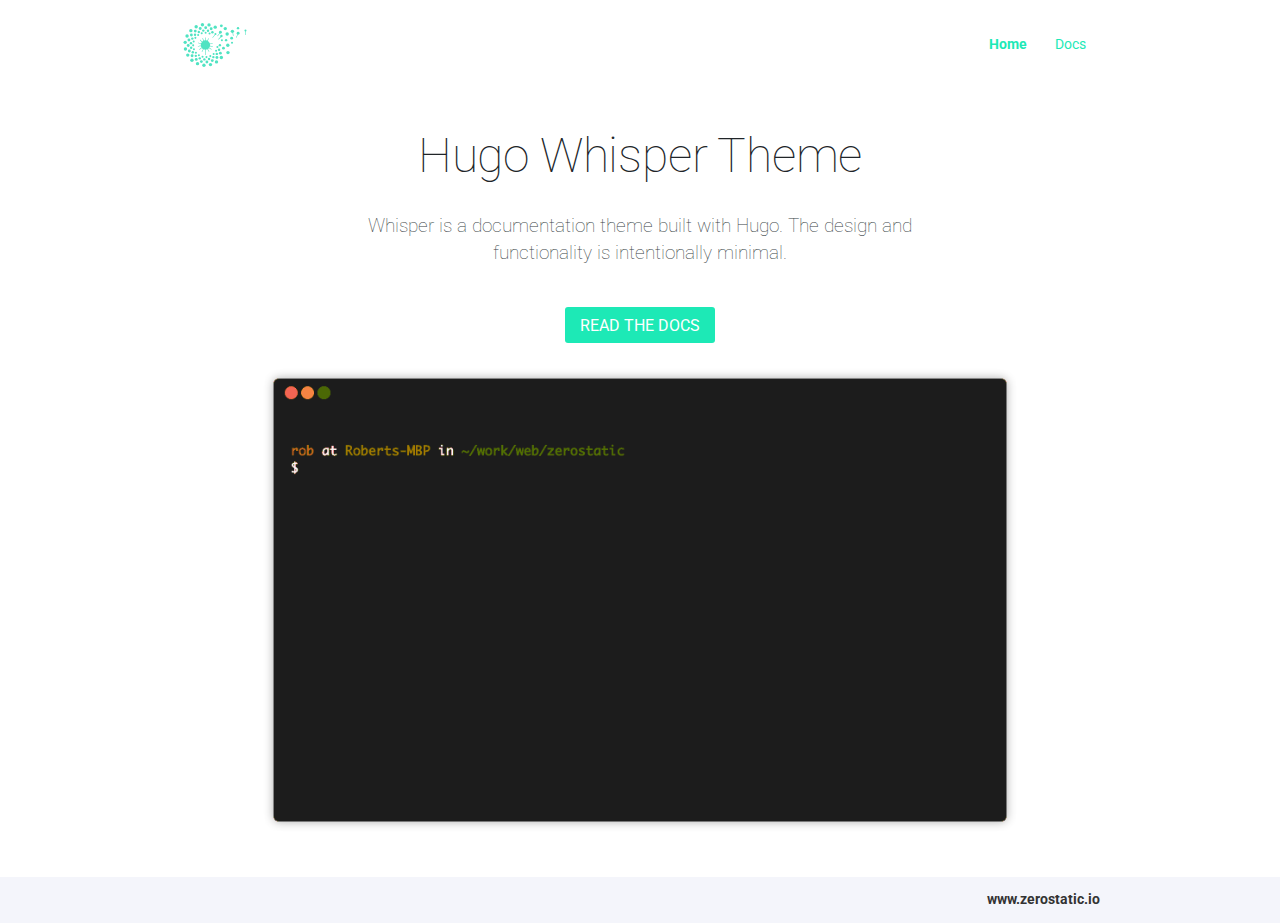
<file: index.html>
<!DOCTYPE html>
<html lang="en">

<head>
	<meta name="generator" content="Hugo 0.78.2" />
  <meta charset="utf-8">
  <meta http-equiv="x-ua-compatible" content="ie=edge">
  <title>Hugo Whisper Theme</title>
  <meta name="viewport" content="width=device-width, initial-scale=1">
  
<meta name="description" content="Hugo Whisper is a documentation theme built with Hugo." />
<meta property="og:title" content="Hugo Whisper Theme" />
<meta property="og:type" content="website" />
<meta property="og:url" content="https://hugo-whisper.netlify.app" />
<meta property="og:image" content="https://raw.githubusercontent.com/JugglerX/hugo-whisper-theme/master/images/tn.png" />
<meta property="og:description" content="Hugo Whisper is a documentation theme built with Hugo." />
<meta name="twitter:card" content="summary" />
<meta name="twitter:site" content="@zerostaticio" />
<meta name="twitter:creator" content="@zerostaticio" />

  <link rel="icon" href="/favicon.png">

  
  
  <link rel="stylesheet" href="/css/style.min.6aa5eecd4ca7c47fb2ca9b0775a7bd787e3e64a2eadf0fef8c9f924498f49127.css">
  

  

</head>

<body class='page page-home'>
  <div id="main-menu-mobile" class="main-menu-mobile">
  <ul>
    
    
    <li class="menu-item-home active">
      <a href="/">
        <span>Home</span>
      </a>
    </li>
    
    <li class="menu-item-docs">
      <a href="/docs/">
        <span>Docs</span>
      </a>
    </li>
    
  </ul>
</div>
  <div class="wrapper">
    <div class='header'>
  <div class="container">
    <div class="logo">
      <a href="/"><img alt="Logo" src="/images/logo.svg" /></a>
    </div>
    <div class="logo-mobile">
      <a href="/"><img alt="Logo" src="/images/logo-mobile.svg" /></a>
    </div>
    <div id="main-menu" class="main-menu">
  <ul>
    
    
    <li class="menu-item-home active">
      <a href="/">
        <span>Home</span>
      </a>
    </li>
    
    <li class="menu-item-docs">
      <a href="/docs/">
        <span>Docs</span>
      </a>
    </li>
    
  </ul>
</div>
    <button id="toggle-main-menu-mobile" class="hamburger hamburger--slider" type="button">
  <span class="hamburger-box">
    <span class="hamburger-inner"></span>
  </span>
</button>
  </div>
</div>


    
    
    
    

    
    
<div class="strip">
  <div class="container pt-4 pb-16">
    <div class="row">
      <div class="col-12">
        <h1 class="title">Hugo Whisper Theme</h1>
        <div class="content">
          
          <p>Whisper is a documentation theme built with Hugo. The design and functionality is intentionally minimal.</p>
          
        </div>
        <a class="button button-primary mb-2" href="/docs">
          Read The Docs
        </a>
      </div>
    </div>
  </div>
</div>


<div class="strip">
  <div class="container pt-4 pb-4">
    <div class="row justify-content-center">
      <div class="col-12 col-md-10">
        <div class="terminal">
          <img src="/images/terminal.gif" />
        </div>
      </div>
    </div>
  </div>
</div>



    
  </div>

  <div class="sub-footer">
  <div class="container">
    <div class="row">
      <div class="col-12">
        <div class="sub-footer-inner">
          <ul>
            <li class="zerostatic"><a href="https://www.zerostatic.io">www.zerostatic.io</a></li>
          </ul>
        </div>
      </div>
    </div>
  </div>
</div>

  

  
  

  
  <script type="text/javascript" src="/js/scripts.min.1237ff71925bb8625c97a9af8db4c54525258bedfd7c47493daaff723bea755e.js"></script>
  

  
  
  
    
  


</body>

</html>
</file>
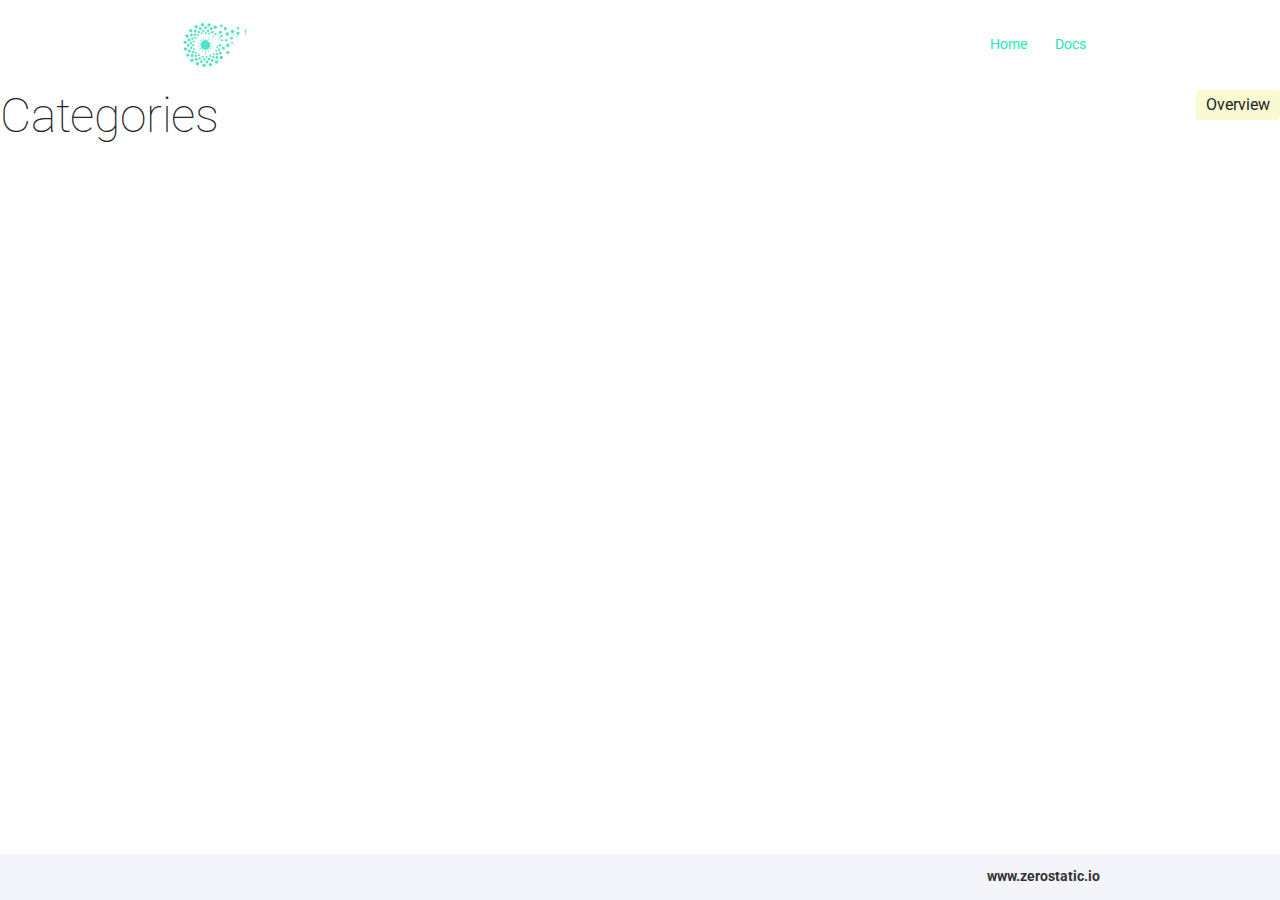
<file: categories/index.html>
<!DOCTYPE html>
<html lang="en">

<head>
  <meta charset="utf-8">
  <meta http-equiv="x-ua-compatible" content="ie=edge">
  <title>Categories - Hugo Whisper Theme</title>
  <meta name="viewport" content="width=device-width, initial-scale=1">
  
  <link rel="icon" href="/favicon.png">

  
  
  <link rel="stylesheet" href="/css/style.min.6aa5eecd4ca7c47fb2ca9b0775a7bd787e3e64a2eadf0fef8c9f924498f49127.css">
  

  

</head>

<body class='page page-default-list'>
  <div id="main-menu-mobile" class="main-menu-mobile">
  <ul>
    
    
    <li class="menu-item-home">
      <a href="/">
        <span>Home</span>
      </a>
    </li>
    
    <li class="menu-item-docs">
      <a href="/docs/">
        <span>Docs</span>
      </a>
    </li>
    
  </ul>
</div>
  <div class="wrapper">
    <div class='header'>
  <div class="container">
    <div class="logo">
      <a href="/"><img alt="Logo" src="/images/logo.svg" /></a>
    </div>
    <div class="logo-mobile">
      <a href="/"><img alt="Logo" src="/images/logo-mobile.svg" /></a>
    </div>
    <div id="main-menu" class="main-menu">
  <ul>
    
    
    <li class="menu-item-home">
      <a href="/">
        <span>Home</span>
      </a>
    </li>
    
    <li class="menu-item-docs">
      <a href="/docs/">
        <span>Docs</span>
      </a>
    </li>
    
  </ul>
</div>
    <button id="toggle-main-menu-mobile" class="hamburger hamburger--slider" type="button">
  <span class="hamburger-box">
    <span class="hamburger-inner"></span>
  </span>
</button>
  </div>
</div>


    
    
    
    

    
    

<span class="overview">Overview</span>
<h1 class="title">Categories</h1>
<div class="content">
  
</div>




    
  </div>

  <div class="sub-footer">
  <div class="container">
    <div class="row">
      <div class="col-12">
        <div class="sub-footer-inner">
          <ul>
            <li class="zerostatic"><a href="https://www.zerostatic.io">www.zerostatic.io</a></li>
          </ul>
        </div>
      </div>
    </div>
  </div>
</div>

  

  
  

  
  <script type="text/javascript" src="/js/scripts.min.1237ff71925bb8625c97a9af8db4c54525258bedfd7c47493daaff723bea755e.js"></script>
  

  
  
  
    
  


</body>

</html>
</file>
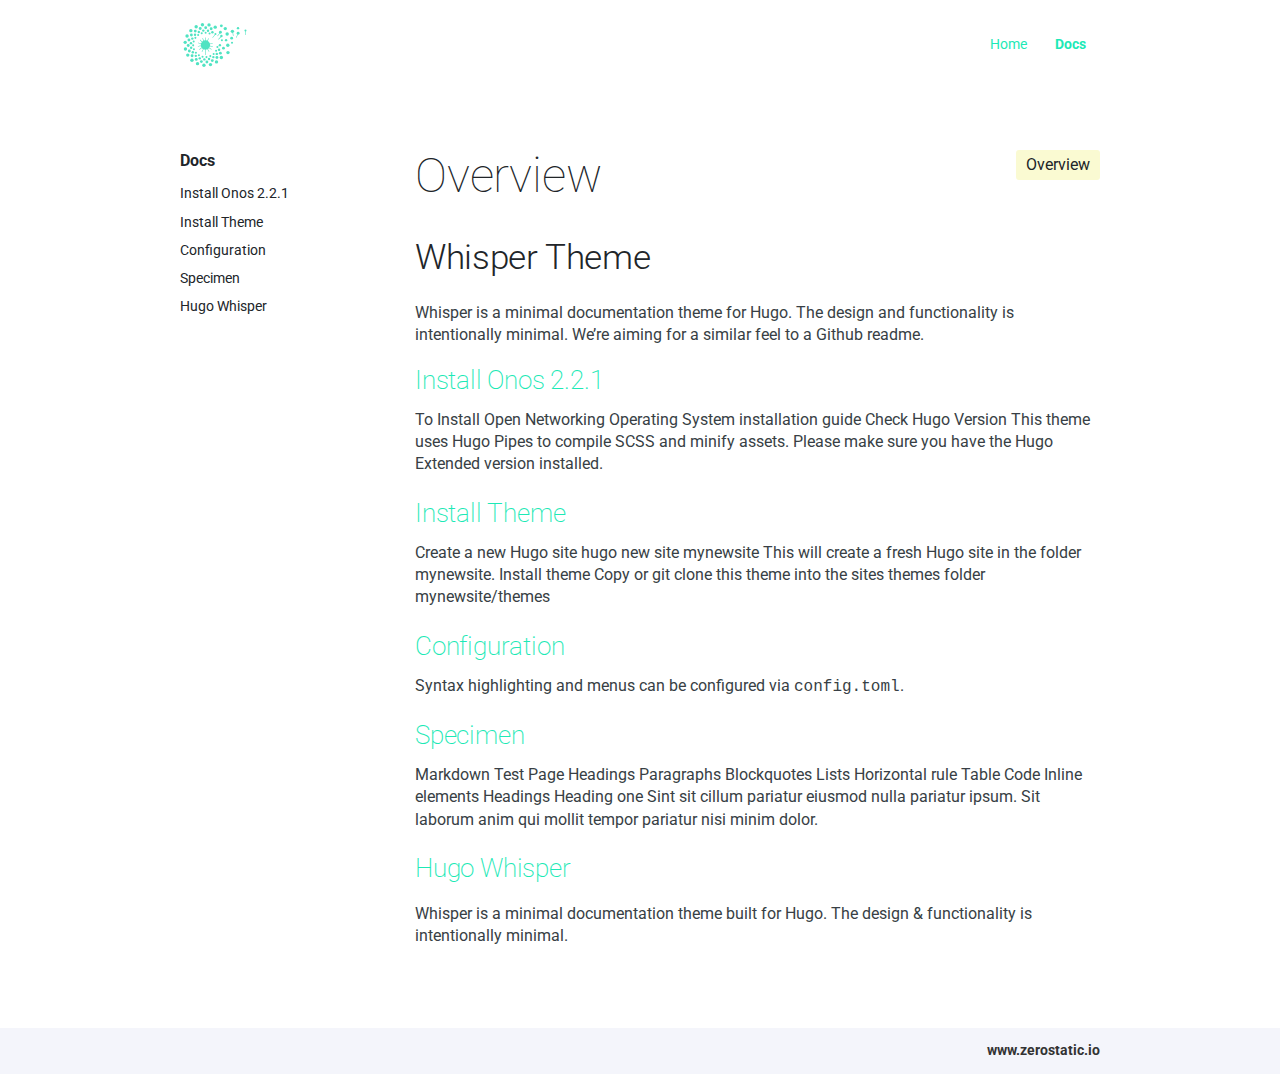
<file: docs/index.html>
<!DOCTYPE html>
<html lang="en">

<head>
  <meta charset="utf-8">
  <meta http-equiv="x-ua-compatible" content="ie=edge">
  <title>Overview - Hugo Whisper Theme</title>
  <meta name="viewport" content="width=device-width, initial-scale=1">
  
  <link rel="icon" href="/favicon.png">

  
  
  <link rel="stylesheet" href="/css/style.min.6aa5eecd4ca7c47fb2ca9b0775a7bd787e3e64a2eadf0fef8c9f924498f49127.css">
  

  

</head>

<body class='page page-default-list'>
  <div id="main-menu-mobile" class="main-menu-mobile">
  <ul>
    
    
    <li class="menu-item-home">
      <a href="/">
        <span>Home</span>
      </a>
    </li>
    
    <li class="menu-item-docs active">
      <a href="/docs/">
        <span>Docs</span>
      </a>
    </li>
    
  </ul>
</div>
  <div class="wrapper">
    <div class='header'>
  <div class="container">
    <div class="logo">
      <a href="/"><img alt="Logo" src="/images/logo.svg" /></a>
    </div>
    <div class="logo-mobile">
      <a href="/"><img alt="Logo" src="/images/logo-mobile.svg" /></a>
    </div>
    <div id="main-menu" class="main-menu">
  <ul>
    
    
    <li class="menu-item-home">
      <a href="/">
        <span>Home</span>
      </a>
    </li>
    
    <li class="menu-item-docs active">
      <a href="/docs/">
        <span>Docs</span>
      </a>
    </li>
    
  </ul>
</div>
    <button id="toggle-main-menu-mobile" class="hamburger hamburger--slider" type="button">
  <span class="hamburger-box">
    <span class="hamburger-inner"></span>
  </span>
</button>
  </div>
</div>


    
    
    
    
    
    

    
    <div class="container pt-2 pt-md-6 pb-3 pb-md-6">
      <div class="row">
        <div class="col-12 col-md-3 mb-3">
          <div class="sidebar">
            
<div class="docs-menu">
  <h4>Docs</h4>
  <ul>
    
    <li class="">
      <a href="/docs/install-hugo/">Install Onos 2.2.1</a>
    </li>
    
    <li class="">
      <a href="/docs/install-theme/">Install Theme</a>
    </li>
    
    <li class="">
      <a href="/docs/configure/">Configuration</a>
    </li>
    
    <li class="">
      <a href="/docs/specimen/">Specimen</a>
    </li>
    
    <li class="">
      <a href="/docs/example/">Hugo Whisper</a>
    </li>
    
  </ul>
</div>

          </div>
        </div>
        <div class="col-12 col-md-9">
          

<span class="overview">Overview</span>
<h1 class="title">Overview</h1>
<div class="content">
  <h2 id="whisper-theme">Whisper Theme</h2>
<p>Whisper is a minimal documentation theme for Hugo. The design and functionality is intentionally minimal. We’re aiming for a similar feel to a Github readme.</p>

</div>


<div class="summary mb-2">
  
  <h2 class="title-summary"><a href="/docs/install-hugo/">Install Onos 2.2.1</a></h2>
  <p>To Install Open Networking Operating System installation guide
Check Hugo Version This theme uses Hugo Pipes to compile SCSS and minify assets. Please make sure you have the Hugo Extended version installed.</p>
</div>


<div class="summary mb-2">
  
  <h2 class="title-summary"><a href="/docs/install-theme/">Install Theme</a></h2>
  <p>Create a new Hugo site hugo new site mynewsite This will create a fresh Hugo site in the folder mynewsite.
Install theme Copy or git clone this theme into the sites themes folder mynewsite/themes</p>
</div>


<div class="summary mb-2">
  
  <h2 class="title-summary"><a href="/docs/configure/">Configuration</a></h2>
  <p>Syntax highlighting and menus can be configured via <code>config.toml</code>.</p>
</div>


<div class="summary mb-2">
  
  <h2 class="title-summary"><a href="/docs/specimen/">Specimen</a></h2>
  <p>Markdown Test Page  Headings Paragraphs Blockquotes Lists Horizontal rule Table Code Inline elements   Headings Heading one Sint sit cillum pariatur eiusmod nulla pariatur ipsum. Sit laborum anim qui mollit tempor pariatur nisi minim dolor.</p>
</div>


<div class="summary mb-2">
  
  <h2 class="title-summary"><a href="/docs/example/">Hugo Whisper</a></h2>
  <p><p>Whisper is a minimal documentation theme built for Hugo. The design &amp; functionality is intentionally minimal.</p></p>
</div>




        </div>
      </div>
    </div>
    
  </div>

  <div class="sub-footer">
  <div class="container">
    <div class="row">
      <div class="col-12">
        <div class="sub-footer-inner">
          <ul>
            <li class="zerostatic"><a href="https://www.zerostatic.io">www.zerostatic.io</a></li>
          </ul>
        </div>
      </div>
    </div>
  </div>
</div>

  

  
  

  
  <script type="text/javascript" src="/js/scripts.min.1237ff71925bb8625c97a9af8db4c54525258bedfd7c47493daaff723bea755e.js"></script>
  

  
  
  
    
  


</body>

</html>
</file>
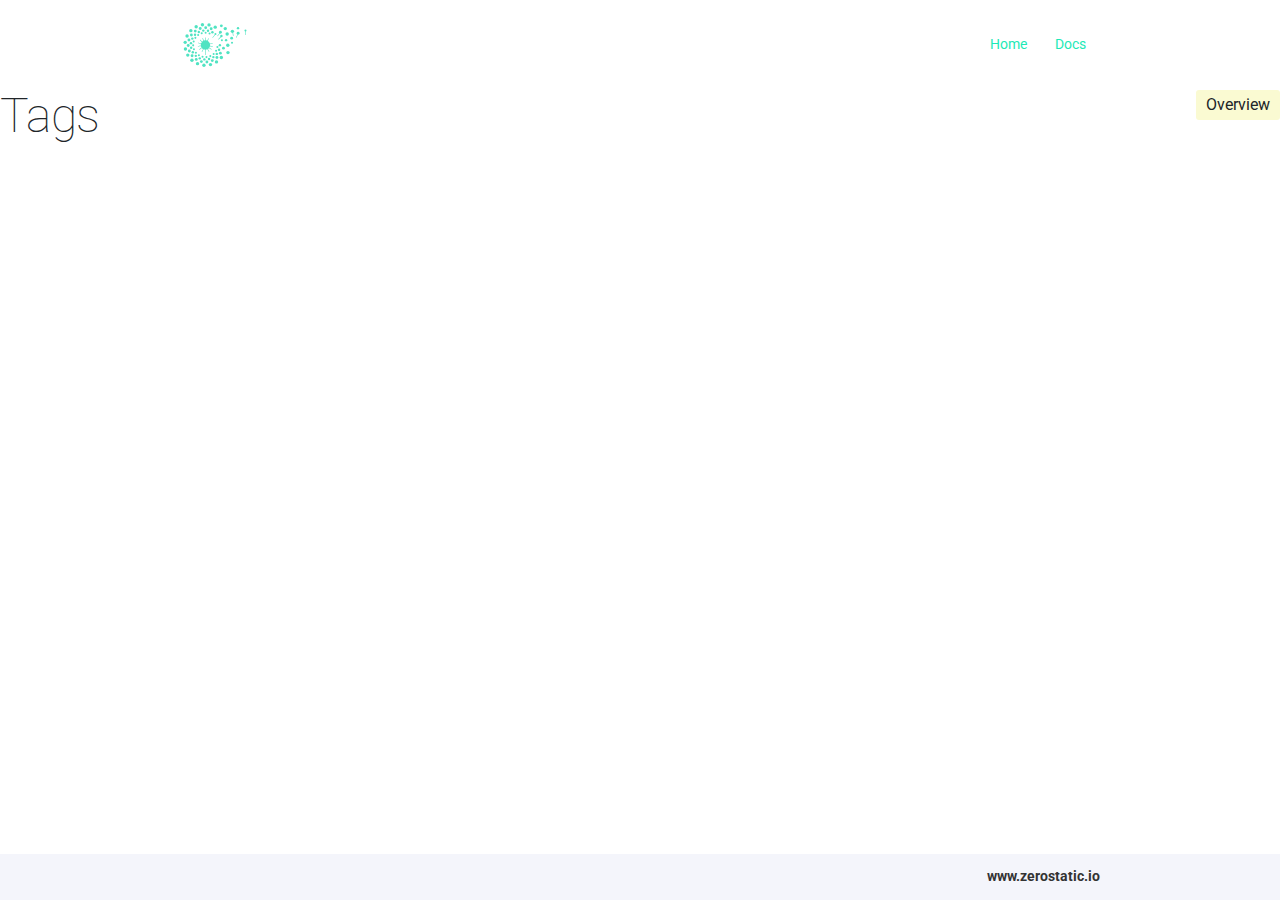
<file: tags/index.html>
<!DOCTYPE html>
<html lang="en">

<head>
  <meta charset="utf-8">
  <meta http-equiv="x-ua-compatible" content="ie=edge">
  <title>Tags - Hugo Whisper Theme</title>
  <meta name="viewport" content="width=device-width, initial-scale=1">
  
  <link rel="icon" href="/favicon.png">

  
  
  <link rel="stylesheet" href="/css/style.min.6aa5eecd4ca7c47fb2ca9b0775a7bd787e3e64a2eadf0fef8c9f924498f49127.css">
  

  

</head>

<body class='page page-default-list'>
  <div id="main-menu-mobile" class="main-menu-mobile">
  <ul>
    
    
    <li class="menu-item-home">
      <a href="/">
        <span>Home</span>
      </a>
    </li>
    
    <li class="menu-item-docs">
      <a href="/docs/">
        <span>Docs</span>
      </a>
    </li>
    
  </ul>
</div>
  <div class="wrapper">
    <div class='header'>
  <div class="container">
    <div class="logo">
      <a href="/"><img alt="Logo" src="/images/logo.svg" /></a>
    </div>
    <div class="logo-mobile">
      <a href="/"><img alt="Logo" src="/images/logo-mobile.svg" /></a>
    </div>
    <div id="main-menu" class="main-menu">
  <ul>
    
    
    <li class="menu-item-home">
      <a href="/">
        <span>Home</span>
      </a>
    </li>
    
    <li class="menu-item-docs">
      <a href="/docs/">
        <span>Docs</span>
      </a>
    </li>
    
  </ul>
</div>
    <button id="toggle-main-menu-mobile" class="hamburger hamburger--slider" type="button">
  <span class="hamburger-box">
    <span class="hamburger-inner"></span>
  </span>
</button>
  </div>
</div>


    
    
    
    

    
    

<span class="overview">Overview</span>
<h1 class="title">Tags</h1>
<div class="content">
  
</div>




    
  </div>

  <div class="sub-footer">
  <div class="container">
    <div class="row">
      <div class="col-12">
        <div class="sub-footer-inner">
          <ul>
            <li class="zerostatic"><a href="https://www.zerostatic.io">www.zerostatic.io</a></li>
          </ul>
        </div>
      </div>
    </div>
  </div>
</div>

  

  
  

  
  <script type="text/javascript" src="/js/scripts.min.1237ff71925bb8625c97a9af8db4c54525258bedfd7c47493daaff723bea755e.js"></script>
  

  
  
  
    
  


</body>

</html>
</file>
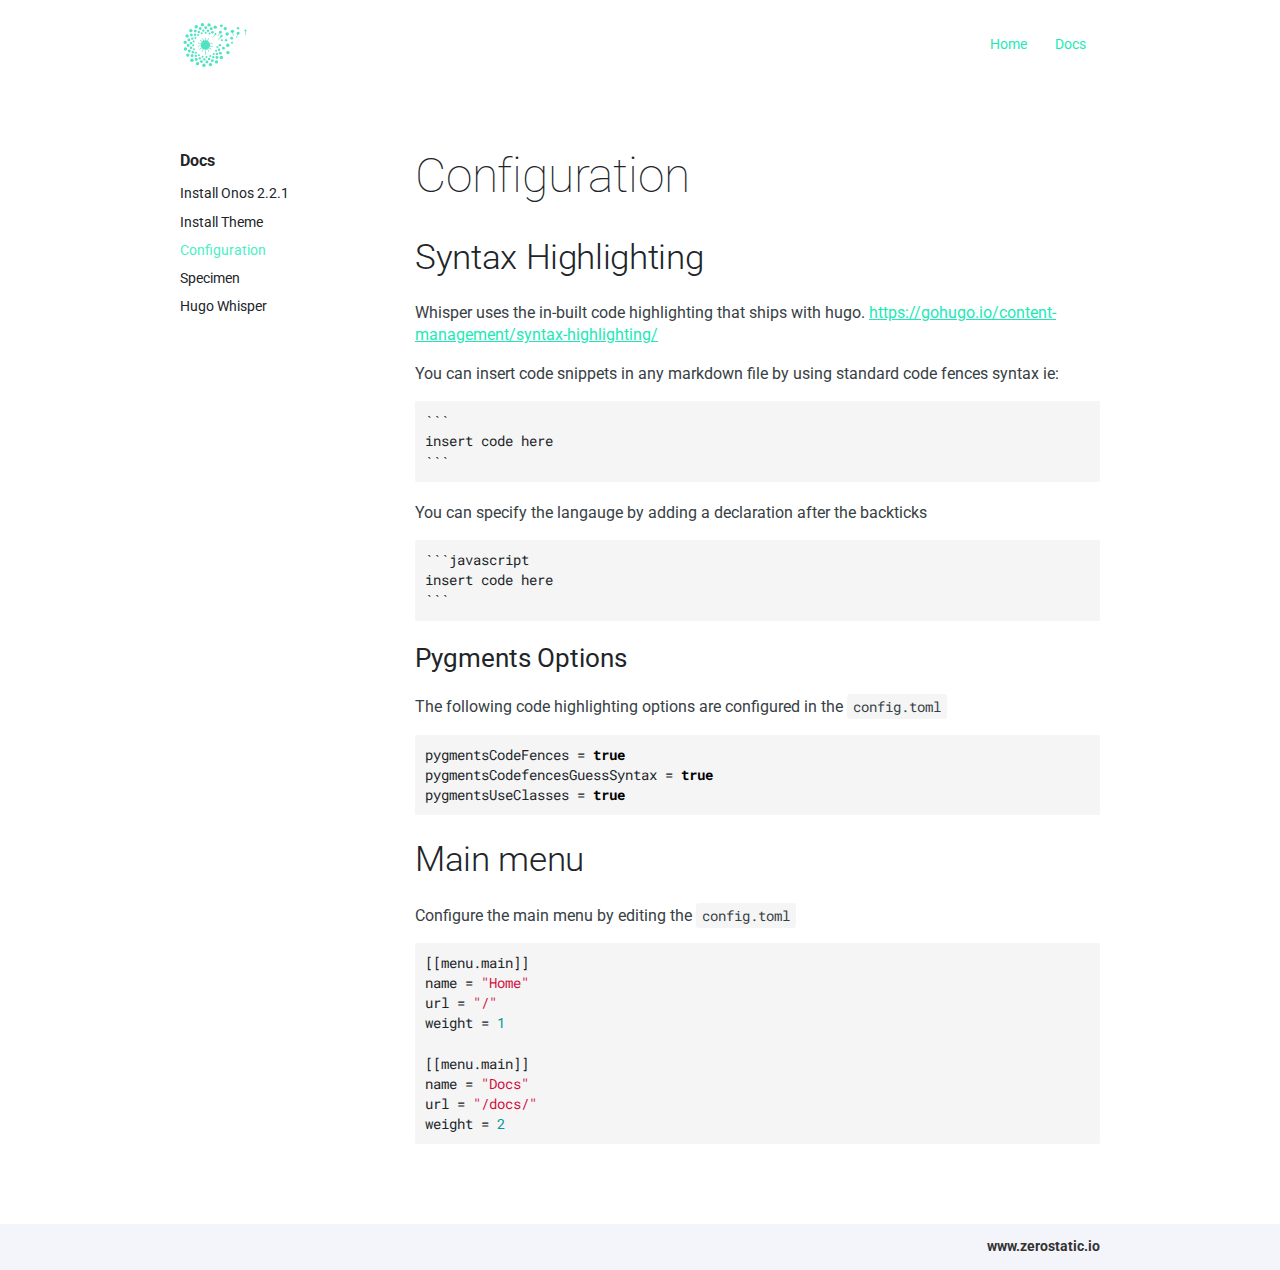
<file: docs/configure/index.html>
<!DOCTYPE html>
<html lang="en">

<head>
  <meta charset="utf-8">
  <meta http-equiv="x-ua-compatible" content="ie=edge">
  <title>Configuration - Hugo Whisper Theme</title>
  <meta name="viewport" content="width=device-width, initial-scale=1">
  
  <link rel="icon" href="/favicon.png">

  
  
  <link rel="stylesheet" href="/css/style.min.6aa5eecd4ca7c47fb2ca9b0775a7bd787e3e64a2eadf0fef8c9f924498f49127.css">
  

  

</head>

<body class='page page-default-single'>
  <div id="main-menu-mobile" class="main-menu-mobile">
  <ul>
    
    
    <li class="menu-item-home">
      <a href="/">
        <span>Home</span>
      </a>
    </li>
    
    <li class="menu-item-docs">
      <a href="/docs/">
        <span>Docs</span>
      </a>
    </li>
    
  </ul>
</div>
  <div class="wrapper">
    <div class='header'>
  <div class="container">
    <div class="logo">
      <a href="/"><img alt="Logo" src="/images/logo.svg" /></a>
    </div>
    <div class="logo-mobile">
      <a href="/"><img alt="Logo" src="/images/logo-mobile.svg" /></a>
    </div>
    <div id="main-menu" class="main-menu">
  <ul>
    
    
    <li class="menu-item-home">
      <a href="/">
        <span>Home</span>
      </a>
    </li>
    
    <li class="menu-item-docs">
      <a href="/docs/">
        <span>Docs</span>
      </a>
    </li>
    
  </ul>
</div>
    <button id="toggle-main-menu-mobile" class="hamburger hamburger--slider" type="button">
  <span class="hamburger-box">
    <span class="hamburger-inner"></span>
  </span>
</button>
  </div>
</div>


    
    
    
    
    
    

    
    <div class="container pt-2 pt-md-6 pb-3 pb-md-6">
      <div class="row">
        <div class="col-12 col-md-3 mb-3">
          <div class="sidebar">
            
<div class="docs-menu">
  <h4>Docs</h4>
  <ul>
    
    <li class="">
      <a href="/docs/install-hugo/">Install Onos 2.2.1</a>
    </li>
    
    <li class="">
      <a href="/docs/install-theme/">Install Theme</a>
    </li>
    
    <li class="active ">
      <a href="/docs/configure/">Configuration</a>
    </li>
    
    <li class="">
      <a href="/docs/specimen/">Specimen</a>
    </li>
    
    <li class="">
      <a href="/docs/example/">Hugo Whisper</a>
    </li>
    
  </ul>
</div>

          </div>
        </div>
        <div class="col-12 col-md-9">
          
<h1 class="title">Configuration</h1>
<div class="content ">
  <h2 id="syntax-highlighting">Syntax Highlighting</h2>
<p>Whisper uses the in-built code highlighting that ships with hugo. <a href="https://gohugo.io/content-management/syntax-highlighting/">https://gohugo.io/content-management/syntax-highlighting/</a></p>
<p>You can insert code snippets in any markdown file by using standard code fences syntax ie:</p>
<div class="highlight"><pre class="chroma"><code class="language-fallback" data-lang="fallback">```
insert code here
```
</code></pre></div><p>You can specify the langauge by adding a declaration after the backticks</p>
<div class="highlight"><pre class="chroma"><code class="language-fallback" data-lang="fallback">```javascript
insert code here
```
</code></pre></div><h3 id="pygments-options">Pygments Options</h3>
<p>The following code highlighting options are configured in the <code>config.toml</code></p>
<div class="highlight"><pre class="chroma"><code class="language-toml" data-lang="toml"><span class="nx">pygmentsCodeFences</span> <span class="p">=</span> <span class="kc">true</span>
<span class="nx">pygmentsCodefencesGuessSyntax</span> <span class="p">=</span> <span class="kc">true</span>
<span class="nx">pygmentsUseClasses</span> <span class="p">=</span> <span class="kc">true</span>
</code></pre></div><h2 id="main-menu">Main menu</h2>
<p>Configure the main menu by editing the <code>config.toml</code></p>
<div class="highlight"><pre class="chroma"><code class="language-toml" data-lang="toml"><span class="p">[[</span><span class="nx">menu</span><span class="p">.</span><span class="nx">main</span><span class="p">]]</span>
<span class="nx">name</span> <span class="p">=</span> <span class="s2">&#34;Home&#34;</span>
<span class="nx">url</span> <span class="p">=</span> <span class="s2">&#34;/&#34;</span>
<span class="nx">weight</span> <span class="p">=</span> <span class="mi">1</span>

<span class="p">[[</span><span class="nx">menu</span><span class="p">.</span><span class="nx">main</span><span class="p">]]</span>
<span class="nx">name</span> <span class="p">=</span> <span class="s2">&#34;Docs&#34;</span>
<span class="nx">url</span> <span class="p">=</span> <span class="s2">&#34;/docs/&#34;</span>
<span class="nx">weight</span> <span class="p">=</span> <span class="mi">2</span>
</code></pre></div>
</div>
</div>

        </div>
      </div>
    </div>
    
  </div>

  <div class="sub-footer">
  <div class="container">
    <div class="row">
      <div class="col-12">
        <div class="sub-footer-inner">
          <ul>
            <li class="zerostatic"><a href="https://www.zerostatic.io">www.zerostatic.io</a></li>
          </ul>
        </div>
      </div>
    </div>
  </div>
</div>

  

  
  

  
  <script type="text/javascript" src="/js/scripts.min.1237ff71925bb8625c97a9af8db4c54525258bedfd7c47493daaff723bea755e.js"></script>
  

  
  
  
    
  


</body>

</html>
</file>
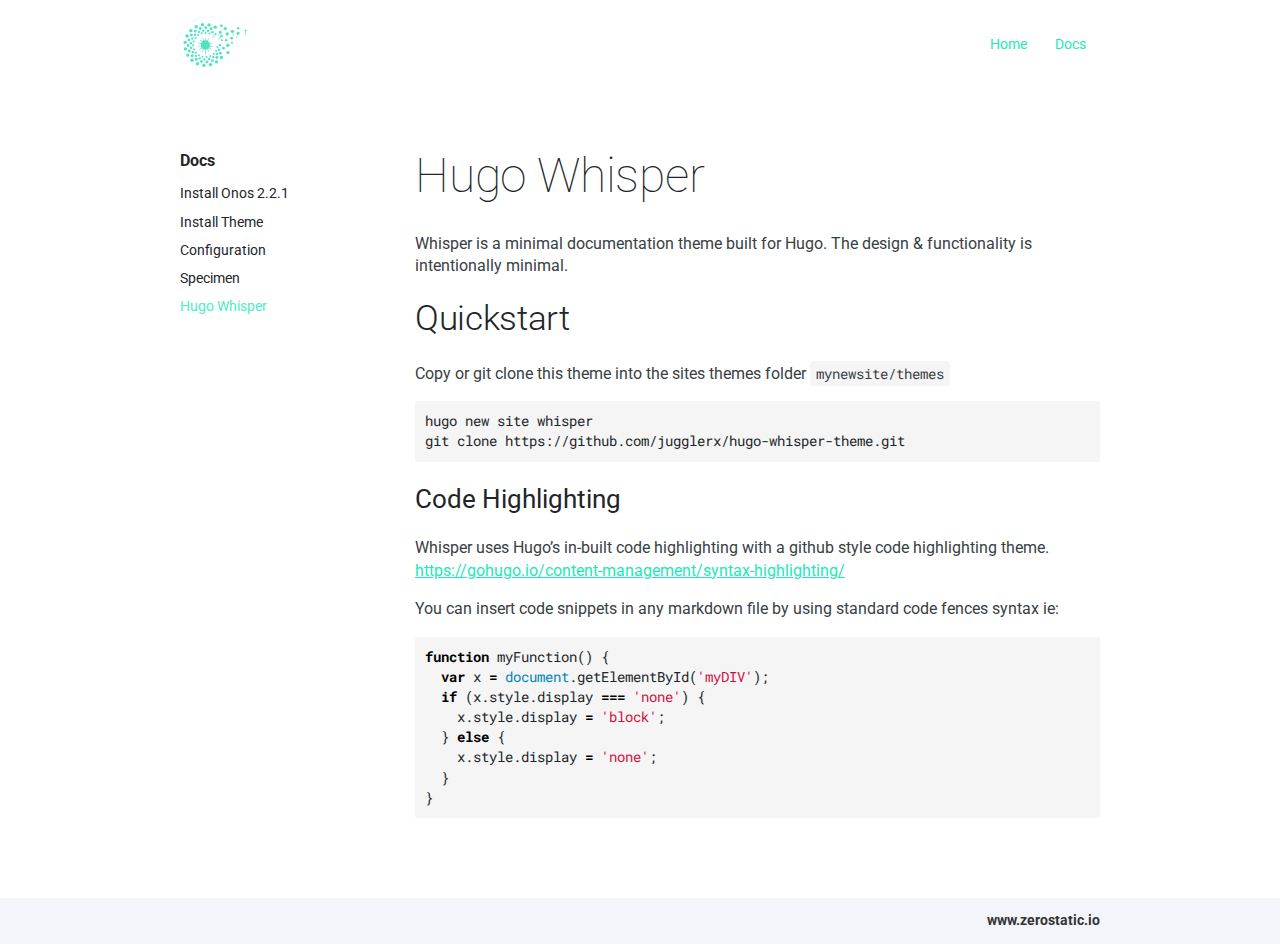
<file: docs/example/index.html>
<!DOCTYPE html>
<html lang="en">

<head>
  <meta charset="utf-8">
  <meta http-equiv="x-ua-compatible" content="ie=edge">
  <title>Hugo Whisper - Hugo Whisper Theme</title>
  <meta name="viewport" content="width=device-width, initial-scale=1">
  
  <link rel="icon" href="/favicon.png">

  
  
  <link rel="stylesheet" href="/css/style.min.6aa5eecd4ca7c47fb2ca9b0775a7bd787e3e64a2eadf0fef8c9f924498f49127.css">
  

  

</head>

<body class='page page-default-single'>
  <div id="main-menu-mobile" class="main-menu-mobile">
  <ul>
    
    
    <li class="menu-item-home">
      <a href="/">
        <span>Home</span>
      </a>
    </li>
    
    <li class="menu-item-docs">
      <a href="/docs/">
        <span>Docs</span>
      </a>
    </li>
    
  </ul>
</div>
  <div class="wrapper">
    <div class='header'>
  <div class="container">
    <div class="logo">
      <a href="/"><img alt="Logo" src="/images/logo.svg" /></a>
    </div>
    <div class="logo-mobile">
      <a href="/"><img alt="Logo" src="/images/logo-mobile.svg" /></a>
    </div>
    <div id="main-menu" class="main-menu">
  <ul>
    
    
    <li class="menu-item-home">
      <a href="/">
        <span>Home</span>
      </a>
    </li>
    
    <li class="menu-item-docs">
      <a href="/docs/">
        <span>Docs</span>
      </a>
    </li>
    
  </ul>
</div>
    <button id="toggle-main-menu-mobile" class="hamburger hamburger--slider" type="button">
  <span class="hamburger-box">
    <span class="hamburger-inner"></span>
  </span>
</button>
  </div>
</div>


    
    
    
    
    
    

    
    <div class="container pt-2 pt-md-6 pb-3 pb-md-6">
      <div class="row">
        <div class="col-12 col-md-3 mb-3">
          <div class="sidebar">
            
<div class="docs-menu">
  <h4>Docs</h4>
  <ul>
    
    <li class="">
      <a href="/docs/install-hugo/">Install Onos 2.2.1</a>
    </li>
    
    <li class="">
      <a href="/docs/install-theme/">Install Theme</a>
    </li>
    
    <li class="">
      <a href="/docs/configure/">Configuration</a>
    </li>
    
    <li class="">
      <a href="/docs/specimen/">Specimen</a>
    </li>
    
    <li class="active ">
      <a href="/docs/example/">Hugo Whisper</a>
    </li>
    
  </ul>
</div>

          </div>
        </div>
        <div class="col-12 col-md-9">
          
<h1 class="title">Hugo Whisper</h1>
<div class="content ">
  <p>Whisper is a minimal documentation theme built for Hugo. The design &amp; functionality is intentionally minimal.</p>
<h2 id="quickstart">Quickstart</h2>
<p>Copy or git clone this theme into the sites themes folder <code>mynewsite/themes</code></p>
<div class="highlight"><pre class="chroma"><code class="language-fallback" data-lang="fallback">hugo new site whisper
git clone https://github.com/jugglerx/hugo-whisper-theme.git
</code></pre></div><h3 id="code-highlighting">Code Highlighting</h3>
<p>Whisper uses Hugo&rsquo;s in-built code highlighting with a github style code highlighting theme. <a href="https://gohugo.io/content-management/syntax-highlighting/">https://gohugo.io/content-management/syntax-highlighting/</a></p>
<p>You can insert code snippets in any markdown file by using standard code fences syntax ie:</p>
<div class="highlight"><pre class="chroma"><code class="language-js" data-lang="js"><span class="kd">function</span> <span class="nx">myFunction</span><span class="p">()</span> <span class="p">{</span>
  <span class="kd">var</span> <span class="nx">x</span> <span class="o">=</span> <span class="nb">document</span><span class="p">.</span><span class="nx">getElementById</span><span class="p">(</span><span class="s1">&#39;myDIV&#39;</span><span class="p">);</span>
  <span class="k">if</span> <span class="p">(</span><span class="nx">x</span><span class="p">.</span><span class="nx">style</span><span class="p">.</span><span class="nx">display</span> <span class="o">===</span> <span class="s1">&#39;none&#39;</span><span class="p">)</span> <span class="p">{</span>
    <span class="nx">x</span><span class="p">.</span><span class="nx">style</span><span class="p">.</span><span class="nx">display</span> <span class="o">=</span> <span class="s1">&#39;block&#39;</span><span class="p">;</span>
  <span class="p">}</span> <span class="k">else</span> <span class="p">{</span>
    <span class="nx">x</span><span class="p">.</span><span class="nx">style</span><span class="p">.</span><span class="nx">display</span> <span class="o">=</span> <span class="s1">&#39;none&#39;</span><span class="p">;</span>
  <span class="p">}</span>
<span class="p">}</span>
</code></pre></div>
</div>
</div>

        </div>
      </div>
    </div>
    
  </div>

  <div class="sub-footer">
  <div class="container">
    <div class="row">
      <div class="col-12">
        <div class="sub-footer-inner">
          <ul>
            <li class="zerostatic"><a href="https://www.zerostatic.io">www.zerostatic.io</a></li>
          </ul>
        </div>
      </div>
    </div>
  </div>
</div>

  

  
  

  
  <script type="text/javascript" src="/js/scripts.min.1237ff71925bb8625c97a9af8db4c54525258bedfd7c47493daaff723bea755e.js"></script>
  

  
  
  
    
  


</body>

</html>
</file>
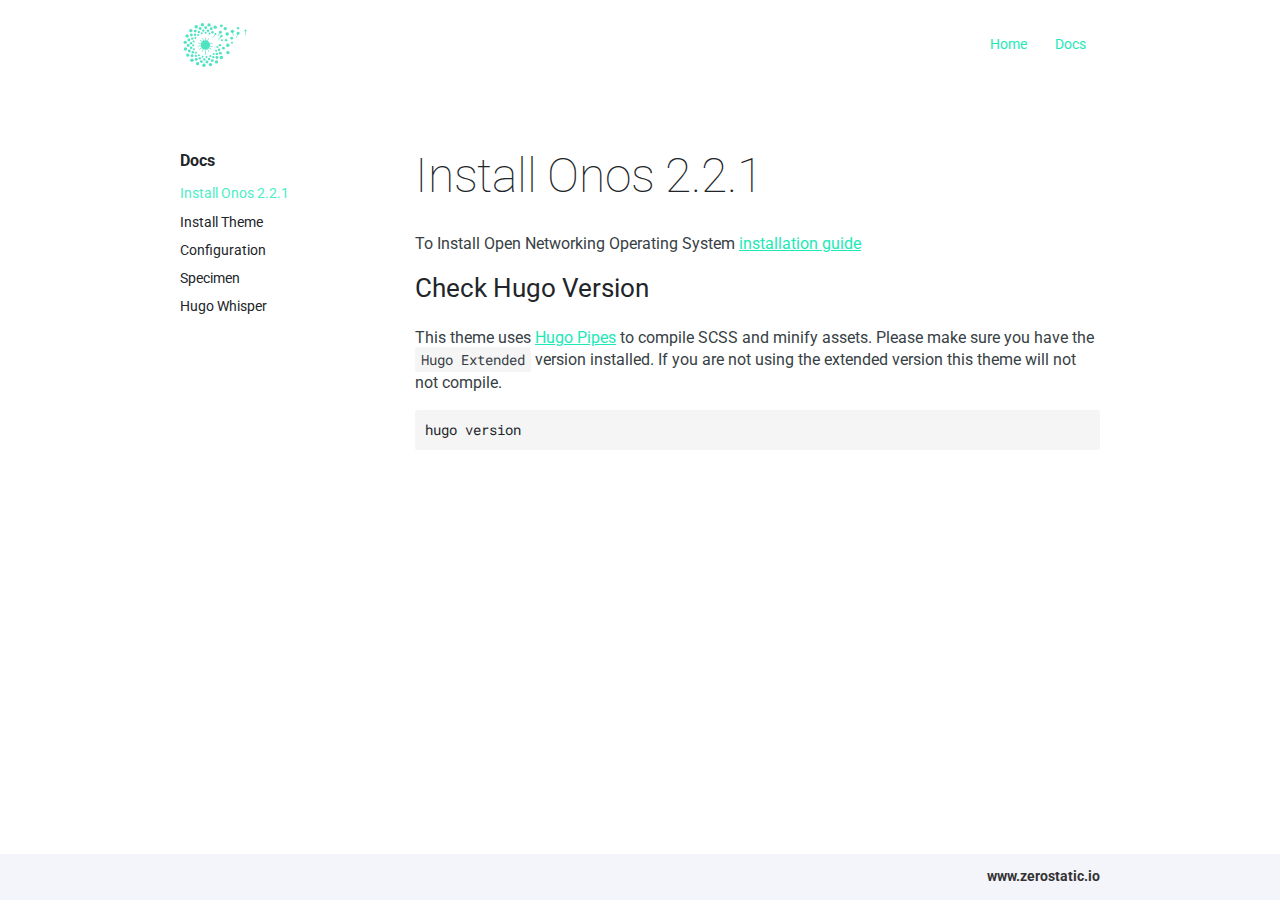
<file: docs/install-hugo/index.html>
<!DOCTYPE html>
<html lang="en">

<head>
  <meta charset="utf-8">
  <meta http-equiv="x-ua-compatible" content="ie=edge">
  <title>Install Onos 2.2.1 - Hugo Whisper Theme</title>
  <meta name="viewport" content="width=device-width, initial-scale=1">
  
  <link rel="icon" href="/favicon.png">

  
  
  <link rel="stylesheet" href="/css/style.min.6aa5eecd4ca7c47fb2ca9b0775a7bd787e3e64a2eadf0fef8c9f924498f49127.css">
  

  

</head>

<body class='page page-default-single'>
  <div id="main-menu-mobile" class="main-menu-mobile">
  <ul>
    
    
    <li class="menu-item-home">
      <a href="/">
        <span>Home</span>
      </a>
    </li>
    
    <li class="menu-item-docs">
      <a href="/docs/">
        <span>Docs</span>
      </a>
    </li>
    
  </ul>
</div>
  <div class="wrapper">
    <div class='header'>
  <div class="container">
    <div class="logo">
      <a href="/"><img alt="Logo" src="/images/logo.svg" /></a>
    </div>
    <div class="logo-mobile">
      <a href="/"><img alt="Logo" src="/images/logo-mobile.svg" /></a>
    </div>
    <div id="main-menu" class="main-menu">
  <ul>
    
    
    <li class="menu-item-home">
      <a href="/">
        <span>Home</span>
      </a>
    </li>
    
    <li class="menu-item-docs">
      <a href="/docs/">
        <span>Docs</span>
      </a>
    </li>
    
  </ul>
</div>
    <button id="toggle-main-menu-mobile" class="hamburger hamburger--slider" type="button">
  <span class="hamburger-box">
    <span class="hamburger-inner"></span>
  </span>
</button>
  </div>
</div>


    
    
    
    
    
    

    
    <div class="container pt-2 pt-md-6 pb-3 pb-md-6">
      <div class="row">
        <div class="col-12 col-md-3 mb-3">
          <div class="sidebar">
            
<div class="docs-menu">
  <h4>Docs</h4>
  <ul>
    
    <li class="active ">
      <a href="/docs/install-hugo/">Install Onos 2.2.1</a>
    </li>
    
    <li class="">
      <a href="/docs/install-theme/">Install Theme</a>
    </li>
    
    <li class="">
      <a href="/docs/configure/">Configuration</a>
    </li>
    
    <li class="">
      <a href="/docs/specimen/">Specimen</a>
    </li>
    
    <li class="">
      <a href="/docs/example/">Hugo Whisper</a>
    </li>
    
  </ul>
</div>

          </div>
        </div>
        <div class="col-12 col-md-9">
          
<h1 class="title">Install Onos 2.2.1</h1>
<div class="content ">
  <p>To Install Open Networking Operating System <a href="https://gohugo.io/getting-started/installing/">installation guide</a></p>
<h3 id="check-hugo-version">Check Hugo Version</h3>
<p>This theme uses <a href="https://gohugo.io/hugo-pipes/scss-sass/">Hugo Pipes</a> to compile SCSS and minify assets. Please make sure you have the <code>Hugo Extended</code> version installed. If you are not using the extended version this theme will not not compile.</p>
<div class="highlight"><pre class="chroma"><code class="language-fallback" data-lang="fallback">hugo version
</code></pre></div>
</div>
</div>

        </div>
      </div>
    </div>
    
  </div>

  <div class="sub-footer">
  <div class="container">
    <div class="row">
      <div class="col-12">
        <div class="sub-footer-inner">
          <ul>
            <li class="zerostatic"><a href="https://www.zerostatic.io">www.zerostatic.io</a></li>
          </ul>
        </div>
      </div>
    </div>
  </div>
</div>

  

  
  

  
  <script type="text/javascript" src="/js/scripts.min.1237ff71925bb8625c97a9af8db4c54525258bedfd7c47493daaff723bea755e.js"></script>
  

  
  
  
    
  


</body>

</html>
</file>
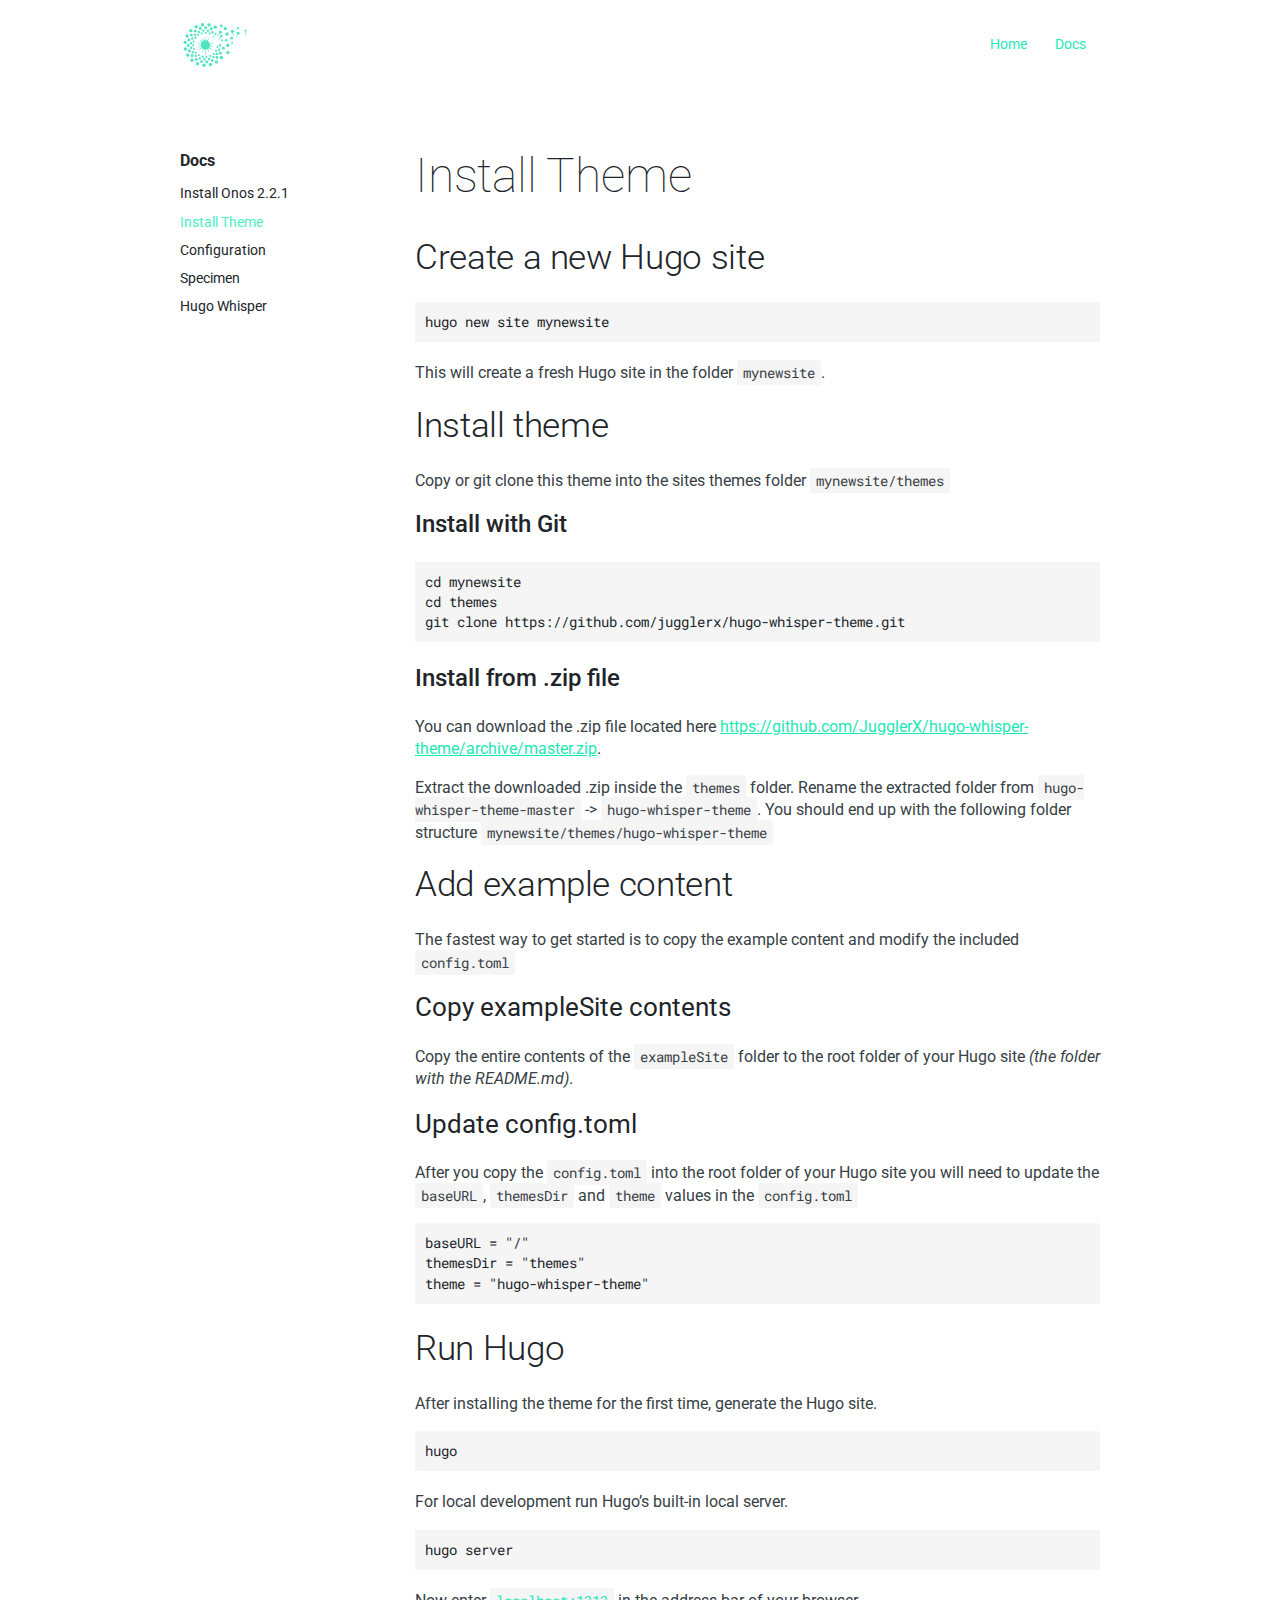
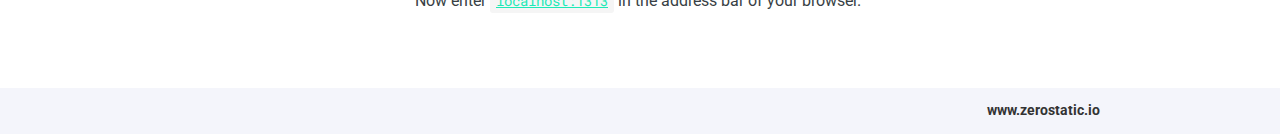
<file: docs/install-theme/index.html>
<!DOCTYPE html>
<html lang="en">

<head>
  <meta charset="utf-8">
  <meta http-equiv="x-ua-compatible" content="ie=edge">
  <title>Install Theme - Hugo Whisper Theme</title>
  <meta name="viewport" content="width=device-width, initial-scale=1">
  
  <link rel="icon" href="/favicon.png">

  
  
  <link rel="stylesheet" href="/css/style.min.6aa5eecd4ca7c47fb2ca9b0775a7bd787e3e64a2eadf0fef8c9f924498f49127.css">
  

  

</head>

<body class='page page-default-single'>
  <div id="main-menu-mobile" class="main-menu-mobile">
  <ul>
    
    
    <li class="menu-item-home">
      <a href="/">
        <span>Home</span>
      </a>
    </li>
    
    <li class="menu-item-docs">
      <a href="/docs/">
        <span>Docs</span>
      </a>
    </li>
    
  </ul>
</div>
  <div class="wrapper">
    <div class='header'>
  <div class="container">
    <div class="logo">
      <a href="/"><img alt="Logo" src="/images/logo.svg" /></a>
    </div>
    <div class="logo-mobile">
      <a href="/"><img alt="Logo" src="/images/logo-mobile.svg" /></a>
    </div>
    <div id="main-menu" class="main-menu">
  <ul>
    
    
    <li class="menu-item-home">
      <a href="/">
        <span>Home</span>
      </a>
    </li>
    
    <li class="menu-item-docs">
      <a href="/docs/">
        <span>Docs</span>
      </a>
    </li>
    
  </ul>
</div>
    <button id="toggle-main-menu-mobile" class="hamburger hamburger--slider" type="button">
  <span class="hamburger-box">
    <span class="hamburger-inner"></span>
  </span>
</button>
  </div>
</div>


    
    
    
    
    
    

    
    <div class="container pt-2 pt-md-6 pb-3 pb-md-6">
      <div class="row">
        <div class="col-12 col-md-3 mb-3">
          <div class="sidebar">
            
<div class="docs-menu">
  <h4>Docs</h4>
  <ul>
    
    <li class="">
      <a href="/docs/install-hugo/">Install Onos 2.2.1</a>
    </li>
    
    <li class="active ">
      <a href="/docs/install-theme/">Install Theme</a>
    </li>
    
    <li class="">
      <a href="/docs/configure/">Configuration</a>
    </li>
    
    <li class="">
      <a href="/docs/specimen/">Specimen</a>
    </li>
    
    <li class="">
      <a href="/docs/example/">Hugo Whisper</a>
    </li>
    
  </ul>
</div>

          </div>
        </div>
        <div class="col-12 col-md-9">
          
<h1 class="title">Install Theme</h1>
<div class="content ">
  <h2 id="create-a-new-hugo-site">Create a new Hugo site</h2>
<div class="highlight"><pre class="chroma"><code class="language-fallback" data-lang="fallback">hugo new site mynewsite
</code></pre></div><p>This will create a fresh Hugo site in the folder <code>mynewsite</code>.</p>
<h2 id="install-theme">Install theme</h2>
<p>Copy or git clone this theme into the sites themes folder <code>mynewsite/themes</code></p>
<h4 id="install-with-git">Install with Git</h4>
<div class="highlight"><pre class="chroma"><code class="language-fallback" data-lang="fallback">cd mynewsite
cd themes
git clone https://github.com/jugglerx/hugo-whisper-theme.git
</code></pre></div><h4 id="install-from-zip-file">Install from .zip file</h4>
<p>You can download the .zip file located here <a href="https://github.com/JugglerX/hugo-whisper-theme/archive/master.zip">https://github.com/JugglerX/hugo-whisper-theme/archive/master.zip</a>.</p>
<p>Extract the downloaded .zip inside the <code>themes</code> folder. Rename the extracted folder from <code>hugo-whisper-theme-master</code> -&gt; <code>hugo-whisper-theme</code>. You should end up with the following folder structure <code>mynewsite/themes/hugo-whisper-theme</code></p>
<h2 id="add-example-content">Add example content</h2>
<p>The fastest way to get started is to copy the example content and modify the included <code>config.toml</code></p>
<h3 id="copy-examplesite-contents">Copy exampleSite contents</h3>
<p>Copy the entire contents of the <code>exampleSite</code> folder to the root folder of your Hugo site <em>(the folder with the README.md)</em>.</p>
<h3 id="update-configtoml">Update config.toml</h3>
<p>After you copy the <code>config.toml</code> into the root folder of your Hugo site you will need to update the <code>baseURL</code>, <code>themesDir</code> and <code>theme</code> values in the <code>config.toml</code></p>
<div class="highlight"><pre class="chroma"><code class="language-fallback" data-lang="fallback">baseURL = &#34;/&#34;
themesDir = &#34;themes&#34;
theme = &#34;hugo-whisper-theme&#34;
</code></pre></div><h2 id="run-hugo">Run Hugo</h2>
<p>After installing the theme for the first time, generate the Hugo site.</p>
<div class="highlight"><pre class="chroma"><code class="language-fallback" data-lang="fallback">hugo
</code></pre></div><p>For local development run Hugo&rsquo;s built-in local server.</p>
<div class="highlight"><pre class="chroma"><code class="language-fallback" data-lang="fallback">hugo server
</code></pre></div><p>Now enter <a href="http://localhost:1313"><code>localhost:1313</code></a> in the address bar of your browser.</p>

</div>
</div>

        </div>
      </div>
    </div>
    
  </div>

  <div class="sub-footer">
  <div class="container">
    <div class="row">
      <div class="col-12">
        <div class="sub-footer-inner">
          <ul>
            <li class="zerostatic"><a href="https://www.zerostatic.io">www.zerostatic.io</a></li>
          </ul>
        </div>
      </div>
    </div>
  </div>
</div>

  

  
  

  
  <script type="text/javascript" src="/js/scripts.min.1237ff71925bb8625c97a9af8db4c54525258bedfd7c47493daaff723bea755e.js"></script>
  

  
  
  
    
  


</body>

</html>
</file>
<file: css/style.min.6aa5eecd4ca7c47fb2ca9b0775a7bd787e3e64a2eadf0fef8c9f924498f49127.css>
@charset "UTF-8";@import "https://fonts.googleapis.com/css?family=Roboto:300,400,500,700|Lora:400,700|Roboto+Mono:300,400";*,*::before,*::after{box-sizing:border-box}html{font-family:sans-serif;line-height:1.15;-webkit-text-size-adjust:100%;-webkit-tap-highlight-color:rgba(33,37,41,0)}article,aside,figcaption,figure,footer,header,hgroup,main,nav,section{display:block}body{margin:0;font-family:roboto,Arial,sans-serif,-apple-system;font-size:1rem;font-weight:400;line-height:1.4;color:#212529;text-align:left;background-color:#fff}[tabindex="-1"]:focus{outline:0!important}hr{box-sizing:content-box;height:0;overflow:visible}h1,h2,h3,h4,h5,h6{margin-top:0;margin-bottom:.5rem}p{margin-top:0;margin-bottom:1rem}abbr[title],abbr[data-original-title]{text-decoration:underline;text-decoration:underline dotted;cursor:help;border-bottom:0;text-decoration-skip-ink:none}address{margin-bottom:1rem;font-style:normal;line-height:inherit}ol,ul,dl{margin-top:0;margin-bottom:1rem}ol ol,ul ul,ol ul,ul ol{margin-bottom:0}dt{font-weight:700}dd{margin-bottom:.5rem;margin-left:0}blockquote{margin:0 0 1rem}b,strong{font-weight:bolder}small{font-size:80%}sub,sup{position:relative;font-size:75%;line-height:0;vertical-align:baseline}sub{bottom:-.25em}sup{top:-.5em}a{color:#1de9b6;text-decoration:none;background-color:transparent}a:hover{color:#7af2d4;text-decoration:underline}a:not([href]):not([tabindex]){color:inherit;text-decoration:none}a:not([href]):not([tabindex]):hover,a:not([href]):not([tabindex]):focus{color:inherit;text-decoration:none}a:not([href]):not([tabindex]):focus{outline:0}pre,code,kbd,samp{font-family:SFMono-Regular,Menlo,Monaco,Consolas,liberation mono,courier new,monospace;font-size:1em}pre{margin-top:0;margin-bottom:1rem;overflow:auto}figure{margin:0 0 1rem}img{vertical-align:middle;border-style:none}svg{overflow:hidden;vertical-align:middle}table{border-collapse:collapse}caption{padding-top:.75rem;padding-bottom:.75rem;color:#6c757d;text-align:left;caption-side:bottom}th{text-align:inherit}label{display:inline-block;margin-bottom:.5rem}button{border-radius:0}button:focus{outline:1px dotted;outline:5px auto -webkit-focus-ring-color}input,button,select,optgroup,textarea{margin:0;font-family:inherit;font-size:inherit;line-height:inherit}button,input{overflow:visible}button,select{text-transform:none}select{word-wrap:normal}button,[type=button],[type=reset],[type=submit]{-webkit-appearance:button}button:not(:disabled),[type=button]:not(:disabled),[type=reset]:not(:disabled),[type=submit]:not(:disabled){cursor:pointer}button::-moz-focus-inner,[type=button]::-moz-focus-inner,[type=reset]::-moz-focus-inner,[type=submit]::-moz-focus-inner{padding:0;border-style:none}input[type=radio],input[type=checkbox]{box-sizing:border-box;padding:0}input[type=date],input[type=time],input[type=datetime-local],input[type=month]{-webkit-appearance:listbox}textarea{overflow:auto;resize:vertical}fieldset{min-width:0;padding:0;margin:0;border:0}legend{display:block;width:100%;max-width:100%;padding:0;margin-bottom:.5rem;font-size:1.5rem;line-height:inherit;color:inherit;white-space:normal}progress{vertical-align:baseline}[type=number]::-webkit-inner-spin-button,[type=number]::-webkit-outer-spin-button{height:auto}[type=search]{outline-offset:-2px;-webkit-appearance:none}[type=search]::-webkit-search-decoration{-webkit-appearance:none}::-webkit-file-upload-button{font:inherit;-webkit-appearance:button}output{display:inline-block}summary{display:list-item;cursor:pointer}template{display:none}[hidden]{display:none!important}.align-baseline{vertical-align:baseline!important}.align-top{vertical-align:top!important}.align-middle{vertical-align:middle!important}.align-bottom{vertical-align:bottom!important}.align-text-bottom{vertical-align:text-bottom!important}.align-text-top{vertical-align:text-top!important}.bg-primary{background-color:#1de9b6!important}a.bg-primary:hover,a.bg-primary:focus,button.bg-primary:hover,button.bg-primary:focus{background-color:#13c095!important}.bg-secondary{background-color:#ffca28!important}a.bg-secondary:hover,a.bg-secondary:focus,button.bg-secondary:hover,button.bg-secondary:focus{background-color:#f4b800!important}.bg-success{background-color:#28a745!important}a.bg-success:hover,a.bg-success:focus,button.bg-success:hover,button.bg-success:focus{background-color:#1e7e34!important}.bg-info{background-color:#17a2b8!important}a.bg-info:hover,a.bg-info:focus,button.bg-info:hover,button.bg-info:focus{background-color:#117a8b!important}.bg-warning{background-color:#ffc107!important}a.bg-warning:hover,a.bg-warning:focus,button.bg-warning:hover,button.bg-warning:focus{background-color:#d39e00!important}.bg-danger{background-color:#dc3545!important}a.bg-danger:hover,a.bg-danger:focus,button.bg-danger:hover,button.bg-danger:focus{background-color:#bd2130!important}.bg-light{background-color:#f8f9fa!important}a.bg-light:hover,a.bg-light:focus,button.bg-light:hover,button.bg-light:focus{background-color:#dae0e5!important}.bg-dark{background-color:#343a40!important}a.bg-dark:hover,a.bg-dark:focus,button.bg-dark:hover,button.bg-dark:focus{background-color:#1d2124!important}.bg-white{background-color:#fff!important}.bg-transparent{background-color:transparent!important}.border{border:1px solid #dee2e6!important}.border-top{border-top:1px solid #dee2e6!important}.border-right{border-right:1px solid #dee2e6!important}.border-bottom{border-bottom:1px solid #dee2e6!important}.border-left{border-left:1px solid #dee2e6!important}.border-0{border:0!important}.border-top-0{border-top:0!important}.border-right-0{border-right:0!important}.border-bottom-0{border-bottom:0!important}.border-left-0{border-left:0!important}.border-primary{border-color:#1de9b6!important}.border-secondary{border-color:#ffca28!important}.border-success{border-color:#28a745!important}.border-info{border-color:#17a2b8!important}.border-warning{border-color:#ffc107!important}.border-danger{border-color:#dc3545!important}.border-light{border-color:#f8f9fa!important}.border-dark{border-color:#343a40!important}.border-white{border-color:#fff!important}.rounded-sm{border-radius:.2rem!important}.rounded{border-radius:.25rem!important}.rounded-top{border-top-left-radius:.25rem!important;border-top-right-radius:.25rem!important}.rounded-right{border-top-right-radius:.25rem!important;border-bottom-right-radius:.25rem!important}.rounded-bottom{border-bottom-right-radius:.25rem!important;border-bottom-left-radius:.25rem!important}.rounded-left{border-top-left-radius:.25rem!important;border-bottom-left-radius:.25rem!important}.rounded-lg{border-radius:.3rem!important}.rounded-circle{border-radius:50%!important}.rounded-pill{border-radius:50rem!important}.rounded-0{border-radius:0!important}.clearfix::after{display:block;clear:both;content:""}.d-none{display:none!important}.d-inline{display:inline!important}.d-inline-block{display:inline-block!important}.d-block{display:block!important}.d-table{display:table!important}.d-table-row{display:table-row!important}.d-table-cell{display:table-cell!important}.d-flex{display:flex!important}.d-inline-flex{display:inline-flex!important}@media(min-width:576px){.d-sm-none{display:none!important}.d-sm-inline{display:inline!important}.d-sm-inline-block{display:inline-block!important}.d-sm-block{display:block!important}.d-sm-table{display:table!important}.d-sm-table-row{display:table-row!important}.d-sm-table-cell{display:table-cell!important}.d-sm-flex{display:flex!important}.d-sm-inline-flex{display:inline-flex!important}}@media(min-width:768px){.d-md-none{display:none!important}.d-md-inline{display:inline!important}.d-md-inline-block{display:inline-block!important}.d-md-block{display:block!important}.d-md-table{display:table!important}.d-md-table-row{display:table-row!important}.d-md-table-cell{display:table-cell!important}.d-md-flex{display:flex!important}.d-md-inline-flex{display:inline-flex!important}}@media(min-width:992px){.d-lg-none{display:none!important}.d-lg-inline{display:inline!important}.d-lg-inline-block{display:inline-block!important}.d-lg-block{display:block!important}.d-lg-table{display:table!important}.d-lg-table-row{display:table-row!important}.d-lg-table-cell{display:table-cell!important}.d-lg-flex{display:flex!important}.d-lg-inline-flex{display:inline-flex!important}}@media(min-width:1300px){.d-xl-none{display:none!important}.d-xl-inline{display:inline!important}.d-xl-inline-block{display:inline-block!important}.d-xl-block{display:block!important}.d-xl-table{display:table!important}.d-xl-table-row{display:table-row!important}.d-xl-table-cell{display:table-cell!important}.d-xl-flex{display:flex!important}.d-xl-inline-flex{display:inline-flex!important}}@media print{.d-print-none{display:none!important}.d-print-inline{display:inline!important}.d-print-inline-block{display:inline-block!important}.d-print-block{display:block!important}.d-print-table{display:table!important}.d-print-table-row{display:table-row!important}.d-print-table-cell{display:table-cell!important}.d-print-flex{display:flex!important}.d-print-inline-flex{display:inline-flex!important}}.embed-responsive{position:relative;display:block;width:100%;padding:0;overflow:hidden}.embed-responsive::before{display:block;content:""}.embed-responsive .embed-responsive-item,.embed-responsive iframe,.embed-responsive embed,.embed-responsive object,.embed-responsive video{position:absolute;top:0;bottom:0;left:0;width:100%;height:100%;border:0}.embed-responsive-21by9::before{padding-top:42.85714286%}.embed-responsive-16by9::before{padding-top:56.25%}.embed-responsive-4by3::before{padding-top:75%}.embed-responsive-1by1::before{padding-top:100%}.flex-row{flex-direction:row!important}.flex-column{flex-direction:column!important}.flex-row-reverse{flex-direction:row-reverse!important}.flex-column-reverse{flex-direction:column-reverse!important}.flex-wrap{flex-wrap:wrap!important}.flex-nowrap{flex-wrap:nowrap!important}.flex-wrap-reverse{flex-wrap:wrap-reverse!important}.flex-fill{flex:1 1 auto!important}.flex-grow-0{flex-grow:0!important}.flex-grow-1{flex-grow:1!important}.flex-shrink-0{flex-shrink:0!important}.flex-shrink-1{flex-shrink:1!important}.justify-content-start{justify-content:flex-start!important}.justify-content-end{justify-content:flex-end!important}.justify-content-center{justify-content:center!important}.justify-content-between{justify-content:space-between!important}.justify-content-around{justify-content:space-around!important}.align-items-start{align-items:flex-start!important}.align-items-end{align-items:flex-end!important}.align-items-center{align-items:center!important}.align-items-baseline{align-items:baseline!important}.align-items-stretch{align-items:stretch!important}.align-content-start{align-content:flex-start!important}.align-content-end{align-content:flex-end!important}.align-content-center{align-content:center!important}.align-content-between{align-content:space-between!important}.align-content-around{align-content:space-around!important}.align-content-stretch{align-content:stretch!important}.align-self-auto{align-self:auto!important}.align-self-start{align-self:flex-start!important}.align-self-end{align-self:flex-end!important}.align-self-center{align-self:center!important}.align-self-baseline{align-self:baseline!important}.align-self-stretch{align-self:stretch!important}@media(min-width:576px){.flex-sm-row{flex-direction:row!important}.flex-sm-column{flex-direction:column!important}.flex-sm-row-reverse{flex-direction:row-reverse!important}.flex-sm-column-reverse{flex-direction:column-reverse!important}.flex-sm-wrap{flex-wrap:wrap!important}.flex-sm-nowrap{flex-wrap:nowrap!important}.flex-sm-wrap-reverse{flex-wrap:wrap-reverse!important}.flex-sm-fill{flex:1 1 auto!important}.flex-sm-grow-0{flex-grow:0!important}.flex-sm-grow-1{flex-grow:1!important}.flex-sm-shrink-0{flex-shrink:0!important}.flex-sm-shrink-1{flex-shrink:1!important}.justify-content-sm-start{justify-content:flex-start!important}.justify-content-sm-end{justify-content:flex-end!important}.justify-content-sm-center{justify-content:center!important}.justify-content-sm-between{justify-content:space-between!important}.justify-content-sm-around{justify-content:space-around!important}.align-items-sm-start{align-items:flex-start!important}.align-items-sm-end{align-items:flex-end!important}.align-items-sm-center{align-items:center!important}.align-items-sm-baseline{align-items:baseline!important}.align-items-sm-stretch{align-items:stretch!important}.align-content-sm-start{align-content:flex-start!important}.align-content-sm-end{align-content:flex-end!important}.align-content-sm-center{align-content:center!important}.align-content-sm-between{align-content:space-between!important}.align-content-sm-around{align-content:space-around!important}.align-content-sm-stretch{align-content:stretch!important}.align-self-sm-auto{align-self:auto!important}.align-self-sm-start{align-self:flex-start!important}.align-self-sm-end{align-self:flex-end!important}.align-self-sm-center{align-self:center!important}.align-self-sm-baseline{align-self:baseline!important}.align-self-sm-stretch{align-self:stretch!important}}@media(min-width:768px){.flex-md-row{flex-direction:row!important}.flex-md-column{flex-direction:column!important}.flex-md-row-reverse{flex-direction:row-reverse!important}.flex-md-column-reverse{flex-direction:column-reverse!important}.flex-md-wrap{flex-wrap:wrap!important}.flex-md-nowrap{flex-wrap:nowrap!important}.flex-md-wrap-reverse{flex-wrap:wrap-reverse!important}.flex-md-fill{flex:1 1 auto!important}.flex-md-grow-0{flex-grow:0!important}.flex-md-grow-1{flex-grow:1!important}.flex-md-shrink-0{flex-shrink:0!important}.flex-md-shrink-1{flex-shrink:1!important}.justify-content-md-start{justify-content:flex-start!important}.justify-content-md-end{justify-content:flex-end!important}.justify-content-md-center{justify-content:center!important}.justify-content-md-between{justify-content:space-between!important}.justify-content-md-around{justify-content:space-around!important}.align-items-md-start{align-items:flex-start!important}.align-items-md-end{align-items:flex-end!important}.align-items-md-center{align-items:center!important}.align-items-md-baseline{align-items:baseline!important}.align-items-md-stretch{align-items:stretch!important}.align-content-md-start{align-content:flex-start!important}.align-content-md-end{align-content:flex-end!important}.align-content-md-center{align-content:center!important}.align-content-md-between{align-content:space-between!important}.align-content-md-around{align-content:space-around!important}.align-content-md-stretch{align-content:stretch!important}.align-self-md-auto{align-self:auto!important}.align-self-md-start{align-self:flex-start!important}.align-self-md-end{align-self:flex-end!important}.align-self-md-center{align-self:center!important}.align-self-md-baseline{align-self:baseline!important}.align-self-md-stretch{align-self:stretch!important}}@media(min-width:992px){.flex-lg-row{flex-direction:row!important}.flex-lg-column{flex-direction:column!important}.flex-lg-row-reverse{flex-direction:row-reverse!important}.flex-lg-column-reverse{flex-direction:column-reverse!important}.flex-lg-wrap{flex-wrap:wrap!important}.flex-lg-nowrap{flex-wrap:nowrap!important}.flex-lg-wrap-reverse{flex-wrap:wrap-reverse!important}.flex-lg-fill{flex:1 1 auto!important}.flex-lg-grow-0{flex-grow:0!important}.flex-lg-grow-1{flex-grow:1!important}.flex-lg-shrink-0{flex-shrink:0!important}.flex-lg-shrink-1{flex-shrink:1!important}.justify-content-lg-start{justify-content:flex-start!important}.justify-content-lg-end{justify-content:flex-end!important}.justify-content-lg-center{justify-content:center!important}.justify-content-lg-between{justify-content:space-between!important}.justify-content-lg-around{justify-content:space-around!important}.align-items-lg-start{align-items:flex-start!important}.align-items-lg-end{align-items:flex-end!important}.align-items-lg-center{align-items:center!important}.align-items-lg-baseline{align-items:baseline!important}.align-items-lg-stretch{align-items:stretch!important}.align-content-lg-start{align-content:flex-start!important}.align-content-lg-end{align-content:flex-end!important}.align-content-lg-center{align-content:center!important}.align-content-lg-between{align-content:space-between!important}.align-content-lg-around{align-content:space-around!important}.align-content-lg-stretch{align-content:stretch!important}.align-self-lg-auto{align-self:auto!important}.align-self-lg-start{align-self:flex-start!important}.align-self-lg-end{align-self:flex-end!important}.align-self-lg-center{align-self:center!important}.align-self-lg-baseline{align-self:baseline!important}.align-self-lg-stretch{align-self:stretch!important}}@media(min-width:1300px){.flex-xl-row{flex-direction:row!important}.flex-xl-column{flex-direction:column!important}.flex-xl-row-reverse{flex-direction:row-reverse!important}.flex-xl-column-reverse{flex-direction:column-reverse!important}.flex-xl-wrap{flex-wrap:wrap!important}.flex-xl-nowrap{flex-wrap:nowrap!important}.flex-xl-wrap-reverse{flex-wrap:wrap-reverse!important}.flex-xl-fill{flex:1 1 auto!important}.flex-xl-grow-0{flex-grow:0!important}.flex-xl-grow-1{flex-grow:1!important}.flex-xl-shrink-0{flex-shrink:0!important}.flex-xl-shrink-1{flex-shrink:1!important}.justify-content-xl-start{justify-content:flex-start!important}.justify-content-xl-end{justify-content:flex-end!important}.justify-content-xl-center{justify-content:center!important}.justify-content-xl-between{justify-content:space-between!important}.justify-content-xl-around{justify-content:space-around!important}.align-items-xl-start{align-items:flex-start!important}.align-items-xl-end{align-items:flex-end!important}.align-items-xl-center{align-items:center!important}.align-items-xl-baseline{align-items:baseline!important}.align-items-xl-stretch{align-items:stretch!important}.align-content-xl-start{align-content:flex-start!important}.align-content-xl-end{align-content:flex-end!important}.align-content-xl-center{align-content:center!important}.align-content-xl-between{align-content:space-between!important}.align-content-xl-around{align-content:space-around!important}.align-content-xl-stretch{align-content:stretch!important}.align-self-xl-auto{align-self:auto!important}.align-self-xl-start{align-self:flex-start!important}.align-self-xl-end{align-self:flex-end!important}.align-self-xl-center{align-self:center!important}.align-self-xl-baseline{align-self:baseline!important}.align-self-xl-stretch{align-self:stretch!important}}.float-left{float:left!important}.float-right{float:right!important}.float-none{float:none!important}@media(min-width:576px){.float-sm-left{float:left!important}.float-sm-right{float:right!important}.float-sm-none{float:none!important}}@media(min-width:768px){.float-md-left{float:left!important}.float-md-right{float:right!important}.float-md-none{float:none!important}}@media(min-width:992px){.float-lg-left{float:left!important}.float-lg-right{float:right!important}.float-lg-none{float:none!important}}@media(min-width:1300px){.float-xl-left{float:left!important}.float-xl-right{float:right!important}.float-xl-none{float:none!important}}.overflow-auto{overflow:auto!important}.overflow-hidden{overflow:hidden!important}.position-static{position:static!important}.position-relative{position:relative!important}.position-absolute{position:absolute!important}.position-fixed{position:fixed!important}.position-sticky{position:sticky!important}.fixed-top{position:fixed;top:0;right:0;left:0;z-index:1030}.fixed-bottom{position:fixed;right:0;bottom:0;left:0;z-index:1030}@supports(position:sticky){.sticky-top{position:sticky;top:0;z-index:1020}}.sr-only{position:absolute;width:1px;height:1px;padding:0;overflow:hidden;clip:rect(0,0,0,0);white-space:nowrap;border:0}.sr-only-focusable:active,.sr-only-focusable:focus{position:static;width:auto;height:auto;overflow:visible;clip:auto;white-space:normal}.shadow-sm{box-shadow:0 .125rem .25rem rgba(33,37,41,.075)!important}.shadow{box-shadow:0 .5rem 1rem rgba(33,37,41,.15)!important}.shadow-lg{box-shadow:0 1rem 3rem rgba(33,37,41,.175)!important}.shadow-none{box-shadow:none!important}.w-25{width:25%!important}.w-50{width:50%!important}.w-75{width:75%!important}.w-100{width:100%!important}.w-auto{width:auto!important}.h-25{height:25%!important}.h-50{height:50%!important}.h-75{height:75%!important}.h-100{height:100%!important}.h-auto{height:auto!important}.mw-100{max-width:100%!important}.mh-100{max-height:100%!important}.min-vw-100{min-width:100vw!important}.min-vh-100{min-height:100vh!important}.vw-100{width:100vw!important}.vh-100{height:100vh!important}.stretched-link::after{position:absolute;top:0;right:0;bottom:0;left:0;z-index:1;pointer-events:auto;content:"";background-color:rgba(0,0,0,0)}.m-0{margin:0!important}.mt-0,.my-0{margin-top:0!important}.mr-0,.mx-0{margin-right:0!important}.mb-0,.my-0{margin-bottom:0!important}.ml-0,.mx-0{margin-left:0!important}.m-1{margin:10px!important}.mt-1,.my-1{margin-top:10px!important}.mr-1,.mx-1{margin-right:10px!important}.mb-1,.my-1{margin-bottom:10px!important}.ml-1,.mx-1{margin-left:10px!important}.m-2{margin:20px!important}.mt-2,.my-2{margin-top:20px!important}.mr-2,.mx-2{margin-right:20px!important}.mb-2,.my-2{margin-bottom:20px!important}.ml-2,.mx-2{margin-left:20px!important}.m-3{margin:30px!important}.mt-3,.my-3{margin-top:30px!important}.mr-3,.mx-3{margin-right:30px!important}.mb-3,.my-3{margin-bottom:30px!important}.ml-3,.mx-3{margin-left:30px!important}.m-4{margin:40px!important}.mt-4,.my-4{margin-top:40px!important}.mr-4,.mx-4{margin-right:40px!important}.mb-4,.my-4{margin-bottom:40px!important}.ml-4,.mx-4{margin-left:40px!important}.m-5{margin:50px!important}.mt-5,.my-5{margin-top:50px!important}.mr-5,.mx-5{margin-right:50px!important}.mb-5,.my-5{margin-bottom:50px!important}.ml-5,.mx-5{margin-left:50px!important}.m-6{margin:60px!important}.mt-6,.my-6{margin-top:60px!important}.mr-6,.mx-6{margin-right:60px!important}.mb-6,.my-6{margin-bottom:60px!important}.ml-6,.mx-6{margin-left:60px!important}.m-7{margin:70px!important}.mt-7,.my-7{margin-top:70px!important}.mr-7,.mx-7{margin-right:70px!important}.mb-7,.my-7{margin-bottom:70px!important}.ml-7,.mx-7{margin-left:70px!important}.m-8{margin:80px!important}.mt-8,.my-8{margin-top:80px!important}.mr-8,.mx-8{margin-right:80px!important}.mb-8,.my-8{margin-bottom:80px!important}.ml-8,.mx-8{margin-left:80px!important}.m-9{margin:90px!important}.mt-9,.my-9{margin-top:90px!important}.mr-9,.mx-9{margin-right:90px!important}.mb-9,.my-9{margin-bottom:90px!important}.ml-9,.mx-9{margin-left:90px!important}.m-10{margin:100px!important}.mt-10,.my-10{margin-top:100px!important}.mr-10,.mx-10{margin-right:100px!important}.mb-10,.my-10{margin-bottom:100px!important}.ml-10,.mx-10{margin-left:100px!important}.m-11{margin:110px!important}.mt-11,.my-11{margin-top:110px!important}.mr-11,.mx-11{margin-right:110px!important}.mb-11,.my-11{margin-bottom:110px!important}.ml-11,.mx-11{margin-left:110px!important}.m-12{margin:120px!important}.mt-12,.my-12{margin-top:120px!important}.mr-12,.mx-12{margin-right:120px!important}.mb-12,.my-12{margin-bottom:120px!important}.ml-12,.mx-12{margin-left:120px!important}.m-13{margin:130px!important}.mt-13,.my-13{margin-top:130px!important}.mr-13,.mx-13{margin-right:130px!important}.mb-13,.my-13{margin-bottom:130px!important}.ml-13,.mx-13{margin-left:130px!important}.m-14{margin:140px!important}.mt-14,.my-14{margin-top:140px!important}.mr-14,.mx-14{margin-right:140px!important}.mb-14,.my-14{margin-bottom:140px!important}.ml-14,.mx-14{margin-left:140px!important}.m-15{margin:150px!important}.mt-15,.my-15{margin-top:150px!important}.mr-15,.mx-15{margin-right:150px!important}.mb-15,.my-15{margin-bottom:150px!important}.ml-15,.mx-15{margin-left:150px!important}.m-16{margin:160px!important}.mt-16,.my-16{margin-top:160px!important}.mr-16,.mx-16{margin-right:160px!important}.mb-16,.my-16{margin-bottom:160px!important}.ml-16,.mx-16{margin-left:160px!important}.m-17{margin:170px!important}.mt-17,.my-17{margin-top:170px!important}.mr-17,.mx-17{margin-right:170px!important}.mb-17,.my-17{margin-bottom:170px!important}.ml-17,.mx-17{margin-left:170px!important}.m-18{margin:180px!important}.mt-18,.my-18{margin-top:180px!important}.mr-18,.mx-18{margin-right:180px!important}.mb-18,.my-18{margin-bottom:180px!important}.ml-18,.mx-18{margin-left:180px!important}.m-19{margin:190px!important}.mt-19,.my-19{margin-top:190px!important}.mr-19,.mx-19{margin-right:190px!important}.mb-19,.my-19{margin-bottom:190px!important}.ml-19,.mx-19{margin-left:190px!important}.m-20{margin:200px!important}.mt-20,.my-20{margin-top:200px!important}.mr-20,.mx-20{margin-right:200px!important}.mb-20,.my-20{margin-bottom:200px!important}.ml-20,.mx-20{margin-left:200px!important}.p-0{padding:0!important}.pt-0,.py-0{padding-top:0!important}.pr-0,.px-0{padding-right:0!important}.pb-0,.py-0{padding-bottom:0!important}.pl-0,.px-0{padding-left:0!important}.p-1{padding:10px!important}.pt-1,.py-1{padding-top:10px!important}.pr-1,.px-1{padding-right:10px!important}.pb-1,.py-1{padding-bottom:10px!important}.pl-1,.px-1{padding-left:10px!important}.p-2{padding:20px!important}.pt-2,.py-2{padding-top:20px!important}.pr-2,.px-2{padding-right:20px!important}.pb-2,.py-2{padding-bottom:20px!important}.pl-2,.px-2{padding-left:20px!important}.p-3{padding:30px!important}.pt-3,.py-3{padding-top:30px!important}.pr-3,.px-3{padding-right:30px!important}.pb-3,.py-3{padding-bottom:30px!important}.pl-3,.px-3{padding-left:30px!important}.p-4{padding:40px!important}.pt-4,.py-4{padding-top:40px!important}.pr-4,.px-4{padding-right:40px!important}.pb-4,.py-4{padding-bottom:40px!important}.pl-4,.px-4{padding-left:40px!important}.p-5{padding:50px!important}.pt-5,.py-5{padding-top:50px!important}.pr-5,.px-5{padding-right:50px!important}.pb-5,.py-5{padding-bottom:50px!important}.pl-5,.px-5{padding-left:50px!important}.p-6{padding:60px!important}.pt-6,.py-6{padding-top:60px!important}.pr-6,.px-6{padding-right:60px!important}.pb-6,.py-6{padding-bottom:60px!important}.pl-6,.px-6{padding-left:60px!important}.p-7{padding:70px!important}.pt-7,.py-7{padding-top:70px!important}.pr-7,.px-7{padding-right:70px!important}.pb-7,.py-7{padding-bottom:70px!important}.pl-7,.px-7{padding-left:70px!important}.p-8{padding:80px!important}.pt-8,.py-8{padding-top:80px!important}.pr-8,.px-8{padding-right:80px!important}.pb-8,.py-8{padding-bottom:80px!important}.pl-8,.px-8{padding-left:80px!important}.p-9{padding:90px!important}.pt-9,.py-9{padding-top:90px!important}.pr-9,.px-9{padding-right:90px!important}.pb-9,.py-9{padding-bottom:90px!important}.pl-9,.px-9{padding-left:90px!important}.p-10{padding:100px!important}.pt-10,.py-10{padding-top:100px!important}.pr-10,.px-10{padding-right:100px!important}.pb-10,.py-10{padding-bottom:100px!important}.pl-10,.px-10{padding-left:100px!important}.p-11{padding:110px!important}.pt-11,.py-11{padding-top:110px!important}.pr-11,.px-11{padding-right:110px!important}.pb-11,.py-11{padding-bottom:110px!important}.pl-11,.px-11{padding-left:110px!important}.p-12{padding:120px!important}.pt-12,.py-12{padding-top:120px!important}.pr-12,.px-12{padding-right:120px!important}.pb-12,.py-12{padding-bottom:120px!important}.pl-12,.px-12{padding-left:120px!important}.p-13{padding:130px!important}.pt-13,.py-13{padding-top:130px!important}.pr-13,.px-13{padding-right:130px!important}.pb-13,.py-13{padding-bottom:130px!important}.pl-13,.px-13{padding-left:130px!important}.p-14{padding:140px!important}.pt-14,.py-14{padding-top:140px!important}.pr-14,.px-14{padding-right:140px!important}.pb-14,.py-14{padding-bottom:140px!important}.pl-14,.px-14{padding-left:140px!important}.p-15{padding:150px!important}.pt-15,.py-15{padding-top:150px!important}.pr-15,.px-15{padding-right:150px!important}.pb-15,.py-15{padding-bottom:150px!important}.pl-15,.px-15{padding-left:150px!important}.p-16{padding:160px!important}.pt-16,.py-16{padding-top:160px!important}.pr-16,.px-16{padding-right:160px!important}.pb-16,.py-16{padding-bottom:160px!important}.pl-16,.px-16{padding-left:160px!important}.p-17{padding:170px!important}.pt-17,.py-17{padding-top:170px!important}.pr-17,.px-17{padding-right:170px!important}.pb-17,.py-17{padding-bottom:170px!important}.pl-17,.px-17{padding-left:170px!important}.p-18{padding:180px!important}.pt-18,.py-18{padding-top:180px!important}.pr-18,.px-18{padding-right:180px!important}.pb-18,.py-18{padding-bottom:180px!important}.pl-18,.px-18{padding-left:180px!important}.p-19{padding:190px!important}.pt-19,.py-19{padding-top:190px!important}.pr-19,.px-19{padding-right:190px!important}.pb-19,.py-19{padding-bottom:190px!important}.pl-19,.px-19{padding-left:190px!important}.p-20{padding:200px!important}.pt-20,.py-20{padding-top:200px!important}.pr-20,.px-20{padding-right:200px!important}.pb-20,.py-20{padding-bottom:200px!important}.pl-20,.px-20{padding-left:200px!important}.m-n1{margin:-10px!important}.mt-n1,.my-n1{margin-top:-10px!important}.mr-n1,.mx-n1{margin-right:-10px!important}.mb-n1,.my-n1{margin-bottom:-10px!important}.ml-n1,.mx-n1{margin-left:-10px!important}.m-n2{margin:-20px!important}.mt-n2,.my-n2{margin-top:-20px!important}.mr-n2,.mx-n2{margin-right:-20px!important}.mb-n2,.my-n2{margin-bottom:-20px!important}.ml-n2,.mx-n2{margin-left:-20px!important}.m-n3{margin:-30px!important}.mt-n3,.my-n3{margin-top:-30px!important}.mr-n3,.mx-n3{margin-right:-30px!important}.mb-n3,.my-n3{margin-bottom:-30px!important}.ml-n3,.mx-n3{margin-left:-30px!important}.m-n4{margin:-40px!important}.mt-n4,.my-n4{margin-top:-40px!important}.mr-n4,.mx-n4{margin-right:-40px!important}.mb-n4,.my-n4{margin-bottom:-40px!important}.ml-n4,.mx-n4{margin-left:-40px!important}.m-n5{margin:-50px!important}.mt-n5,.my-n5{margin-top:-50px!important}.mr-n5,.mx-n5{margin-right:-50px!important}.mb-n5,.my-n5{margin-bottom:-50px!important}.ml-n5,.mx-n5{margin-left:-50px!important}.m-n6{margin:-60px!important}.mt-n6,.my-n6{margin-top:-60px!important}.mr-n6,.mx-n6{margin-right:-60px!important}.mb-n6,.my-n6{margin-bottom:-60px!important}.ml-n6,.mx-n6{margin-left:-60px!important}.m-n7{margin:-70px!important}.mt-n7,.my-n7{margin-top:-70px!important}.mr-n7,.mx-n7{margin-right:-70px!important}.mb-n7,.my-n7{margin-bottom:-70px!important}.ml-n7,.mx-n7{margin-left:-70px!important}.m-n8{margin:-80px!important}.mt-n8,.my-n8{margin-top:-80px!important}.mr-n8,.mx-n8{margin-right:-80px!important}.mb-n8,.my-n8{margin-bottom:-80px!important}.ml-n8,.mx-n8{margin-left:-80px!important}.m-n9{margin:-90px!important}.mt-n9,.my-n9{margin-top:-90px!important}.mr-n9,.mx-n9{margin-right:-90px!important}.mb-n9,.my-n9{margin-bottom:-90px!important}.ml-n9,.mx-n9{margin-left:-90px!important}.m-n10{margin:-100px!important}.mt-n10,.my-n10{margin-top:-100px!important}.mr-n10,.mx-n10{margin-right:-100px!important}.mb-n10,.my-n10{margin-bottom:-100px!important}.ml-n10,.mx-n10{margin-left:-100px!important}.m-n11{margin:-110px!important}.mt-n11,.my-n11{margin-top:-110px!important}.mr-n11,.mx-n11{margin-right:-110px!important}.mb-n11,.my-n11{margin-bottom:-110px!important}.ml-n11,.mx-n11{margin-left:-110px!important}.m-n12{margin:-120px!important}.mt-n12,.my-n12{margin-top:-120px!important}.mr-n12,.mx-n12{margin-right:-120px!important}.mb-n12,.my-n12{margin-bottom:-120px!important}.ml-n12,.mx-n12{margin-left:-120px!important}.m-n13{margin:-130px!important}.mt-n13,.my-n13{margin-top:-130px!important}.mr-n13,.mx-n13{margin-right:-130px!important}.mb-n13,.my-n13{margin-bottom:-130px!important}.ml-n13,.mx-n13{margin-left:-130px!important}.m-n14{margin:-140px!important}.mt-n14,.my-n14{margin-top:-140px!important}.mr-n14,.mx-n14{margin-right:-140px!important}.mb-n14,.my-n14{margin-bottom:-140px!important}.ml-n14,.mx-n14{margin-left:-140px!important}.m-n15{margin:-150px!important}.mt-n15,.my-n15{margin-top:-150px!important}.mr-n15,.mx-n15{margin-right:-150px!important}.mb-n15,.my-n15{margin-bottom:-150px!important}.ml-n15,.mx-n15{margin-left:-150px!important}.m-n16{margin:-160px!important}.mt-n16,.my-n16{margin-top:-160px!important}.mr-n16,.mx-n16{margin-right:-160px!important}.mb-n16,.my-n16{margin-bottom:-160px!important}.ml-n16,.mx-n16{margin-left:-160px!important}.m-n17{margin:-170px!important}.mt-n17,.my-n17{margin-top:-170px!important}.mr-n17,.mx-n17{margin-right:-170px!important}.mb-n17,.my-n17{margin-bottom:-170px!important}.ml-n17,.mx-n17{margin-left:-170px!important}.m-n18{margin:-180px!important}.mt-n18,.my-n18{margin-top:-180px!important}.mr-n18,.mx-n18{margin-right:-180px!important}.mb-n18,.my-n18{margin-bottom:-180px!important}.ml-n18,.mx-n18{margin-left:-180px!important}.m-n19{margin:-190px!important}.mt-n19,.my-n19{margin-top:-190px!important}.mr-n19,.mx-n19{margin-right:-190px!important}.mb-n19,.my-n19{margin-bottom:-190px!important}.ml-n19,.mx-n19{margin-left:-190px!important}.m-n20{margin:-200px!important}.mt-n20,.my-n20{margin-top:-200px!important}.mr-n20,.mx-n20{margin-right:-200px!important}.mb-n20,.my-n20{margin-bottom:-200px!important}.ml-n20,.mx-n20{margin-left:-200px!important}.m-auto{margin:auto!important}.mt-auto,.my-auto{margin-top:auto!important}.mr-auto,.mx-auto{margin-right:auto!important}.mb-auto,.my-auto{margin-bottom:auto!important}.ml-auto,.mx-auto{margin-left:auto!important}@media(min-width:576px){.m-sm-0{margin:0!important}.mt-sm-0,.my-sm-0{margin-top:0!important}.mr-sm-0,.mx-sm-0{margin-right:0!important}.mb-sm-0,.my-sm-0{margin-bottom:0!important}.ml-sm-0,.mx-sm-0{margin-left:0!important}.m-sm-1{margin:10px!important}.mt-sm-1,.my-sm-1{margin-top:10px!important}.mr-sm-1,.mx-sm-1{margin-right:10px!important}.mb-sm-1,.my-sm-1{margin-bottom:10px!important}.ml-sm-1,.mx-sm-1{margin-left:10px!important}.m-sm-2{margin:20px!important}.mt-sm-2,.my-sm-2{margin-top:20px!important}.mr-sm-2,.mx-sm-2{margin-right:20px!important}.mb-sm-2,.my-sm-2{margin-bottom:20px!important}.ml-sm-2,.mx-sm-2{margin-left:20px!important}.m-sm-3{margin:30px!important}.mt-sm-3,.my-sm-3{margin-top:30px!important}.mr-sm-3,.mx-sm-3{margin-right:30px!important}.mb-sm-3,.my-sm-3{margin-bottom:30px!important}.ml-sm-3,.mx-sm-3{margin-left:30px!important}.m-sm-4{margin:40px!important}.mt-sm-4,.my-sm-4{margin-top:40px!important}.mr-sm-4,.mx-sm-4{margin-right:40px!important}.mb-sm-4,.my-sm-4{margin-bottom:40px!important}.ml-sm-4,.mx-sm-4{margin-left:40px!important}.m-sm-5{margin:50px!important}.mt-sm-5,.my-sm-5{margin-top:50px!important}.mr-sm-5,.mx-sm-5{margin-right:50px!important}.mb-sm-5,.my-sm-5{margin-bottom:50px!important}.ml-sm-5,.mx-sm-5{margin-left:50px!important}.m-sm-6{margin:60px!important}.mt-sm-6,.my-sm-6{margin-top:60px!important}.mr-sm-6,.mx-sm-6{margin-right:60px!important}.mb-sm-6,.my-sm-6{margin-bottom:60px!important}.ml-sm-6,.mx-sm-6{margin-left:60px!important}.m-sm-7{margin:70px!important}.mt-sm-7,.my-sm-7{margin-top:70px!important}.mr-sm-7,.mx-sm-7{margin-right:70px!important}.mb-sm-7,.my-sm-7{margin-bottom:70px!important}.ml-sm-7,.mx-sm-7{margin-left:70px!important}.m-sm-8{margin:80px!important}.mt-sm-8,.my-sm-8{margin-top:80px!important}.mr-sm-8,.mx-sm-8{margin-right:80px!important}.mb-sm-8,.my-sm-8{margin-bottom:80px!important}.ml-sm-8,.mx-sm-8{margin-left:80px!important}.m-sm-9{margin:90px!important}.mt-sm-9,.my-sm-9{margin-top:90px!important}.mr-sm-9,.mx-sm-9{margin-right:90px!important}.mb-sm-9,.my-sm-9{margin-bottom:90px!important}.ml-sm-9,.mx-sm-9{margin-left:90px!important}.m-sm-10{margin:100px!important}.mt-sm-10,.my-sm-10{margin-top:100px!important}.mr-sm-10,.mx-sm-10{margin-right:100px!important}.mb-sm-10,.my-sm-10{margin-bottom:100px!important}.ml-sm-10,.mx-sm-10{margin-left:100px!important}.m-sm-11{margin:110px!important}.mt-sm-11,.my-sm-11{margin-top:110px!important}.mr-sm-11,.mx-sm-11{margin-right:110px!important}.mb-sm-11,.my-sm-11{margin-bottom:110px!important}.ml-sm-11,.mx-sm-11{margin-left:110px!important}.m-sm-12{margin:120px!important}.mt-sm-12,.my-sm-12{margin-top:120px!important}.mr-sm-12,.mx-sm-12{margin-right:120px!important}.mb-sm-12,.my-sm-12{margin-bottom:120px!important}.ml-sm-12,.mx-sm-12{margin-left:120px!important}.m-sm-13{margin:130px!important}.mt-sm-13,.my-sm-13{margin-top:130px!important}.mr-sm-13,.mx-sm-13{margin-right:130px!important}.mb-sm-13,.my-sm-13{margin-bottom:130px!important}.ml-sm-13,.mx-sm-13{margin-left:130px!important}.m-sm-14{margin:140px!important}.mt-sm-14,.my-sm-14{margin-top:140px!important}.mr-sm-14,.mx-sm-14{margin-right:140px!important}.mb-sm-14,.my-sm-14{margin-bottom:140px!important}.ml-sm-14,.mx-sm-14{margin-left:140px!important}.m-sm-15{margin:150px!important}.mt-sm-15,.my-sm-15{margin-top:150px!important}.mr-sm-15,.mx-sm-15{margin-right:150px!important}.mb-sm-15,.my-sm-15{margin-bottom:150px!important}.ml-sm-15,.mx-sm-15{margin-left:150px!important}.m-sm-16{margin:160px!important}.mt-sm-16,.my-sm-16{margin-top:160px!important}.mr-sm-16,.mx-sm-16{margin-right:160px!important}.mb-sm-16,.my-sm-16{margin-bottom:160px!important}.ml-sm-16,.mx-sm-16{margin-left:160px!important}.m-sm-17{margin:170px!important}.mt-sm-17,.my-sm-17{margin-top:170px!important}.mr-sm-17,.mx-sm-17{margin-right:170px!important}.mb-sm-17,.my-sm-17{margin-bottom:170px!important}.ml-sm-17,.mx-sm-17{margin-left:170px!important}.m-sm-18{margin:180px!important}.mt-sm-18,.my-sm-18{margin-top:180px!important}.mr-sm-18,.mx-sm-18{margin-right:180px!important}.mb-sm-18,.my-sm-18{margin-bottom:180px!important}.ml-sm-18,.mx-sm-18{margin-left:180px!important}.m-sm-19{margin:190px!important}.mt-sm-19,.my-sm-19{margin-top:190px!important}.mr-sm-19,.mx-sm-19{margin-right:190px!important}.mb-sm-19,.my-sm-19{margin-bottom:190px!important}.ml-sm-19,.mx-sm-19{margin-left:190px!important}.m-sm-20{margin:200px!important}.mt-sm-20,.my-sm-20{margin-top:200px!important}.mr-sm-20,.mx-sm-20{margin-right:200px!important}.mb-sm-20,.my-sm-20{margin-bottom:200px!important}.ml-sm-20,.mx-sm-20{margin-left:200px!important}.p-sm-0{padding:0!important}.pt-sm-0,.py-sm-0{padding-top:0!important}.pr-sm-0,.px-sm-0{padding-right:0!important}.pb-sm-0,.py-sm-0{padding-bottom:0!important}.pl-sm-0,.px-sm-0{padding-left:0!important}.p-sm-1{padding:10px!important}.pt-sm-1,.py-sm-1{padding-top:10px!important}.pr-sm-1,.px-sm-1{padding-right:10px!important}.pb-sm-1,.py-sm-1{padding-bottom:10px!important}.pl-sm-1,.px-sm-1{padding-left:10px!important}.p-sm-2{padding:20px!important}.pt-sm-2,.py-sm-2{padding-top:20px!important}.pr-sm-2,.px-sm-2{padding-right:20px!important}.pb-sm-2,.py-sm-2{padding-bottom:20px!important}.pl-sm-2,.px-sm-2{padding-left:20px!important}.p-sm-3{padding:30px!important}.pt-sm-3,.py-sm-3{padding-top:30px!important}.pr-sm-3,.px-sm-3{padding-right:30px!important}.pb-sm-3,.py-sm-3{padding-bottom:30px!important}.pl-sm-3,.px-sm-3{padding-left:30px!important}.p-sm-4{padding:40px!important}.pt-sm-4,.py-sm-4{padding-top:40px!important}.pr-sm-4,.px-sm-4{padding-right:40px!important}.pb-sm-4,.py-sm-4{padding-bottom:40px!important}.pl-sm-4,.px-sm-4{padding-left:40px!important}.p-sm-5{padding:50px!important}.pt-sm-5,.py-sm-5{padding-top:50px!important}.pr-sm-5,.px-sm-5{padding-right:50px!important}.pb-sm-5,.py-sm-5{padding-bottom:50px!important}.pl-sm-5,.px-sm-5{padding-left:50px!important}.p-sm-6{padding:60px!important}.pt-sm-6,.py-sm-6{padding-top:60px!important}.pr-sm-6,.px-sm-6{padding-right:60px!important}.pb-sm-6,.py-sm-6{padding-bottom:60px!important}.pl-sm-6,.px-sm-6{padding-left:60px!important}.p-sm-7{padding:70px!important}.pt-sm-7,.py-sm-7{padding-top:70px!important}.pr-sm-7,.px-sm-7{padding-right:70px!important}.pb-sm-7,.py-sm-7{padding-bottom:70px!important}.pl-sm-7,.px-sm-7{padding-left:70px!important}.p-sm-8{padding:80px!important}.pt-sm-8,.py-sm-8{padding-top:80px!important}.pr-sm-8,.px-sm-8{padding-right:80px!important}.pb-sm-8,.py-sm-8{padding-bottom:80px!important}.pl-sm-8,.px-sm-8{padding-left:80px!important}.p-sm-9{padding:90px!important}.pt-sm-9,.py-sm-9{padding-top:90px!important}.pr-sm-9,.px-sm-9{padding-right:90px!important}.pb-sm-9,.py-sm-9{padding-bottom:90px!important}.pl-sm-9,.px-sm-9{padding-left:90px!important}.p-sm-10{padding:100px!important}.pt-sm-10,.py-sm-10{padding-top:100px!important}.pr-sm-10,.px-sm-10{padding-right:100px!important}.pb-sm-10,.py-sm-10{padding-bottom:100px!important}.pl-sm-10,.px-sm-10{padding-left:100px!important}.p-sm-11{padding:110px!important}.pt-sm-11,.py-sm-11{padding-top:110px!important}.pr-sm-11,.px-sm-11{padding-right:110px!important}.pb-sm-11,.py-sm-11{padding-bottom:110px!important}.pl-sm-11,.px-sm-11{padding-left:110px!important}.p-sm-12{padding:120px!important}.pt-sm-12,.py-sm-12{padding-top:120px!important}.pr-sm-12,.px-sm-12{padding-right:120px!important}.pb-sm-12,.py-sm-12{padding-bottom:120px!important}.pl-sm-12,.px-sm-12{padding-left:120px!important}.p-sm-13{padding:130px!important}.pt-sm-13,.py-sm-13{padding-top:130px!important}.pr-sm-13,.px-sm-13{padding-right:130px!important}.pb-sm-13,.py-sm-13{padding-bottom:130px!important}.pl-sm-13,.px-sm-13{padding-left:130px!important}.p-sm-14{padding:140px!important}.pt-sm-14,.py-sm-14{padding-top:140px!important}.pr-sm-14,.px-sm-14{padding-right:140px!important}.pb-sm-14,.py-sm-14{padding-bottom:140px!important}.pl-sm-14,.px-sm-14{padding-left:140px!important}.p-sm-15{padding:150px!important}.pt-sm-15,.py-sm-15{padding-top:150px!important}.pr-sm-15,.px-sm-15{padding-right:150px!important}.pb-sm-15,.py-sm-15{padding-bottom:150px!important}.pl-sm-15,.px-sm-15{padding-left:150px!important}.p-sm-16{padding:160px!important}.pt-sm-16,.py-sm-16{padding-top:160px!important}.pr-sm-16,.px-sm-16{padding-right:160px!important}.pb-sm-16,.py-sm-16{padding-bottom:160px!important}.pl-sm-16,.px-sm-16{padding-left:160px!important}.p-sm-17{padding:170px!important}.pt-sm-17,.py-sm-17{padding-top:170px!important}.pr-sm-17,.px-sm-17{padding-right:170px!important}.pb-sm-17,.py-sm-17{padding-bottom:170px!important}.pl-sm-17,.px-sm-17{padding-left:170px!important}.p-sm-18{padding:180px!important}.pt-sm-18,.py-sm-18{padding-top:180px!important}.pr-sm-18,.px-sm-18{padding-right:180px!important}.pb-sm-18,.py-sm-18{padding-bottom:180px!important}.pl-sm-18,.px-sm-18{padding-left:180px!important}.p-sm-19{padding:190px!important}.pt-sm-19,.py-sm-19{padding-top:190px!important}.pr-sm-19,.px-sm-19{padding-right:190px!important}.pb-sm-19,.py-sm-19{padding-bottom:190px!important}.pl-sm-19,.px-sm-19{padding-left:190px!important}.p-sm-20{padding:200px!important}.pt-sm-20,.py-sm-20{padding-top:200px!important}.pr-sm-20,.px-sm-20{padding-right:200px!important}.pb-sm-20,.py-sm-20{padding-bottom:200px!important}.pl-sm-20,.px-sm-20{padding-left:200px!important}.m-sm-n1{margin:-10px!important}.mt-sm-n1,.my-sm-n1{margin-top:-10px!important}.mr-sm-n1,.mx-sm-n1{margin-right:-10px!important}.mb-sm-n1,.my-sm-n1{margin-bottom:-10px!important}.ml-sm-n1,.mx-sm-n1{margin-left:-10px!important}.m-sm-n2{margin:-20px!important}.mt-sm-n2,.my-sm-n2{margin-top:-20px!important}.mr-sm-n2,.mx-sm-n2{margin-right:-20px!important}.mb-sm-n2,.my-sm-n2{margin-bottom:-20px!important}.ml-sm-n2,.mx-sm-n2{margin-left:-20px!important}.m-sm-n3{margin:-30px!important}.mt-sm-n3,.my-sm-n3{margin-top:-30px!important}.mr-sm-n3,.mx-sm-n3{margin-right:-30px!important}.mb-sm-n3,.my-sm-n3{margin-bottom:-30px!important}.ml-sm-n3,.mx-sm-n3{margin-left:-30px!important}.m-sm-n4{margin:-40px!important}.mt-sm-n4,.my-sm-n4{margin-top:-40px!important}.mr-sm-n4,.mx-sm-n4{margin-right:-40px!important}.mb-sm-n4,.my-sm-n4{margin-bottom:-40px!important}.ml-sm-n4,.mx-sm-n4{margin-left:-40px!important}.m-sm-n5{margin:-50px!important}.mt-sm-n5,.my-sm-n5{margin-top:-50px!important}.mr-sm-n5,.mx-sm-n5{margin-right:-50px!important}.mb-sm-n5,.my-sm-n5{margin-bottom:-50px!important}.ml-sm-n5,.mx-sm-n5{margin-left:-50px!important}.m-sm-n6{margin:-60px!important}.mt-sm-n6,.my-sm-n6{margin-top:-60px!important}.mr-sm-n6,.mx-sm-n6{margin-right:-60px!important}.mb-sm-n6,.my-sm-n6{margin-bottom:-60px!important}.ml-sm-n6,.mx-sm-n6{margin-left:-60px!important}.m-sm-n7{margin:-70px!important}.mt-sm-n7,.my-sm-n7{margin-top:-70px!important}.mr-sm-n7,.mx-sm-n7{margin-right:-70px!important}.mb-sm-n7,.my-sm-n7{margin-bottom:-70px!important}.ml-sm-n7,.mx-sm-n7{margin-left:-70px!important}.m-sm-n8{margin:-80px!important}.mt-sm-n8,.my-sm-n8{margin-top:-80px!important}.mr-sm-n8,.mx-sm-n8{margin-right:-80px!important}.mb-sm-n8,.my-sm-n8{margin-bottom:-80px!important}.ml-sm-n8,.mx-sm-n8{margin-left:-80px!important}.m-sm-n9{margin:-90px!important}.mt-sm-n9,.my-sm-n9{margin-top:-90px!important}.mr-sm-n9,.mx-sm-n9{margin-right:-90px!important}.mb-sm-n9,.my-sm-n9{margin-bottom:-90px!important}.ml-sm-n9,.mx-sm-n9{margin-left:-90px!important}.m-sm-n10{margin:-100px!important}.mt-sm-n10,.my-sm-n10{margin-top:-100px!important}.mr-sm-n10,.mx-sm-n10{margin-right:-100px!important}.mb-sm-n10,.my-sm-n10{margin-bottom:-100px!important}.ml-sm-n10,.mx-sm-n10{margin-left:-100px!important}.m-sm-n11{margin:-110px!important}.mt-sm-n11,.my-sm-n11{margin-top:-110px!important}.mr-sm-n11,.mx-sm-n11{margin-right:-110px!important}.mb-sm-n11,.my-sm-n11{margin-bottom:-110px!important}.ml-sm-n11,.mx-sm-n11{margin-left:-110px!important}.m-sm-n12{margin:-120px!important}.mt-sm-n12,.my-sm-n12{margin-top:-120px!important}.mr-sm-n12,.mx-sm-n12{margin-right:-120px!important}.mb-sm-n12,.my-sm-n12{margin-bottom:-120px!important}.ml-sm-n12,.mx-sm-n12{margin-left:-120px!important}.m-sm-n13{margin:-130px!important}.mt-sm-n13,.my-sm-n13{margin-top:-130px!important}.mr-sm-n13,.mx-sm-n13{margin-right:-130px!important}.mb-sm-n13,.my-sm-n13{margin-bottom:-130px!important}.ml-sm-n13,.mx-sm-n13{margin-left:-130px!important}.m-sm-n14{margin:-140px!important}.mt-sm-n14,.my-sm-n14{margin-top:-140px!important}.mr-sm-n14,.mx-sm-n14{margin-right:-140px!important}.mb-sm-n14,.my-sm-n14{margin-bottom:-140px!important}.ml-sm-n14,.mx-sm-n14{margin-left:-140px!important}.m-sm-n15{margin:-150px!important}.mt-sm-n15,.my-sm-n15{margin-top:-150px!important}.mr-sm-n15,.mx-sm-n15{margin-right:-150px!important}.mb-sm-n15,.my-sm-n15{margin-bottom:-150px!important}.ml-sm-n15,.mx-sm-n15{margin-left:-150px!important}.m-sm-n16{margin:-160px!important}.mt-sm-n16,.my-sm-n16{margin-top:-160px!important}.mr-sm-n16,.mx-sm-n16{margin-right:-160px!important}.mb-sm-n16,.my-sm-n16{margin-bottom:-160px!important}.ml-sm-n16,.mx-sm-n16{margin-left:-160px!important}.m-sm-n17{margin:-170px!important}.mt-sm-n17,.my-sm-n17{margin-top:-170px!important}.mr-sm-n17,.mx-sm-n17{margin-right:-170px!important}.mb-sm-n17,.my-sm-n17{margin-bottom:-170px!important}.ml-sm-n17,.mx-sm-n17{margin-left:-170px!important}.m-sm-n18{margin:-180px!important}.mt-sm-n18,.my-sm-n18{margin-top:-180px!important}.mr-sm-n18,.mx-sm-n18{margin-right:-180px!important}.mb-sm-n18,.my-sm-n18{margin-bottom:-180px!important}.ml-sm-n18,.mx-sm-n18{margin-left:-180px!important}.m-sm-n19{margin:-190px!important}.mt-sm-n19,.my-sm-n19{margin-top:-190px!important}.mr-sm-n19,.mx-sm-n19{margin-right:-190px!important}.mb-sm-n19,.my-sm-n19{margin-bottom:-190px!important}.ml-sm-n19,.mx-sm-n19{margin-left:-190px!important}.m-sm-n20{margin:-200px!important}.mt-sm-n20,.my-sm-n20{margin-top:-200px!important}.mr-sm-n20,.mx-sm-n20{margin-right:-200px!important}.mb-sm-n20,.my-sm-n20{margin-bottom:-200px!important}.ml-sm-n20,.mx-sm-n20{margin-left:-200px!important}.m-sm-auto{margin:auto!important}.mt-sm-auto,.my-sm-auto{margin-top:auto!important}.mr-sm-auto,.mx-sm-auto{margin-right:auto!important}.mb-sm-auto,.my-sm-auto{margin-bottom:auto!important}.ml-sm-auto,.mx-sm-auto{margin-left:auto!important}}@media(min-width:768px){.m-md-0{margin:0!important}.mt-md-0,.my-md-0{margin-top:0!important}.mr-md-0,.mx-md-0{margin-right:0!important}.mb-md-0,.my-md-0{margin-bottom:0!important}.ml-md-0,.mx-md-0{margin-left:0!important}.m-md-1{margin:10px!important}.mt-md-1,.my-md-1{margin-top:10px!important}.mr-md-1,.mx-md-1{margin-right:10px!important}.mb-md-1,.my-md-1{margin-bottom:10px!important}.ml-md-1,.mx-md-1{margin-left:10px!important}.m-md-2{margin:20px!important}.mt-md-2,.my-md-2{margin-top:20px!important}.mr-md-2,.mx-md-2{margin-right:20px!important}.mb-md-2,.my-md-2{margin-bottom:20px!important}.ml-md-2,.mx-md-2{margin-left:20px!important}.m-md-3{margin:30px!important}.mt-md-3,.my-md-3{margin-top:30px!important}.mr-md-3,.mx-md-3{margin-right:30px!important}.mb-md-3,.my-md-3{margin-bottom:30px!important}.ml-md-3,.mx-md-3{margin-left:30px!important}.m-md-4{margin:40px!important}.mt-md-4,.my-md-4{margin-top:40px!important}.mr-md-4,.mx-md-4{margin-right:40px!important}.mb-md-4,.my-md-4{margin-bottom:40px!important}.ml-md-4,.mx-md-4{margin-left:40px!important}.m-md-5{margin:50px!important}.mt-md-5,.my-md-5{margin-top:50px!important}.mr-md-5,.mx-md-5{margin-right:50px!important}.mb-md-5,.my-md-5{margin-bottom:50px!important}.ml-md-5,.mx-md-5{margin-left:50px!important}.m-md-6{margin:60px!important}.mt-md-6,.my-md-6{margin-top:60px!important}.mr-md-6,.mx-md-6{margin-right:60px!important}.mb-md-6,.my-md-6{margin-bottom:60px!important}.ml-md-6,.mx-md-6{margin-left:60px!important}.m-md-7{margin:70px!important}.mt-md-7,.my-md-7{margin-top:70px!important}.mr-md-7,.mx-md-7{margin-right:70px!important}.mb-md-7,.my-md-7{margin-bottom:70px!important}.ml-md-7,.mx-md-7{margin-left:70px!important}.m-md-8{margin:80px!important}.mt-md-8,.my-md-8{margin-top:80px!important}.mr-md-8,.mx-md-8{margin-right:80px!important}.mb-md-8,.my-md-8{margin-bottom:80px!important}.ml-md-8,.mx-md-8{margin-left:80px!important}.m-md-9{margin:90px!important}.mt-md-9,.my-md-9{margin-top:90px!important}.mr-md-9,.mx-md-9{margin-right:90px!important}.mb-md-9,.my-md-9{margin-bottom:90px!important}.ml-md-9,.mx-md-9{margin-left:90px!important}.m-md-10{margin:100px!important}.mt-md-10,.my-md-10{margin-top:100px!important}.mr-md-10,.mx-md-10{margin-right:100px!important}.mb-md-10,.my-md-10{margin-bottom:100px!important}.ml-md-10,.mx-md-10{margin-left:100px!important}.m-md-11{margin:110px!important}.mt-md-11,.my-md-11{margin-top:110px!important}.mr-md-11,.mx-md-11{margin-right:110px!important}.mb-md-11,.my-md-11{margin-bottom:110px!important}.ml-md-11,.mx-md-11{margin-left:110px!important}.m-md-12{margin:120px!important}.mt-md-12,.my-md-12{margin-top:120px!important}.mr-md-12,.mx-md-12{margin-right:120px!important}.mb-md-12,.my-md-12{margin-bottom:120px!important}.ml-md-12,.mx-md-12{margin-left:120px!important}.m-md-13{margin:130px!important}.mt-md-13,.my-md-13{margin-top:130px!important}.mr-md-13,.mx-md-13{margin-right:130px!important}.mb-md-13,.my-md-13{margin-bottom:130px!important}.ml-md-13,.mx-md-13{margin-left:130px!important}.m-md-14{margin:140px!important}.mt-md-14,.my-md-14{margin-top:140px!important}.mr-md-14,.mx-md-14{margin-right:140px!important}.mb-md-14,.my-md-14{margin-bottom:140px!important}.ml-md-14,.mx-md-14{margin-left:140px!important}.m-md-15{margin:150px!important}.mt-md-15,.my-md-15{margin-top:150px!important}.mr-md-15,.mx-md-15{margin-right:150px!important}.mb-md-15,.my-md-15{margin-bottom:150px!important}.ml-md-15,.mx-md-15{margin-left:150px!important}.m-md-16{margin:160px!important}.mt-md-16,.my-md-16{margin-top:160px!important}.mr-md-16,.mx-md-16{margin-right:160px!important}.mb-md-16,.my-md-16{margin-bottom:160px!important}.ml-md-16,.mx-md-16{margin-left:160px!important}.m-md-17{margin:170px!important}.mt-md-17,.my-md-17{margin-top:170px!important}.mr-md-17,.mx-md-17{margin-right:170px!important}.mb-md-17,.my-md-17{margin-bottom:170px!important}.ml-md-17,.mx-md-17{margin-left:170px!important}.m-md-18{margin:180px!important}.mt-md-18,.my-md-18{margin-top:180px!important}.mr-md-18,.mx-md-18{margin-right:180px!important}.mb-md-18,.my-md-18{margin-bottom:180px!important}.ml-md-18,.mx-md-18{margin-left:180px!important}.m-md-19{margin:190px!important}.mt-md-19,.my-md-19{margin-top:190px!important}.mr-md-19,.mx-md-19{margin-right:190px!important}.mb-md-19,.my-md-19{margin-bottom:190px!important}.ml-md-19,.mx-md-19{margin-left:190px!important}.m-md-20{margin:200px!important}.mt-md-20,.my-md-20{margin-top:200px!important}.mr-md-20,.mx-md-20{margin-right:200px!important}.mb-md-20,.my-md-20{margin-bottom:200px!important}.ml-md-20,.mx-md-20{margin-left:200px!important}.p-md-0{padding:0!important}.pt-md-0,.py-md-0{padding-top:0!important}.pr-md-0,.px-md-0{padding-right:0!important}.pb-md-0,.py-md-0{padding-bottom:0!important}.pl-md-0,.px-md-0{padding-left:0!important}.p-md-1{padding:10px!important}.pt-md-1,.py-md-1{padding-top:10px!important}.pr-md-1,.px-md-1{padding-right:10px!important}.pb-md-1,.py-md-1{padding-bottom:10px!important}.pl-md-1,.px-md-1{padding-left:10px!important}.p-md-2{padding:20px!important}.pt-md-2,.py-md-2{padding-top:20px!important}.pr-md-2,.px-md-2{padding-right:20px!important}.pb-md-2,.py-md-2{padding-bottom:20px!important}.pl-md-2,.px-md-2{padding-left:20px!important}.p-md-3{padding:30px!important}.pt-md-3,.py-md-3{padding-top:30px!important}.pr-md-3,.px-md-3{padding-right:30px!important}.pb-md-3,.py-md-3{padding-bottom:30px!important}.pl-md-3,.px-md-3{padding-left:30px!important}.p-md-4{padding:40px!important}.pt-md-4,.py-md-4{padding-top:40px!important}.pr-md-4,.px-md-4{padding-right:40px!important}.pb-md-4,.py-md-4{padding-bottom:40px!important}.pl-md-4,.px-md-4{padding-left:40px!important}.p-md-5{padding:50px!important}.pt-md-5,.py-md-5{padding-top:50px!important}.pr-md-5,.px-md-5{padding-right:50px!important}.pb-md-5,.py-md-5{padding-bottom:50px!important}.pl-md-5,.px-md-5{padding-left:50px!important}.p-md-6{padding:60px!important}.pt-md-6,.py-md-6{padding-top:60px!important}.pr-md-6,.px-md-6{padding-right:60px!important}.pb-md-6,.py-md-6{padding-bottom:60px!important}.pl-md-6,.px-md-6{padding-left:60px!important}.p-md-7{padding:70px!important}.pt-md-7,.py-md-7{padding-top:70px!important}.pr-md-7,.px-md-7{padding-right:70px!important}.pb-md-7,.py-md-7{padding-bottom:70px!important}.pl-md-7,.px-md-7{padding-left:70px!important}.p-md-8{padding:80px!important}.pt-md-8,.py-md-8{padding-top:80px!important}.pr-md-8,.px-md-8{padding-right:80px!important}.pb-md-8,.py-md-8{padding-bottom:80px!important}.pl-md-8,.px-md-8{padding-left:80px!important}.p-md-9{padding:90px!important}.pt-md-9,.py-md-9{padding-top:90px!important}.pr-md-9,.px-md-9{padding-right:90px!important}.pb-md-9,.py-md-9{padding-bottom:90px!important}.pl-md-9,.px-md-9{padding-left:90px!important}.p-md-10{padding:100px!important}.pt-md-10,.py-md-10{padding-top:100px!important}.pr-md-10,.px-md-10{padding-right:100px!important}.pb-md-10,.py-md-10{padding-bottom:100px!important}.pl-md-10,.px-md-10{padding-left:100px!important}.p-md-11{padding:110px!important}.pt-md-11,.py-md-11{padding-top:110px!important}.pr-md-11,.px-md-11{padding-right:110px!important}.pb-md-11,.py-md-11{padding-bottom:110px!important}.pl-md-11,.px-md-11{padding-left:110px!important}.p-md-12{padding:120px!important}.pt-md-12,.py-md-12{padding-top:120px!important}.pr-md-12,.px-md-12{padding-right:120px!important}.pb-md-12,.py-md-12{padding-bottom:120px!important}.pl-md-12,.px-md-12{padding-left:120px!important}.p-md-13{padding:130px!important}.pt-md-13,.py-md-13{padding-top:130px!important}.pr-md-13,.px-md-13{padding-right:130px!important}.pb-md-13,.py-md-13{padding-bottom:130px!important}.pl-md-13,.px-md-13{padding-left:130px!important}.p-md-14{padding:140px!important}.pt-md-14,.py-md-14{padding-top:140px!important}.pr-md-14,.px-md-14{padding-right:140px!important}.pb-md-14,.py-md-14{padding-bottom:140px!important}.pl-md-14,.px-md-14{padding-left:140px!important}.p-md-15{padding:150px!important}.pt-md-15,.py-md-15{padding-top:150px!important}.pr-md-15,.px-md-15{padding-right:150px!important}.pb-md-15,.py-md-15{padding-bottom:150px!important}.pl-md-15,.px-md-15{padding-left:150px!important}.p-md-16{padding:160px!important}.pt-md-16,.py-md-16{padding-top:160px!important}.pr-md-16,.px-md-16{padding-right:160px!important}.pb-md-16,.py-md-16{padding-bottom:160px!important}.pl-md-16,.px-md-16{padding-left:160px!important}.p-md-17{padding:170px!important}.pt-md-17,.py-md-17{padding-top:170px!important}.pr-md-17,.px-md-17{padding-right:170px!important}.pb-md-17,.py-md-17{padding-bottom:170px!important}.pl-md-17,.px-md-17{padding-left:170px!important}.p-md-18{padding:180px!important}.pt-md-18,.py-md-18{padding-top:180px!important}.pr-md-18,.px-md-18{padding-right:180px!important}.pb-md-18,.py-md-18{padding-bottom:180px!important}.pl-md-18,.px-md-18{padding-left:180px!important}.p-md-19{padding:190px!important}.pt-md-19,.py-md-19{padding-top:190px!important}.pr-md-19,.px-md-19{padding-right:190px!important}.pb-md-19,.py-md-19{padding-bottom:190px!important}.pl-md-19,.px-md-19{padding-left:190px!important}.p-md-20{padding:200px!important}.pt-md-20,.py-md-20{padding-top:200px!important}.pr-md-20,.px-md-20{padding-right:200px!important}.pb-md-20,.py-md-20{padding-bottom:200px!important}.pl-md-20,.px-md-20{padding-left:200px!important}.m-md-n1{margin:-10px!important}.mt-md-n1,.my-md-n1{margin-top:-10px!important}.mr-md-n1,.mx-md-n1{margin-right:-10px!important}.mb-md-n1,.my-md-n1{margin-bottom:-10px!important}.ml-md-n1,.mx-md-n1{margin-left:-10px!important}.m-md-n2{margin:-20px!important}.mt-md-n2,.my-md-n2{margin-top:-20px!important}.mr-md-n2,.mx-md-n2{margin-right:-20px!important}.mb-md-n2,.my-md-n2{margin-bottom:-20px!important}.ml-md-n2,.mx-md-n2{margin-left:-20px!important}.m-md-n3{margin:-30px!important}.mt-md-n3,.my-md-n3{margin-top:-30px!important}.mr-md-n3,.mx-md-n3{margin-right:-30px!important}.mb-md-n3,.my-md-n3{margin-bottom:-30px!important}.ml-md-n3,.mx-md-n3{margin-left:-30px!important}.m-md-n4{margin:-40px!important}.mt-md-n4,.my-md-n4{margin-top:-40px!important}.mr-md-n4,.mx-md-n4{margin-right:-40px!important}.mb-md-n4,.my-md-n4{margin-bottom:-40px!important}.ml-md-n4,.mx-md-n4{margin-left:-40px!important}.m-md-n5{margin:-50px!important}.mt-md-n5,.my-md-n5{margin-top:-50px!important}.mr-md-n5,.mx-md-n5{margin-right:-50px!important}.mb-md-n5,.my-md-n5{margin-bottom:-50px!important}.ml-md-n5,.mx-md-n5{margin-left:-50px!important}.m-md-n6{margin:-60px!important}.mt-md-n6,.my-md-n6{margin-top:-60px!important}.mr-md-n6,.mx-md-n6{margin-right:-60px!important}.mb-md-n6,.my-md-n6{margin-bottom:-60px!important}.ml-md-n6,.mx-md-n6{margin-left:-60px!important}.m-md-n7{margin:-70px!important}.mt-md-n7,.my-md-n7{margin-top:-70px!important}.mr-md-n7,.mx-md-n7{margin-right:-70px!important}.mb-md-n7,.my-md-n7{margin-bottom:-70px!important}.ml-md-n7,.mx-md-n7{margin-left:-70px!important}.m-md-n8{margin:-80px!important}.mt-md-n8,.my-md-n8{margin-top:-80px!important}.mr-md-n8,.mx-md-n8{margin-right:-80px!important}.mb-md-n8,.my-md-n8{margin-bottom:-80px!important}.ml-md-n8,.mx-md-n8{margin-left:-80px!important}.m-md-n9{margin:-90px!important}.mt-md-n9,.my-md-n9{margin-top:-90px!important}.mr-md-n9,.mx-md-n9{margin-right:-90px!important}.mb-md-n9,.my-md-n9{margin-bottom:-90px!important}.ml-md-n9,.mx-md-n9{margin-left:-90px!important}.m-md-n10{margin:-100px!important}.mt-md-n10,.my-md-n10{margin-top:-100px!important}.mr-md-n10,.mx-md-n10{margin-right:-100px!important}.mb-md-n10,.my-md-n10{margin-bottom:-100px!important}.ml-md-n10,.mx-md-n10{margin-left:-100px!important}.m-md-n11{margin:-110px!important}.mt-md-n11,.my-md-n11{margin-top:-110px!important}.mr-md-n11,.mx-md-n11{margin-right:-110px!important}.mb-md-n11,.my-md-n11{margin-bottom:-110px!important}.ml-md-n11,.mx-md-n11{margin-left:-110px!important}.m-md-n12{margin:-120px!important}.mt-md-n12,.my-md-n12{margin-top:-120px!important}.mr-md-n12,.mx-md-n12{margin-right:-120px!important}.mb-md-n12,.my-md-n12{margin-bottom:-120px!important}.ml-md-n12,.mx-md-n12{margin-left:-120px!important}.m-md-n13{margin:-130px!important}.mt-md-n13,.my-md-n13{margin-top:-130px!important}.mr-md-n13,.mx-md-n13{margin-right:-130px!important}.mb-md-n13,.my-md-n13{margin-bottom:-130px!important}.ml-md-n13,.mx-md-n13{margin-left:-130px!important}.m-md-n14{margin:-140px!important}.mt-md-n14,.my-md-n14{margin-top:-140px!important}.mr-md-n14,.mx-md-n14{margin-right:-140px!important}.mb-md-n14,.my-md-n14{margin-bottom:-140px!important}.ml-md-n14,.mx-md-n14{margin-left:-140px!important}.m-md-n15{margin:-150px!important}.mt-md-n15,.my-md-n15{margin-top:-150px!important}.mr-md-n15,.mx-md-n15{margin-right:-150px!important}.mb-md-n15,.my-md-n15{margin-bottom:-150px!important}.ml-md-n15,.mx-md-n15{margin-left:-150px!important}.m-md-n16{margin:-160px!important}.mt-md-n16,.my-md-n16{margin-top:-160px!important}.mr-md-n16,.mx-md-n16{margin-right:-160px!important}.mb-md-n16,.my-md-n16{margin-bottom:-160px!important}.ml-md-n16,.mx-md-n16{margin-left:-160px!important}.m-md-n17{margin:-170px!important}.mt-md-n17,.my-md-n17{margin-top:-170px!important}.mr-md-n17,.mx-md-n17{margin-right:-170px!important}.mb-md-n17,.my-md-n17{margin-bottom:-170px!important}.ml-md-n17,.mx-md-n17{margin-left:-170px!important}.m-md-n18{margin:-180px!important}.mt-md-n18,.my-md-n18{margin-top:-180px!important}.mr-md-n18,.mx-md-n18{margin-right:-180px!important}.mb-md-n18,.my-md-n18{margin-bottom:-180px!important}.ml-md-n18,.mx-md-n18{margin-left:-180px!important}.m-md-n19{margin:-190px!important}.mt-md-n19,.my-md-n19{margin-top:-190px!important}.mr-md-n19,.mx-md-n19{margin-right:-190px!important}.mb-md-n19,.my-md-n19{margin-bottom:-190px!important}.ml-md-n19,.mx-md-n19{margin-left:-190px!important}.m-md-n20{margin:-200px!important}.mt-md-n20,.my-md-n20{margin-top:-200px!important}.mr-md-n20,.mx-md-n20{margin-right:-200px!important}.mb-md-n20,.my-md-n20{margin-bottom:-200px!important}.ml-md-n20,.mx-md-n20{margin-left:-200px!important}.m-md-auto{margin:auto!important}.mt-md-auto,.my-md-auto{margin-top:auto!important}.mr-md-auto,.mx-md-auto{margin-right:auto!important}.mb-md-auto,.my-md-auto{margin-bottom:auto!important}.ml-md-auto,.mx-md-auto{margin-left:auto!important}}@media(min-width:992px){.m-lg-0{margin:0!important}.mt-lg-0,.my-lg-0{margin-top:0!important}.mr-lg-0,.mx-lg-0{margin-right:0!important}.mb-lg-0,.my-lg-0{margin-bottom:0!important}.ml-lg-0,.mx-lg-0{margin-left:0!important}.m-lg-1{margin:10px!important}.mt-lg-1,.my-lg-1{margin-top:10px!important}.mr-lg-1,.mx-lg-1{margin-right:10px!important}.mb-lg-1,.my-lg-1{margin-bottom:10px!important}.ml-lg-1,.mx-lg-1{margin-left:10px!important}.m-lg-2{margin:20px!important}.mt-lg-2,.my-lg-2{margin-top:20px!important}.mr-lg-2,.mx-lg-2{margin-right:20px!important}.mb-lg-2,.my-lg-2{margin-bottom:20px!important}.ml-lg-2,.mx-lg-2{margin-left:20px!important}.m-lg-3{margin:30px!important}.mt-lg-3,.my-lg-3{margin-top:30px!important}.mr-lg-3,.mx-lg-3{margin-right:30px!important}.mb-lg-3,.my-lg-3{margin-bottom:30px!important}.ml-lg-3,.mx-lg-3{margin-left:30px!important}.m-lg-4{margin:40px!important}.mt-lg-4,.my-lg-4{margin-top:40px!important}.mr-lg-4,.mx-lg-4{margin-right:40px!important}.mb-lg-4,.my-lg-4{margin-bottom:40px!important}.ml-lg-4,.mx-lg-4{margin-left:40px!important}.m-lg-5{margin:50px!important}.mt-lg-5,.my-lg-5{margin-top:50px!important}.mr-lg-5,.mx-lg-5{margin-right:50px!important}.mb-lg-5,.my-lg-5{margin-bottom:50px!important}.ml-lg-5,.mx-lg-5{margin-left:50px!important}.m-lg-6{margin:60px!important}.mt-lg-6,.my-lg-6{margin-top:60px!important}.mr-lg-6,.mx-lg-6{margin-right:60px!important}.mb-lg-6,.my-lg-6{margin-bottom:60px!important}.ml-lg-6,.mx-lg-6{margin-left:60px!important}.m-lg-7{margin:70px!important}.mt-lg-7,.my-lg-7{margin-top:70px!important}.mr-lg-7,.mx-lg-7{margin-right:70px!important}.mb-lg-7,.my-lg-7{margin-bottom:70px!important}.ml-lg-7,.mx-lg-7{margin-left:70px!important}.m-lg-8{margin:80px!important}.mt-lg-8,.my-lg-8{margin-top:80px!important}.mr-lg-8,.mx-lg-8{margin-right:80px!important}.mb-lg-8,.my-lg-8{margin-bottom:80px!important}.ml-lg-8,.mx-lg-8{margin-left:80px!important}.m-lg-9{margin:90px!important}.mt-lg-9,.my-lg-9{margin-top:90px!important}.mr-lg-9,.mx-lg-9{margin-right:90px!important}.mb-lg-9,.my-lg-9{margin-bottom:90px!important}.ml-lg-9,.mx-lg-9{margin-left:90px!important}.m-lg-10{margin:100px!important}.mt-lg-10,.my-lg-10{margin-top:100px!important}.mr-lg-10,.mx-lg-10{margin-right:100px!important}.mb-lg-10,.my-lg-10{margin-bottom:100px!important}.ml-lg-10,.mx-lg-10{margin-left:100px!important}.m-lg-11{margin:110px!important}.mt-lg-11,.my-lg-11{margin-top:110px!important}.mr-lg-11,.mx-lg-11{margin-right:110px!important}.mb-lg-11,.my-lg-11{margin-bottom:110px!important}.ml-lg-11,.mx-lg-11{margin-left:110px!important}.m-lg-12{margin:120px!important}.mt-lg-12,.my-lg-12{margin-top:120px!important}.mr-lg-12,.mx-lg-12{margin-right:120px!important}.mb-lg-12,.my-lg-12{margin-bottom:120px!important}.ml-lg-12,.mx-lg-12{margin-left:120px!important}.m-lg-13{margin:130px!important}.mt-lg-13,.my-lg-13{margin-top:130px!important}.mr-lg-13,.mx-lg-13{margin-right:130px!important}.mb-lg-13,.my-lg-13{margin-bottom:130px!important}.ml-lg-13,.mx-lg-13{margin-left:130px!important}.m-lg-14{margin:140px!important}.mt-lg-14,.my-lg-14{margin-top:140px!important}.mr-lg-14,.mx-lg-14{margin-right:140px!important}.mb-lg-14,.my-lg-14{margin-bottom:140px!important}.ml-lg-14,.mx-lg-14{margin-left:140px!important}.m-lg-15{margin:150px!important}.mt-lg-15,.my-lg-15{margin-top:150px!important}.mr-lg-15,.mx-lg-15{margin-right:150px!important}.mb-lg-15,.my-lg-15{margin-bottom:150px!important}.ml-lg-15,.mx-lg-15{margin-left:150px!important}.m-lg-16{margin:160px!important}.mt-lg-16,.my-lg-16{margin-top:160px!important}.mr-lg-16,.mx-lg-16{margin-right:160px!important}.mb-lg-16,.my-lg-16{margin-bottom:160px!important}.ml-lg-16,.mx-lg-16{margin-left:160px!important}.m-lg-17{margin:170px!important}.mt-lg-17,.my-lg-17{margin-top:170px!important}.mr-lg-17,.mx-lg-17{margin-right:170px!important}.mb-lg-17,.my-lg-17{margin-bottom:170px!important}.ml-lg-17,.mx-lg-17{margin-left:170px!important}.m-lg-18{margin:180px!important}.mt-lg-18,.my-lg-18{margin-top:180px!important}.mr-lg-18,.mx-lg-18{margin-right:180px!important}.mb-lg-18,.my-lg-18{margin-bottom:180px!important}.ml-lg-18,.mx-lg-18{margin-left:180px!important}.m-lg-19{margin:190px!important}.mt-lg-19,.my-lg-19{margin-top:190px!important}.mr-lg-19,.mx-lg-19{margin-right:190px!important}.mb-lg-19,.my-lg-19{margin-bottom:190px!important}.ml-lg-19,.mx-lg-19{margin-left:190px!important}.m-lg-20{margin:200px!important}.mt-lg-20,.my-lg-20{margin-top:200px!important}.mr-lg-20,.mx-lg-20{margin-right:200px!important}.mb-lg-20,.my-lg-20{margin-bottom:200px!important}.ml-lg-20,.mx-lg-20{margin-left:200px!important}.p-lg-0{padding:0!important}.pt-lg-0,.py-lg-0{padding-top:0!important}.pr-lg-0,.px-lg-0{padding-right:0!important}.pb-lg-0,.py-lg-0{padding-bottom:0!important}.pl-lg-0,.px-lg-0{padding-left:0!important}.p-lg-1{padding:10px!important}.pt-lg-1,.py-lg-1{padding-top:10px!important}.pr-lg-1,.px-lg-1{padding-right:10px!important}.pb-lg-1,.py-lg-1{padding-bottom:10px!important}.pl-lg-1,.px-lg-1{padding-left:10px!important}.p-lg-2{padding:20px!important}.pt-lg-2,.py-lg-2{padding-top:20px!important}.pr-lg-2,.px-lg-2{padding-right:20px!important}.pb-lg-2,.py-lg-2{padding-bottom:20px!important}.pl-lg-2,.px-lg-2{padding-left:20px!important}.p-lg-3{padding:30px!important}.pt-lg-3,.py-lg-3{padding-top:30px!important}.pr-lg-3,.px-lg-3{padding-right:30px!important}.pb-lg-3,.py-lg-3{padding-bottom:30px!important}.pl-lg-3,.px-lg-3{padding-left:30px!important}.p-lg-4{padding:40px!important}.pt-lg-4,.py-lg-4{padding-top:40px!important}.pr-lg-4,.px-lg-4{padding-right:40px!important}.pb-lg-4,.py-lg-4{padding-bottom:40px!important}.pl-lg-4,.px-lg-4{padding-left:40px!important}.p-lg-5{padding:50px!important}.pt-lg-5,.py-lg-5{padding-top:50px!important}.pr-lg-5,.px-lg-5{padding-right:50px!important}.pb-lg-5,.py-lg-5{padding-bottom:50px!important}.pl-lg-5,.px-lg-5{padding-left:50px!important}.p-lg-6{padding:60px!important}.pt-lg-6,.py-lg-6{padding-top:60px!important}.pr-lg-6,.px-lg-6{padding-right:60px!important}.pb-lg-6,.py-lg-6{padding-bottom:60px!important}.pl-lg-6,.px-lg-6{padding-left:60px!important}.p-lg-7{padding:70px!important}.pt-lg-7,.py-lg-7{padding-top:70px!important}.pr-lg-7,.px-lg-7{padding-right:70px!important}.pb-lg-7,.py-lg-7{padding-bottom:70px!important}.pl-lg-7,.px-lg-7{padding-left:70px!important}.p-lg-8{padding:80px!important}.pt-lg-8,.py-lg-8{padding-top:80px!important}.pr-lg-8,.px-lg-8{padding-right:80px!important}.pb-lg-8,.py-lg-8{padding-bottom:80px!important}.pl-lg-8,.px-lg-8{padding-left:80px!important}.p-lg-9{padding:90px!important}.pt-lg-9,.py-lg-9{padding-top:90px!important}.pr-lg-9,.px-lg-9{padding-right:90px!important}.pb-lg-9,.py-lg-9{padding-bottom:90px!important}.pl-lg-9,.px-lg-9{padding-left:90px!important}.p-lg-10{padding:100px!important}.pt-lg-10,.py-lg-10{padding-top:100px!important}.pr-lg-10,.px-lg-10{padding-right:100px!important}.pb-lg-10,.py-lg-10{padding-bottom:100px!important}.pl-lg-10,.px-lg-10{padding-left:100px!important}.p-lg-11{padding:110px!important}.pt-lg-11,.py-lg-11{padding-top:110px!important}.pr-lg-11,.px-lg-11{padding-right:110px!important}.pb-lg-11,.py-lg-11{padding-bottom:110px!important}.pl-lg-11,.px-lg-11{padding-left:110px!important}.p-lg-12{padding:120px!important}.pt-lg-12,.py-lg-12{padding-top:120px!important}.pr-lg-12,.px-lg-12{padding-right:120px!important}.pb-lg-12,.py-lg-12{padding-bottom:120px!important}.pl-lg-12,.px-lg-12{padding-left:120px!important}.p-lg-13{padding:130px!important}.pt-lg-13,.py-lg-13{padding-top:130px!important}.pr-lg-13,.px-lg-13{padding-right:130px!important}.pb-lg-13,.py-lg-13{padding-bottom:130px!important}.pl-lg-13,.px-lg-13{padding-left:130px!important}.p-lg-14{padding:140px!important}.pt-lg-14,.py-lg-14{padding-top:140px!important}.pr-lg-14,.px-lg-14{padding-right:140px!important}.pb-lg-14,.py-lg-14{padding-bottom:140px!important}.pl-lg-14,.px-lg-14{padding-left:140px!important}.p-lg-15{padding:150px!important}.pt-lg-15,.py-lg-15{padding-top:150px!important}.pr-lg-15,.px-lg-15{padding-right:150px!important}.pb-lg-15,.py-lg-15{padding-bottom:150px!important}.pl-lg-15,.px-lg-15{padding-left:150px!important}.p-lg-16{padding:160px!important}.pt-lg-16,.py-lg-16{padding-top:160px!important}.pr-lg-16,.px-lg-16{padding-right:160px!important}.pb-lg-16,.py-lg-16{padding-bottom:160px!important}.pl-lg-16,.px-lg-16{padding-left:160px!important}.p-lg-17{padding:170px!important}.pt-lg-17,.py-lg-17{padding-top:170px!important}.pr-lg-17,.px-lg-17{padding-right:170px!important}.pb-lg-17,.py-lg-17{padding-bottom:170px!important}.pl-lg-17,.px-lg-17{padding-left:170px!important}.p-lg-18{padding:180px!important}.pt-lg-18,.py-lg-18{padding-top:180px!important}.pr-lg-18,.px-lg-18{padding-right:180px!important}.pb-lg-18,.py-lg-18{padding-bottom:180px!important}.pl-lg-18,.px-lg-18{padding-left:180px!important}.p-lg-19{padding:190px!important}.pt-lg-19,.py-lg-19{padding-top:190px!important}.pr-lg-19,.px-lg-19{padding-right:190px!important}.pb-lg-19,.py-lg-19{padding-bottom:190px!important}.pl-lg-19,.px-lg-19{padding-left:190px!important}.p-lg-20{padding:200px!important}.pt-lg-20,.py-lg-20{padding-top:200px!important}.pr-lg-20,.px-lg-20{padding-right:200px!important}.pb-lg-20,.py-lg-20{padding-bottom:200px!important}.pl-lg-20,.px-lg-20{padding-left:200px!important}.m-lg-n1{margin:-10px!important}.mt-lg-n1,.my-lg-n1{margin-top:-10px!important}.mr-lg-n1,.mx-lg-n1{margin-right:-10px!important}.mb-lg-n1,.my-lg-n1{margin-bottom:-10px!important}.ml-lg-n1,.mx-lg-n1{margin-left:-10px!important}.m-lg-n2{margin:-20px!important}.mt-lg-n2,.my-lg-n2{margin-top:-20px!important}.mr-lg-n2,.mx-lg-n2{margin-right:-20px!important}.mb-lg-n2,.my-lg-n2{margin-bottom:-20px!important}.ml-lg-n2,.mx-lg-n2{margin-left:-20px!important}.m-lg-n3{margin:-30px!important}.mt-lg-n3,.my-lg-n3{margin-top:-30px!important}.mr-lg-n3,.mx-lg-n3{margin-right:-30px!important}.mb-lg-n3,.my-lg-n3{margin-bottom:-30px!important}.ml-lg-n3,.mx-lg-n3{margin-left:-30px!important}.m-lg-n4{margin:-40px!important}.mt-lg-n4,.my-lg-n4{margin-top:-40px!important}.mr-lg-n4,.mx-lg-n4{margin-right:-40px!important}.mb-lg-n4,.my-lg-n4{margin-bottom:-40px!important}.ml-lg-n4,.mx-lg-n4{margin-left:-40px!important}.m-lg-n5{margin:-50px!important}.mt-lg-n5,.my-lg-n5{margin-top:-50px!important}.mr-lg-n5,.mx-lg-n5{margin-right:-50px!important}.mb-lg-n5,.my-lg-n5{margin-bottom:-50px!important}.ml-lg-n5,.mx-lg-n5{margin-left:-50px!important}.m-lg-n6{margin:-60px!important}.mt-lg-n6,.my-lg-n6{margin-top:-60px!important}.mr-lg-n6,.mx-lg-n6{margin-right:-60px!important}.mb-lg-n6,.my-lg-n6{margin-bottom:-60px!important}.ml-lg-n6,.mx-lg-n6{margin-left:-60px!important}.m-lg-n7{margin:-70px!important}.mt-lg-n7,.my-lg-n7{margin-top:-70px!important}.mr-lg-n7,.mx-lg-n7{margin-right:-70px!important}.mb-lg-n7,.my-lg-n7{margin-bottom:-70px!important}.ml-lg-n7,.mx-lg-n7{margin-left:-70px!important}.m-lg-n8{margin:-80px!important}.mt-lg-n8,.my-lg-n8{margin-top:-80px!important}.mr-lg-n8,.mx-lg-n8{margin-right:-80px!important}.mb-lg-n8,.my-lg-n8{margin-bottom:-80px!important}.ml-lg-n8,.mx-lg-n8{margin-left:-80px!important}.m-lg-n9{margin:-90px!important}.mt-lg-n9,.my-lg-n9{margin-top:-90px!important}.mr-lg-n9,.mx-lg-n9{margin-right:-90px!important}.mb-lg-n9,.my-lg-n9{margin-bottom:-90px!important}.ml-lg-n9,.mx-lg-n9{margin-left:-90px!important}.m-lg-n10{margin:-100px!important}.mt-lg-n10,.my-lg-n10{margin-top:-100px!important}.mr-lg-n10,.mx-lg-n10{margin-right:-100px!important}.mb-lg-n10,.my-lg-n10{margin-bottom:-100px!important}.ml-lg-n10,.mx-lg-n10{margin-left:-100px!important}.m-lg-n11{margin:-110px!important}.mt-lg-n11,.my-lg-n11{margin-top:-110px!important}.mr-lg-n11,.mx-lg-n11{margin-right:-110px!important}.mb-lg-n11,.my-lg-n11{margin-bottom:-110px!important}.ml-lg-n11,.mx-lg-n11{margin-left:-110px!important}.m-lg-n12{margin:-120px!important}.mt-lg-n12,.my-lg-n12{margin-top:-120px!important}.mr-lg-n12,.mx-lg-n12{margin-right:-120px!important}.mb-lg-n12,.my-lg-n12{margin-bottom:-120px!important}.ml-lg-n12,.mx-lg-n12{margin-left:-120px!important}.m-lg-n13{margin:-130px!important}.mt-lg-n13,.my-lg-n13{margin-top:-130px!important}.mr-lg-n13,.mx-lg-n13{margin-right:-130px!important}.mb-lg-n13,.my-lg-n13{margin-bottom:-130px!important}.ml-lg-n13,.mx-lg-n13{margin-left:-130px!important}.m-lg-n14{margin:-140px!important}.mt-lg-n14,.my-lg-n14{margin-top:-140px!important}.mr-lg-n14,.mx-lg-n14{margin-right:-140px!important}.mb-lg-n14,.my-lg-n14{margin-bottom:-140px!important}.ml-lg-n14,.mx-lg-n14{margin-left:-140px!important}.m-lg-n15{margin:-150px!important}.mt-lg-n15,.my-lg-n15{margin-top:-150px!important}.mr-lg-n15,.mx-lg-n15{margin-right:-150px!important}.mb-lg-n15,.my-lg-n15{margin-bottom:-150px!important}.ml-lg-n15,.mx-lg-n15{margin-left:-150px!important}.m-lg-n16{margin:-160px!important}.mt-lg-n16,.my-lg-n16{margin-top:-160px!important}.mr-lg-n16,.mx-lg-n16{margin-right:-160px!important}.mb-lg-n16,.my-lg-n16{margin-bottom:-160px!important}.ml-lg-n16,.mx-lg-n16{margin-left:-160px!important}.m-lg-n17{margin:-170px!important}.mt-lg-n17,.my-lg-n17{margin-top:-170px!important}.mr-lg-n17,.mx-lg-n17{margin-right:-170px!important}.mb-lg-n17,.my-lg-n17{margin-bottom:-170px!important}.ml-lg-n17,.mx-lg-n17{margin-left:-170px!important}.m-lg-n18{margin:-180px!important}.mt-lg-n18,.my-lg-n18{margin-top:-180px!important}.mr-lg-n18,.mx-lg-n18{margin-right:-180px!important}.mb-lg-n18,.my-lg-n18{margin-bottom:-180px!important}.ml-lg-n18,.mx-lg-n18{margin-left:-180px!important}.m-lg-n19{margin:-190px!important}.mt-lg-n19,.my-lg-n19{margin-top:-190px!important}.mr-lg-n19,.mx-lg-n19{margin-right:-190px!important}.mb-lg-n19,.my-lg-n19{margin-bottom:-190px!important}.ml-lg-n19,.mx-lg-n19{margin-left:-190px!important}.m-lg-n20{margin:-200px!important}.mt-lg-n20,.my-lg-n20{margin-top:-200px!important}.mr-lg-n20,.mx-lg-n20{margin-right:-200px!important}.mb-lg-n20,.my-lg-n20{margin-bottom:-200px!important}.ml-lg-n20,.mx-lg-n20{margin-left:-200px!important}.m-lg-auto{margin:auto!important}.mt-lg-auto,.my-lg-auto{margin-top:auto!important}.mr-lg-auto,.mx-lg-auto{margin-right:auto!important}.mb-lg-auto,.my-lg-auto{margin-bottom:auto!important}.ml-lg-auto,.mx-lg-auto{margin-left:auto!important}}@media(min-width:1300px){.m-xl-0{margin:0!important}.mt-xl-0,.my-xl-0{margin-top:0!important}.mr-xl-0,.mx-xl-0{margin-right:0!important}.mb-xl-0,.my-xl-0{margin-bottom:0!important}.ml-xl-0,.mx-xl-0{margin-left:0!important}.m-xl-1{margin:10px!important}.mt-xl-1,.my-xl-1{margin-top:10px!important}.mr-xl-1,.mx-xl-1{margin-right:10px!important}.mb-xl-1,.my-xl-1{margin-bottom:10px!important}.ml-xl-1,.mx-xl-1{margin-left:10px!important}.m-xl-2{margin:20px!important}.mt-xl-2,.my-xl-2{margin-top:20px!important}.mr-xl-2,.mx-xl-2{margin-right:20px!important}.mb-xl-2,.my-xl-2{margin-bottom:20px!important}.ml-xl-2,.mx-xl-2{margin-left:20px!important}.m-xl-3{margin:30px!important}.mt-xl-3,.my-xl-3{margin-top:30px!important}.mr-xl-3,.mx-xl-3{margin-right:30px!important}.mb-xl-3,.my-xl-3{margin-bottom:30px!important}.ml-xl-3,.mx-xl-3{margin-left:30px!important}.m-xl-4{margin:40px!important}.mt-xl-4,.my-xl-4{margin-top:40px!important}.mr-xl-4,.mx-xl-4{margin-right:40px!important}.mb-xl-4,.my-xl-4{margin-bottom:40px!important}.ml-xl-4,.mx-xl-4{margin-left:40px!important}.m-xl-5{margin:50px!important}.mt-xl-5,.my-xl-5{margin-top:50px!important}.mr-xl-5,.mx-xl-5{margin-right:50px!important}.mb-xl-5,.my-xl-5{margin-bottom:50px!important}.ml-xl-5,.mx-xl-5{margin-left:50px!important}.m-xl-6{margin:60px!important}.mt-xl-6,.my-xl-6{margin-top:60px!important}.mr-xl-6,.mx-xl-6{margin-right:60px!important}.mb-xl-6,.my-xl-6{margin-bottom:60px!important}.ml-xl-6,.mx-xl-6{margin-left:60px!important}.m-xl-7{margin:70px!important}.mt-xl-7,.my-xl-7{margin-top:70px!important}.mr-xl-7,.mx-xl-7{margin-right:70px!important}.mb-xl-7,.my-xl-7{margin-bottom:70px!important}.ml-xl-7,.mx-xl-7{margin-left:70px!important}.m-xl-8{margin:80px!important}.mt-xl-8,.my-xl-8{margin-top:80px!important}.mr-xl-8,.mx-xl-8{margin-right:80px!important}.mb-xl-8,.my-xl-8{margin-bottom:80px!important}.ml-xl-8,.mx-xl-8{margin-left:80px!important}.m-xl-9{margin:90px!important}.mt-xl-9,.my-xl-9{margin-top:90px!important}.mr-xl-9,.mx-xl-9{margin-right:90px!important}.mb-xl-9,.my-xl-9{margin-bottom:90px!important}.ml-xl-9,.mx-xl-9{margin-left:90px!important}.m-xl-10{margin:100px!important}.mt-xl-10,.my-xl-10{margin-top:100px!important}.mr-xl-10,.mx-xl-10{margin-right:100px!important}.mb-xl-10,.my-xl-10{margin-bottom:100px!important}.ml-xl-10,.mx-xl-10{margin-left:100px!important}.m-xl-11{margin:110px!important}.mt-xl-11,.my-xl-11{margin-top:110px!important}.mr-xl-11,.mx-xl-11{margin-right:110px!important}.mb-xl-11,.my-xl-11{margin-bottom:110px!important}.ml-xl-11,.mx-xl-11{margin-left:110px!important}.m-xl-12{margin:120px!important}.mt-xl-12,.my-xl-12{margin-top:120px!important}.mr-xl-12,.mx-xl-12{margin-right:120px!important}.mb-xl-12,.my-xl-12{margin-bottom:120px!important}.ml-xl-12,.mx-xl-12{margin-left:120px!important}.m-xl-13{margin:130px!important}.mt-xl-13,.my-xl-13{margin-top:130px!important}.mr-xl-13,.mx-xl-13{margin-right:130px!important}.mb-xl-13,.my-xl-13{margin-bottom:130px!important}.ml-xl-13,.mx-xl-13{margin-left:130px!important}.m-xl-14{margin:140px!important}.mt-xl-14,.my-xl-14{margin-top:140px!important}.mr-xl-14,.mx-xl-14{margin-right:140px!important}.mb-xl-14,.my-xl-14{margin-bottom:140px!important}.ml-xl-14,.mx-xl-14{margin-left:140px!important}.m-xl-15{margin:150px!important}.mt-xl-15,.my-xl-15{margin-top:150px!important}.mr-xl-15,.mx-xl-15{margin-right:150px!important}.mb-xl-15,.my-xl-15{margin-bottom:150px!important}.ml-xl-15,.mx-xl-15{margin-left:150px!important}.m-xl-16{margin:160px!important}.mt-xl-16,.my-xl-16{margin-top:160px!important}.mr-xl-16,.mx-xl-16{margin-right:160px!important}.mb-xl-16,.my-xl-16{margin-bottom:160px!important}.ml-xl-16,.mx-xl-16{margin-left:160px!important}.m-xl-17{margin:170px!important}.mt-xl-17,.my-xl-17{margin-top:170px!important}.mr-xl-17,.mx-xl-17{margin-right:170px!important}.mb-xl-17,.my-xl-17{margin-bottom:170px!important}.ml-xl-17,.mx-xl-17{margin-left:170px!important}.m-xl-18{margin:180px!important}.mt-xl-18,.my-xl-18{margin-top:180px!important}.mr-xl-18,.mx-xl-18{margin-right:180px!important}.mb-xl-18,.my-xl-18{margin-bottom:180px!important}.ml-xl-18,.mx-xl-18{margin-left:180px!important}.m-xl-19{margin:190px!important}.mt-xl-19,.my-xl-19{margin-top:190px!important}.mr-xl-19,.mx-xl-19{margin-right:190px!important}.mb-xl-19,.my-xl-19{margin-bottom:190px!important}.ml-xl-19,.mx-xl-19{margin-left:190px!important}.m-xl-20{margin:200px!important}.mt-xl-20,.my-xl-20{margin-top:200px!important}.mr-xl-20,.mx-xl-20{margin-right:200px!important}.mb-xl-20,.my-xl-20{margin-bottom:200px!important}.ml-xl-20,.mx-xl-20{margin-left:200px!important}.p-xl-0{padding:0!important}.pt-xl-0,.py-xl-0{padding-top:0!important}.pr-xl-0,.px-xl-0{padding-right:0!important}.pb-xl-0,.py-xl-0{padding-bottom:0!important}.pl-xl-0,.px-xl-0{padding-left:0!important}.p-xl-1{padding:10px!important}.pt-xl-1,.py-xl-1{padding-top:10px!important}.pr-xl-1,.px-xl-1{padding-right:10px!important}.pb-xl-1,.py-xl-1{padding-bottom:10px!important}.pl-xl-1,.px-xl-1{padding-left:10px!important}.p-xl-2{padding:20px!important}.pt-xl-2,.py-xl-2{padding-top:20px!important}.pr-xl-2,.px-xl-2{padding-right:20px!important}.pb-xl-2,.py-xl-2{padding-bottom:20px!important}.pl-xl-2,.px-xl-2{padding-left:20px!important}.p-xl-3{padding:30px!important}.pt-xl-3,.py-xl-3{padding-top:30px!important}.pr-xl-3,.px-xl-3{padding-right:30px!important}.pb-xl-3,.py-xl-3{padding-bottom:30px!important}.pl-xl-3,.px-xl-3{padding-left:30px!important}.p-xl-4{padding:40px!important}.pt-xl-4,.py-xl-4{padding-top:40px!important}.pr-xl-4,.px-xl-4{padding-right:40px!important}.pb-xl-4,.py-xl-4{padding-bottom:40px!important}.pl-xl-4,.px-xl-4{padding-left:40px!important}.p-xl-5{padding:50px!important}.pt-xl-5,.py-xl-5{padding-top:50px!important}.pr-xl-5,.px-xl-5{padding-right:50px!important}.pb-xl-5,.py-xl-5{padding-bottom:50px!important}.pl-xl-5,.px-xl-5{padding-left:50px!important}.p-xl-6{padding:60px!important}.pt-xl-6,.py-xl-6{padding-top:60px!important}.pr-xl-6,.px-xl-6{padding-right:60px!important}.pb-xl-6,.py-xl-6{padding-bottom:60px!important}.pl-xl-6,.px-xl-6{padding-left:60px!important}.p-xl-7{padding:70px!important}.pt-xl-7,.py-xl-7{padding-top:70px!important}.pr-xl-7,.px-xl-7{padding-right:70px!important}.pb-xl-7,.py-xl-7{padding-bottom:70px!important}.pl-xl-7,.px-xl-7{padding-left:70px!important}.p-xl-8{padding:80px!important}.pt-xl-8,.py-xl-8{padding-top:80px!important}.pr-xl-8,.px-xl-8{padding-right:80px!important}.pb-xl-8,.py-xl-8{padding-bottom:80px!important}.pl-xl-8,.px-xl-8{padding-left:80px!important}.p-xl-9{padding:90px!important}.pt-xl-9,.py-xl-9{padding-top:90px!important}.pr-xl-9,.px-xl-9{padding-right:90px!important}.pb-xl-9,.py-xl-9{padding-bottom:90px!important}.pl-xl-9,.px-xl-9{padding-left:90px!important}.p-xl-10{padding:100px!important}.pt-xl-10,.py-xl-10{padding-top:100px!important}.pr-xl-10,.px-xl-10{padding-right:100px!important}.pb-xl-10,.py-xl-10{padding-bottom:100px!important}.pl-xl-10,.px-xl-10{padding-left:100px!important}.p-xl-11{padding:110px!important}.pt-xl-11,.py-xl-11{padding-top:110px!important}.pr-xl-11,.px-xl-11{padding-right:110px!important}.pb-xl-11,.py-xl-11{padding-bottom:110px!important}.pl-xl-11,.px-xl-11{padding-left:110px!important}.p-xl-12{padding:120px!important}.pt-xl-12,.py-xl-12{padding-top:120px!important}.pr-xl-12,.px-xl-12{padding-right:120px!important}.pb-xl-12,.py-xl-12{padding-bottom:120px!important}.pl-xl-12,.px-xl-12{padding-left:120px!important}.p-xl-13{padding:130px!important}.pt-xl-13,.py-xl-13{padding-top:130px!important}.pr-xl-13,.px-xl-13{padding-right:130px!important}.pb-xl-13,.py-xl-13{padding-bottom:130px!important}.pl-xl-13,.px-xl-13{padding-left:130px!important}.p-xl-14{padding:140px!important}.pt-xl-14,.py-xl-14{padding-top:140px!important}.pr-xl-14,.px-xl-14{padding-right:140px!important}.pb-xl-14,.py-xl-14{padding-bottom:140px!important}.pl-xl-14,.px-xl-14{padding-left:140px!important}.p-xl-15{padding:150px!important}.pt-xl-15,.py-xl-15{padding-top:150px!important}.pr-xl-15,.px-xl-15{padding-right:150px!important}.pb-xl-15,.py-xl-15{padding-bottom:150px!important}.pl-xl-15,.px-xl-15{padding-left:150px!important}.p-xl-16{padding:160px!important}.pt-xl-16,.py-xl-16{padding-top:160px!important}.pr-xl-16,.px-xl-16{padding-right:160px!important}.pb-xl-16,.py-xl-16{padding-bottom:160px!important}.pl-xl-16,.px-xl-16{padding-left:160px!important}.p-xl-17{padding:170px!important}.pt-xl-17,.py-xl-17{padding-top:170px!important}.pr-xl-17,.px-xl-17{padding-right:170px!important}.pb-xl-17,.py-xl-17{padding-bottom:170px!important}.pl-xl-17,.px-xl-17{padding-left:170px!important}.p-xl-18{padding:180px!important}.pt-xl-18,.py-xl-18{padding-top:180px!important}.pr-xl-18,.px-xl-18{padding-right:180px!important}.pb-xl-18,.py-xl-18{padding-bottom:180px!important}.pl-xl-18,.px-xl-18{padding-left:180px!important}.p-xl-19{padding:190px!important}.pt-xl-19,.py-xl-19{padding-top:190px!important}.pr-xl-19,.px-xl-19{padding-right:190px!important}.pb-xl-19,.py-xl-19{padding-bottom:190px!important}.pl-xl-19,.px-xl-19{padding-left:190px!important}.p-xl-20{padding:200px!important}.pt-xl-20,.py-xl-20{padding-top:200px!important}.pr-xl-20,.px-xl-20{padding-right:200px!important}.pb-xl-20,.py-xl-20{padding-bottom:200px!important}.pl-xl-20,.px-xl-20{padding-left:200px!important}.m-xl-n1{margin:-10px!important}.mt-xl-n1,.my-xl-n1{margin-top:-10px!important}.mr-xl-n1,.mx-xl-n1{margin-right:-10px!important}.mb-xl-n1,.my-xl-n1{margin-bottom:-10px!important}.ml-xl-n1,.mx-xl-n1{margin-left:-10px!important}.m-xl-n2{margin:-20px!important}.mt-xl-n2,.my-xl-n2{margin-top:-20px!important}.mr-xl-n2,.mx-xl-n2{margin-right:-20px!important}.mb-xl-n2,.my-xl-n2{margin-bottom:-20px!important}.ml-xl-n2,.mx-xl-n2{margin-left:-20px!important}.m-xl-n3{margin:-30px!important}.mt-xl-n3,.my-xl-n3{margin-top:-30px!important}.mr-xl-n3,.mx-xl-n3{margin-right:-30px!important}.mb-xl-n3,.my-xl-n3{margin-bottom:-30px!important}.ml-xl-n3,.mx-xl-n3{margin-left:-30px!important}.m-xl-n4{margin:-40px!important}.mt-xl-n4,.my-xl-n4{margin-top:-40px!important}.mr-xl-n4,.mx-xl-n4{margin-right:-40px!important}.mb-xl-n4,.my-xl-n4{margin-bottom:-40px!important}.ml-xl-n4,.mx-xl-n4{margin-left:-40px!important}.m-xl-n5{margin:-50px!important}.mt-xl-n5,.my-xl-n5{margin-top:-50px!important}.mr-xl-n5,.mx-xl-n5{margin-right:-50px!important}.mb-xl-n5,.my-xl-n5{margin-bottom:-50px!important}.ml-xl-n5,.mx-xl-n5{margin-left:-50px!important}.m-xl-n6{margin:-60px!important}.mt-xl-n6,.my-xl-n6{margin-top:-60px!important}.mr-xl-n6,.mx-xl-n6{margin-right:-60px!important}.mb-xl-n6,.my-xl-n6{margin-bottom:-60px!important}.ml-xl-n6,.mx-xl-n6{margin-left:-60px!important}.m-xl-n7{margin:-70px!important}.mt-xl-n7,.my-xl-n7{margin-top:-70px!important}.mr-xl-n7,.mx-xl-n7{margin-right:-70px!important}.mb-xl-n7,.my-xl-n7{margin-bottom:-70px!important}.ml-xl-n7,.mx-xl-n7{margin-left:-70px!important}.m-xl-n8{margin:-80px!important}.mt-xl-n8,.my-xl-n8{margin-top:-80px!important}.mr-xl-n8,.mx-xl-n8{margin-right:-80px!important}.mb-xl-n8,.my-xl-n8{margin-bottom:-80px!important}.ml-xl-n8,.mx-xl-n8{margin-left:-80px!important}.m-xl-n9{margin:-90px!important}.mt-xl-n9,.my-xl-n9{margin-top:-90px!important}.mr-xl-n9,.mx-xl-n9{margin-right:-90px!important}.mb-xl-n9,.my-xl-n9{margin-bottom:-90px!important}.ml-xl-n9,.mx-xl-n9{margin-left:-90px!important}.m-xl-n10{margin:-100px!important}.mt-xl-n10,.my-xl-n10{margin-top:-100px!important}.mr-xl-n10,.mx-xl-n10{margin-right:-100px!important}.mb-xl-n10,.my-xl-n10{margin-bottom:-100px!important}.ml-xl-n10,.mx-xl-n10{margin-left:-100px!important}.m-xl-n11{margin:-110px!important}.mt-xl-n11,.my-xl-n11{margin-top:-110px!important}.mr-xl-n11,.mx-xl-n11{margin-right:-110px!important}.mb-xl-n11,.my-xl-n11{margin-bottom:-110px!important}.ml-xl-n11,.mx-xl-n11{margin-left:-110px!important}.m-xl-n12{margin:-120px!important}.mt-xl-n12,.my-xl-n12{margin-top:-120px!important}.mr-xl-n12,.mx-xl-n12{margin-right:-120px!important}.mb-xl-n12,.my-xl-n12{margin-bottom:-120px!important}.ml-xl-n12,.mx-xl-n12{margin-left:-120px!important}.m-xl-n13{margin:-130px!important}.mt-xl-n13,.my-xl-n13{margin-top:-130px!important}.mr-xl-n13,.mx-xl-n13{margin-right:-130px!important}.mb-xl-n13,.my-xl-n13{margin-bottom:-130px!important}.ml-xl-n13,.mx-xl-n13{margin-left:-130px!important}.m-xl-n14{margin:-140px!important}.mt-xl-n14,.my-xl-n14{margin-top:-140px!important}.mr-xl-n14,.mx-xl-n14{margin-right:-140px!important}.mb-xl-n14,.my-xl-n14{margin-bottom:-140px!important}.ml-xl-n14,.mx-xl-n14{margin-left:-140px!important}.m-xl-n15{margin:-150px!important}.mt-xl-n15,.my-xl-n15{margin-top:-150px!important}.mr-xl-n15,.mx-xl-n15{margin-right:-150px!important}.mb-xl-n15,.my-xl-n15{margin-bottom:-150px!important}.ml-xl-n15,.mx-xl-n15{margin-left:-150px!important}.m-xl-n16{margin:-160px!important}.mt-xl-n16,.my-xl-n16{margin-top:-160px!important}.mr-xl-n16,.mx-xl-n16{margin-right:-160px!important}.mb-xl-n16,.my-xl-n16{margin-bottom:-160px!important}.ml-xl-n16,.mx-xl-n16{margin-left:-160px!important}.m-xl-n17{margin:-170px!important}.mt-xl-n17,.my-xl-n17{margin-top:-170px!important}.mr-xl-n17,.mx-xl-n17{margin-right:-170px!important}.mb-xl-n17,.my-xl-n17{margin-bottom:-170px!important}.ml-xl-n17,.mx-xl-n17{margin-left:-170px!important}.m-xl-n18{margin:-180px!important}.mt-xl-n18,.my-xl-n18{margin-top:-180px!important}.mr-xl-n18,.mx-xl-n18{margin-right:-180px!important}.mb-xl-n18,.my-xl-n18{margin-bottom:-180px!important}.ml-xl-n18,.mx-xl-n18{margin-left:-180px!important}.m-xl-n19{margin:-190px!important}.mt-xl-n19,.my-xl-n19{margin-top:-190px!important}.mr-xl-n19,.mx-xl-n19{margin-right:-190px!important}.mb-xl-n19,.my-xl-n19{margin-bottom:-190px!important}.ml-xl-n19,.mx-xl-n19{margin-left:-190px!important}.m-xl-n20{margin:-200px!important}.mt-xl-n20,.my-xl-n20{margin-top:-200px!important}.mr-xl-n20,.mx-xl-n20{margin-right:-200px!important}.mb-xl-n20,.my-xl-n20{margin-bottom:-200px!important}.ml-xl-n20,.mx-xl-n20{margin-left:-200px!important}.m-xl-auto{margin:auto!important}.mt-xl-auto,.my-xl-auto{margin-top:auto!important}.mr-xl-auto,.mx-xl-auto{margin-right:auto!important}.mb-xl-auto,.my-xl-auto{margin-bottom:auto!important}.ml-xl-auto,.mx-xl-auto{margin-left:auto!important}}.text-monospace{font-family:SFMono-Regular,Menlo,Monaco,Consolas,liberation mono,courier new,monospace!important}.text-justify{text-align:justify!important}.text-wrap{white-space:normal!important}.text-nowrap{white-space:nowrap!important}.text-truncate{overflow:hidden;text-overflow:ellipsis;white-space:nowrap}.text-left{text-align:left!important}.text-right{text-align:right!important}.text-center{text-align:center!important}@media(min-width:576px){.text-sm-left{text-align:left!important}.text-sm-right{text-align:right!important}.text-sm-center{text-align:center!important}}@media(min-width:768px){.text-md-left{text-align:left!important}.text-md-right{text-align:right!important}.text-md-center{text-align:center!important}}@media(min-width:992px){.text-lg-left{text-align:left!important}.text-lg-right{text-align:right!important}.text-lg-center{text-align:center!important}}@media(min-width:1300px){.text-xl-left{text-align:left!important}.text-xl-right{text-align:right!important}.text-xl-center{text-align:center!important}}.text-lowercase{text-transform:lowercase!important}.text-uppercase{text-transform:uppercase!important}.text-capitalize{text-transform:capitalize!important}.font-weight-light{font-weight:300!important}.font-weight-lighter{font-weight:lighter!important}.font-weight-normal{font-weight:400!important}.font-weight-bold{font-weight:700!important}.font-weight-bolder{font-weight:bolder!important}.font-italic{font-style:italic!important}.text-white{color:#fff!important}.text-primary{color:#1de9b6!important}a.text-primary:hover,a.text-primary:focus{color:#10a983!important}.text-secondary{color:#ffca28!important}a.text-secondary:hover,a.text-secondary:focus{color:#dba500!important}.text-success{color:#28a745!important}a.text-success:hover,a.text-success:focus{color:#19692c!important}.text-info{color:#17a2b8!important}a.text-info:hover,a.text-info:focus{color:#0f6674!important}.text-warning{color:#ffc107!important}a.text-warning:hover,a.text-warning:focus{color:#ba8b00!important}.text-danger{color:#dc3545!important}a.text-danger:hover,a.text-danger:focus{color:#a71d2a!important}.text-light{color:#f8f9fa!important}a.text-light:hover,a.text-light:focus{color:#cbd3da!important}.text-dark{color:#343a40!important}a.text-dark:hover,a.text-dark:focus{color:#121416!important}.text-body{color:#212529!important}.text-muted{color:#6c757d!important}.text-black-50{color:rgba(33,37,41,.5)!important}.text-white-50{color:rgba(255,255,255,.5)!important}.text-hide{font:0/0 a;color:transparent;text-shadow:none;background-color:transparent;border:0}.text-decoration-none{text-decoration:none!important}.text-break{word-break:break-word!important;overflow-wrap:break-word!important}.text-reset{color:inherit!important}.visible{visibility:visible!important}.invisible{visibility:hidden!important}.container{width:100%;padding-right:10px;padding-left:10px;margin-right:auto;margin-left:auto}@media(min-width:576px){.container{max-width:540px}}@media(min-width:768px){.container{max-width:720px}}@media(min-width:992px){.container{max-width:960px}}@media(min-width:1300px){.container{max-width:1140px}}.container-fluid{width:100%;padding-right:10px;padding-left:10px;margin-right:auto;margin-left:auto}.row{display:flex;flex-wrap:wrap;margin-right:-10px;margin-left:-10px}.no-gutters{margin-right:0;margin-left:0}.no-gutters>.col,.no-gutters>[class*=col-]{padding-right:0;padding-left:0}.col-1,.col-2,.col-3,.col-4,.col-5,.col-6,.col-7,.col-8,.col-9,.col-10,.col-11,.col-12,.col,.col-auto,.col-sm-1,.col-sm-2,.col-sm-3,.col-sm-4,.col-sm-5,.col-sm-6,.col-sm-7,.col-sm-8,.col-sm-9,.col-sm-10,.col-sm-11,.col-sm-12,.col-sm,.col-sm-auto,.col-md-1,.col-md-2,.col-md-3,.col-md-4,.col-md-5,.col-md-6,.col-md-7,.col-md-8,.col-md-9,.col-md-10,.col-md-11,.col-md-12,.col-md,.col-md-auto,.col-lg-1,.col-lg-2,.col-lg-3,.col-lg-4,.col-lg-5,.col-lg-6,.col-lg-7,.col-lg-8,.col-lg-9,.col-lg-10,.col-lg-11,.col-lg-12,.col-lg,.col-lg-auto,.col-xl-1,.col-xl-2,.col-xl-3,.col-xl-4,.col-xl-5,.col-xl-6,.col-xl-7,.col-xl-8,.col-xl-9,.col-xl-10,.col-xl-11,.col-xl-12,.col-xl,.col-xl-auto{position:relative;width:100%;padding-right:10px;padding-left:10px}.col{flex-basis:0;flex-grow:1;max-width:100%}.col-auto{flex:0 0 auto;width:auto;max-width:100%}.col-1{flex:0 0 8.33333333%;max-width:8.33333333%}.col-2{flex:0 0 16.66666667%;max-width:16.66666667%}.col-3{flex:0 0 25%;max-width:25%}.col-4{flex:0 0 33.33333333%;max-width:33.33333333%}.col-5{flex:0 0 41.66666667%;max-width:41.66666667%}.col-6{flex:0 0 50%;max-width:50%}.col-7{flex:0 0 58.33333333%;max-width:58.33333333%}.col-8{flex:0 0 66.66666667%;max-width:66.66666667%}.col-9{flex:0 0 75%;max-width:75%}.col-10{flex:0 0 83.33333333%;max-width:83.33333333%}.col-11{flex:0 0 91.66666667%;max-width:91.66666667%}.col-12{flex:0 0 100%;max-width:100%}.order-first{order:-1}.order-last{order:13}.order-0{order:0}.order-1{order:1}.order-2{order:2}.order-3{order:3}.order-4{order:4}.order-5{order:5}.order-6{order:6}.order-7{order:7}.order-8{order:8}.order-9{order:9}.order-10{order:10}.order-11{order:11}.order-12{order:12}.offset-1{margin-left:8.33333333%}.offset-2{margin-left:16.66666667%}.offset-3{margin-left:25%}.offset-4{margin-left:33.33333333%}.offset-5{margin-left:41.66666667%}.offset-6{margin-left:50%}.offset-7{margin-left:58.33333333%}.offset-8{margin-left:66.66666667%}.offset-9{margin-left:75%}.offset-10{margin-left:83.33333333%}.offset-11{margin-left:91.66666667%}@media(min-width:576px){.col-sm{flex-basis:0;flex-grow:1;max-width:100%}.col-sm-auto{flex:0 0 auto;width:auto;max-width:100%}.col-sm-1{flex:0 0 8.33333333%;max-width:8.33333333%}.col-sm-2{flex:0 0 16.66666667%;max-width:16.66666667%}.col-sm-3{flex:0 0 25%;max-width:25%}.col-sm-4{flex:0 0 33.33333333%;max-width:33.33333333%}.col-sm-5{flex:0 0 41.66666667%;max-width:41.66666667%}.col-sm-6{flex:0 0 50%;max-width:50%}.col-sm-7{flex:0 0 58.33333333%;max-width:58.33333333%}.col-sm-8{flex:0 0 66.66666667%;max-width:66.66666667%}.col-sm-9{flex:0 0 75%;max-width:75%}.col-sm-10{flex:0 0 83.33333333%;max-width:83.33333333%}.col-sm-11{flex:0 0 91.66666667%;max-width:91.66666667%}.col-sm-12{flex:0 0 100%;max-width:100%}.order-sm-first{order:-1}.order-sm-last{order:13}.order-sm-0{order:0}.order-sm-1{order:1}.order-sm-2{order:2}.order-sm-3{order:3}.order-sm-4{order:4}.order-sm-5{order:5}.order-sm-6{order:6}.order-sm-7{order:7}.order-sm-8{order:8}.order-sm-9{order:9}.order-sm-10{order:10}.order-sm-11{order:11}.order-sm-12{order:12}.offset-sm-0{margin-left:0}.offset-sm-1{margin-left:8.33333333%}.offset-sm-2{margin-left:16.66666667%}.offset-sm-3{margin-left:25%}.offset-sm-4{margin-left:33.33333333%}.offset-sm-5{margin-left:41.66666667%}.offset-sm-6{margin-left:50%}.offset-sm-7{margin-left:58.33333333%}.offset-sm-8{margin-left:66.66666667%}.offset-sm-9{margin-left:75%}.offset-sm-10{margin-left:83.33333333%}.offset-sm-11{margin-left:91.66666667%}}@media(min-width:768px){.col-md{flex-basis:0;flex-grow:1;max-width:100%}.col-md-auto{flex:0 0 auto;width:auto;max-width:100%}.col-md-1{flex:0 0 8.33333333%;max-width:8.33333333%}.col-md-2{flex:0 0 16.66666667%;max-width:16.66666667%}.col-md-3{flex:0 0 25%;max-width:25%}.col-md-4{flex:0 0 33.33333333%;max-width:33.33333333%}.col-md-5{flex:0 0 41.66666667%;max-width:41.66666667%}.col-md-6{flex:0 0 50%;max-width:50%}.col-md-7{flex:0 0 58.33333333%;max-width:58.33333333%}.col-md-8{flex:0 0 66.66666667%;max-width:66.66666667%}.col-md-9{flex:0 0 75%;max-width:75%}.col-md-10{flex:0 0 83.33333333%;max-width:83.33333333%}.col-md-11{flex:0 0 91.66666667%;max-width:91.66666667%}.col-md-12{flex:0 0 100%;max-width:100%}.order-md-first{order:-1}.order-md-last{order:13}.order-md-0{order:0}.order-md-1{order:1}.order-md-2{order:2}.order-md-3{order:3}.order-md-4{order:4}.order-md-5{order:5}.order-md-6{order:6}.order-md-7{order:7}.order-md-8{order:8}.order-md-9{order:9}.order-md-10{order:10}.order-md-11{order:11}.order-md-12{order:12}.offset-md-0{margin-left:0}.offset-md-1{margin-left:8.33333333%}.offset-md-2{margin-left:16.66666667%}.offset-md-3{margin-left:25%}.offset-md-4{margin-left:33.33333333%}.offset-md-5{margin-left:41.66666667%}.offset-md-6{margin-left:50%}.offset-md-7{margin-left:58.33333333%}.offset-md-8{margin-left:66.66666667%}.offset-md-9{margin-left:75%}.offset-md-10{margin-left:83.33333333%}.offset-md-11{margin-left:91.66666667%}}@media(min-width:992px){.col-lg{flex-basis:0;flex-grow:1;max-width:100%}.col-lg-auto{flex:0 0 auto;width:auto;max-width:100%}.col-lg-1{flex:0 0 8.33333333%;max-width:8.33333333%}.col-lg-2{flex:0 0 16.66666667%;max-width:16.66666667%}.col-lg-3{flex:0 0 25%;max-width:25%}.col-lg-4{flex:0 0 33.33333333%;max-width:33.33333333%}.col-lg-5{flex:0 0 41.66666667%;max-width:41.66666667%}.col-lg-6{flex:0 0 50%;max-width:50%}.col-lg-7{flex:0 0 58.33333333%;max-width:58.33333333%}.col-lg-8{flex:0 0 66.66666667%;max-width:66.66666667%}.col-lg-9{flex:0 0 75%;max-width:75%}.col-lg-10{flex:0 0 83.33333333%;max-width:83.33333333%}.col-lg-11{flex:0 0 91.66666667%;max-width:91.66666667%}.col-lg-12{flex:0 0 100%;max-width:100%}.order-lg-first{order:-1}.order-lg-last{order:13}.order-lg-0{order:0}.order-lg-1{order:1}.order-lg-2{order:2}.order-lg-3{order:3}.order-lg-4{order:4}.order-lg-5{order:5}.order-lg-6{order:6}.order-lg-7{order:7}.order-lg-8{order:8}.order-lg-9{order:9}.order-lg-10{order:10}.order-lg-11{order:11}.order-lg-12{order:12}.offset-lg-0{margin-left:0}.offset-lg-1{margin-left:8.33333333%}.offset-lg-2{margin-left:16.66666667%}.offset-lg-3{margin-left:25%}.offset-lg-4{margin-left:33.33333333%}.offset-lg-5{margin-left:41.66666667%}.offset-lg-6{margin-left:50%}.offset-lg-7{margin-left:58.33333333%}.offset-lg-8{margin-left:66.66666667%}.offset-lg-9{margin-left:75%}.offset-lg-10{margin-left:83.33333333%}.offset-lg-11{margin-left:91.66666667%}}@media(min-width:1300px){.col-xl{flex-basis:0;flex-grow:1;max-width:100%}.col-xl-auto{flex:0 0 auto;width:auto;max-width:100%}.col-xl-1{flex:0 0 8.33333333%;max-width:8.33333333%}.col-xl-2{flex:0 0 16.66666667%;max-width:16.66666667%}.col-xl-3{flex:0 0 25%;max-width:25%}.col-xl-4{flex:0 0 33.33333333%;max-width:33.33333333%}.col-xl-5{flex:0 0 41.66666667%;max-width:41.66666667%}.col-xl-6{flex:0 0 50%;max-width:50%}.col-xl-7{flex:0 0 58.33333333%;max-width:58.33333333%}.col-xl-8{flex:0 0 66.66666667%;max-width:66.66666667%}.col-xl-9{flex:0 0 75%;max-width:75%}.col-xl-10{flex:0 0 83.33333333%;max-width:83.33333333%}.col-xl-11{flex:0 0 91.66666667%;max-width:91.66666667%}.col-xl-12{flex:0 0 100%;max-width:100%}.order-xl-first{order:-1}.order-xl-last{order:13}.order-xl-0{order:0}.order-xl-1{order:1}.order-xl-2{order:2}.order-xl-3{order:3}.order-xl-4{order:4}.order-xl-5{order:5}.order-xl-6{order:6}.order-xl-7{order:7}.order-xl-8{order:8}.order-xl-9{order:9}.order-xl-10{order:10}.order-xl-11{order:11}.order-xl-12{order:12}.offset-xl-0{margin-left:0}.offset-xl-1{margin-left:8.33333333%}.offset-xl-2{margin-left:16.66666667%}.offset-xl-3{margin-left:25%}.offset-xl-4{margin-left:33.33333333%}.offset-xl-5{margin-left:41.66666667%}.offset-xl-6{margin-left:50%}.offset-xl-7{margin-left:58.33333333%}.offset-xl-8{margin-left:66.66666667%}.offset-xl-9{margin-left:75%}.offset-xl-10{margin-left:83.33333333%}.offset-xl-11{margin-left:91.66666667%}}.table,.content table{width:100%;margin-bottom:1rem;color:#212529}.table th,.content table th,.table td,.content table td{padding:.75rem;vertical-align:top;border-top:1px solid #dee2e6}.table thead th,.content table thead th{vertical-align:bottom;border-bottom:2px solid #dee2e6}.table tbody+tbody,.content table tbody+tbody{border-top:2px solid #dee2e6}.table-sm th,.table-sm td{padding:.3rem}.table-bordered{border:1px solid #dee2e6}.table-bordered th,.table-bordered td{border:1px solid #dee2e6}.table-bordered thead th,.table-bordered thead td{border-bottom-width:2px}.table-borderless th,.table-borderless td,.table-borderless thead th,.table-borderless tbody+tbody{border:0}.table-striped tbody tr:nth-of-type(odd){background-color:rgba(33,37,41,.05)}.table-hover tbody tr:hover{color:#212529;background-color:rgba(33,37,41,.075)}.table-primary,.table-primary>th,.table-primary>td{background-color:#c0f9eb}.table-primary th,.table-primary td,.table-primary thead th,.table-primary tbody+tbody{border-color:#89f4d9}.table-hover .table-primary:hover{background-color:#a9f7e4}.table-hover .table-primary:hover>td,.table-hover .table-primary:hover>th{background-color:#a9f7e4}.table-secondary,.table-secondary>th,.table-secondary>td{background-color:#fff0c3}.table-secondary th,.table-secondary td,.table-secondary thead th,.table-secondary tbody+tbody{border-color:#ffe38f}.table-hover .table-secondary:hover{background-color:#ffeaaa}.table-hover .table-secondary:hover>td,.table-hover .table-secondary:hover>th{background-color:#ffeaaa}.table-success,.table-success>th,.table-success>td{background-color:#c3e6cb}.table-success th,.table-success td,.table-success thead th,.table-success tbody+tbody{border-color:#8fd19e}.table-hover .table-success:hover{background-color:#b1dfbb}.table-hover .table-success:hover>td,.table-hover .table-success:hover>th{background-color:#b1dfbb}.table-info,.table-info>th,.table-info>td{background-color:#bee5eb}.table-info th,.table-info td,.table-info thead th,.table-info tbody+tbody{border-color:#86cfda}.table-hover .table-info:hover{background-color:#abdde5}.table-hover .table-info:hover>td,.table-hover .table-info:hover>th{background-color:#abdde5}.table-warning,.table-warning>th,.table-warning>td{background-color:#ffeeba}.table-warning th,.table-warning td,.table-warning thead th,.table-warning tbody+tbody{border-color:#ffdf7e}.table-hover .table-warning:hover{background-color:#ffe8a1}.table-hover .table-warning:hover>td,.table-hover .table-warning:hover>th{background-color:#ffe8a1}.table-danger,.table-danger>th,.table-danger>td{background-color:#f5c6cb}.table-danger th,.table-danger td,.table-danger thead th,.table-danger tbody+tbody{border-color:#ed969e}.table-hover .table-danger:hover{background-color:#f1b0b7}.table-hover .table-danger:hover>td,.table-hover .table-danger:hover>th{background-color:#f1b0b7}.table-light,.table-light>th,.table-light>td{background-color:#fdfdfe}.table-light th,.table-light td,.table-light thead th,.table-light tbody+tbody{border-color:#fbfcfc}.table-hover .table-light:hover{background-color:#ececf6}.table-hover .table-light:hover>td,.table-hover .table-light:hover>th{background-color:#ececf6}.table-dark,.table-dark>th,.table-dark>td{background-color:#c6c8ca}.table-dark th,.table-dark td,.table-dark thead th,.table-dark tbody+tbody{border-color:#95999c}.table-hover .table-dark:hover{background-color:#b9bbbe}.table-hover .table-dark:hover>td,.table-hover .table-dark:hover>th{background-color:#b9bbbe}.table-active,.table-active>th,.table-active>td{background-color:rgba(33,37,41,.075)}.table-hover .table-active:hover{background-color:rgba(22,24,27,.075)}.table-hover .table-active:hover>td,.table-hover .table-active:hover>th{background-color:rgba(22,24,27,.075)}.table .thead-dark th,.content table .thead-dark th{color:#fff;background-color:#343a40;border-color:#454d55}.table .thead-light th,.content table .thead-light th{color:#495057;background-color:#e9ecef;border-color:#dee2e6}.table-dark{color:#fff;background-color:#343a40}.table-dark th,.table-dark td,.table-dark thead th{border-color:#454d55}.table-dark.table-bordered{border:0}.table-dark.table-striped tbody tr:nth-of-type(odd){background-color:rgba(255,255,255,.05)}.table-dark.table-hover tbody tr:hover{color:#fff;background-color:rgba(255,255,255,.075)}@media(max-width:575.98px){.table-responsive-sm{display:block;width:100%;overflow-x:auto;-webkit-overflow-scrolling:touch}.table-responsive-sm>.table-bordered{border:0}}@media(max-width:767.98px){.table-responsive-md{display:block;width:100%;overflow-x:auto;-webkit-overflow-scrolling:touch}.table-responsive-md>.table-bordered{border:0}}@media(max-width:991.98px){.table-responsive-lg{display:block;width:100%;overflow-x:auto;-webkit-overflow-scrolling:touch}.table-responsive-lg>.table-bordered{border:0}}@media(max-width:1299.98px){.table-responsive-xl{display:block;width:100%;overflow-x:auto;-webkit-overflow-scrolling:touch}.table-responsive-xl>.table-bordered{border:0}}.table-responsive{display:block;width:100%;overflow-x:auto;-webkit-overflow-scrolling:touch}.table-responsive>.table-bordered{border:0}/*!* Hamburgers
* @description Tasty CSS-animated hamburgers
* @author Jonathan Suh @jonsuh
* @site https://jonsuh.com/hamburgers
* @link https://github.com/jonsuh/hamburgers*/.hamburger{padding:15px;display:inline-block;cursor:pointer;transition-property:opacity,filter;transition-duration:.15s;transition-timing-function:linear;font:inherit;color:inherit;text-transform:none;background-color:transparent;border:0;margin:0;overflow:visible}.hamburger:hover{opacity:.7}.hamburger.is-active:hover{opacity:.7}.hamburger.is-active .hamburger-inner,.hamburger.is-active .hamburger-inner::before,.hamburger.is-active .hamburger-inner::after{background-color:#fff}.hamburger-box{width:32px;height:19px;display:inline-block;position:relative}.hamburger-inner{display:block;top:50%;margin-top:-1.5px}.hamburger-inner,.hamburger-inner::before,.hamburger-inner::after{width:32px;height:3px;background-color:#1de9b6;border-radius:3px;position:absolute;transition-property:transform;transition-duration:.15s;transition-timing-function:ease}.hamburger-inner::before,.hamburger-inner::after{content:"";display:block}.hamburger-inner::before{top:-8px}.hamburger-inner::after{bottom:-8px}.hamburger--slider .hamburger-inner{top:1.5px}.hamburger--slider .hamburger-inner::before{top:8px;transition-property:transform,opacity;transition-timing-function:ease;transition-duration:.15s}.hamburger--slider .hamburger-inner::after{top:16px}.hamburger--slider.is-active .hamburger-inner{transform:translate3d(0,8px,0) rotate(45deg)}.hamburger--slider.is-active .hamburger-inner::before{transform:rotate(-45deg) translate3d(-4.57142857px,-5px,0);opacity:0}.hamburger--slider.is-active .hamburger-inner::after{transform:translate3d(0,-16px,0) rotate(-90deg)}.highlight{background:#f5f5f5}.highlight .hll{background-color:#ffc}.highlight .c{color:#998;font-style:italic}.highlight .err{color:#a61717;background-color:#e3d2d2}.highlight .k{color:#000;font-weight:700}.highlight .o{color:#000;font-weight:700}.highlight .cm{color:#998;font-style:italic}.highlight .cp{color:#999;font-weight:700;font-style:italic}.highlight .c1{color:#998;font-style:italic}.highlight .cs{color:#999;font-weight:700;font-style:italic}.highlight .gd{color:#000;background-color:#fdd}.highlight .ge{color:#000;font-style:italic}.highlight .gr{color:#a00}.highlight .gh{color:#999}.highlight .gi{color:#000;background-color:#dfd}.highlight .go{color:#888}.highlight .gp{color:#555}.highlight .gs{font-weight:700}.highlight .gu{color:#aaa}.highlight .gt{color:#a00}.highlight .kc{color:#000;font-weight:700}.highlight .kd{color:#000;font-weight:700}.highlight .kn{color:#000;font-weight:700}.highlight .kp{color:#000;font-weight:700}.highlight .kr{color:#000;font-weight:700}.highlight .kt{color:#458;font-weight:700}.highlight .m{color:#099}.highlight .s{color:#d01040}.highlight .na{color:teal}.highlight .nb{color:#0086b3}.highlight .nc{color:#458;font-weight:700}.highlight .no{color:teal}.highlight .nd{color:#3c5d5d;font-weight:700}.highlight .ni{color:purple}.highlight .ne{color:#900;font-weight:700}.highlight .nf{color:#900;font-weight:700}.highlight .nl{color:#900;font-weight:700}.highlight .nn{color:#555}.highlight .nt{color:navy}.highlight .nv{color:teal}.highlight .ow{color:#000;font-weight:700}.highlight .w{color:#bbb}.highlight .mf{color:#099}.highlight .mh{color:#099}.highlight .mi{color:#099}.highlight .mo{color:#099}.highlight .sb{color:#d01040}.highlight .sc{color:#d01040}.highlight .sd{color:#d01040}.highlight .s2{color:#d01040}.highlight .se{color:#d01040}.highlight .sh{color:#d01040}.highlight .si{color:#d01040}.highlight .sx{color:#d01040}.highlight .sr{color:#009926}.highlight .s1{color:#d01040}.highlight .ss{color:#990073}.highlight .bp{color:#999}.highlight .vc{color:teal}.highlight .vg{color:teal}.highlight .vi{color:teal}.highlight .il{color:#099}ul,ol{margin:0;padding:0;list-style:none}p{font-family:roboto,Arial,sans-serif,-apple-system;font-size:1rem;line-height:1.4;color:#383f45;font-weight:400}.page{display:flex;min-height:100vh;flex-direction:column}.page .wrapper{flex:1}.header{color:#1de9b6;background-color:#fff;display:flex;justify-content:space-between;align-items:center;padding:10px 0}.header .container{display:flex;justify-content:space-between;align-items:center}.header.header-absolute{position:absolute;z-index:10;width:100%}.lock-scroll .header.header-absolute{position:static}.footer{background:#eaeaea;padding-top:20px;padding-bottom:20px}.footer .footer-inner{display:flex;justify-content:space-between;flex-direction:column;align-items:flex-start}@media(min-width:576px){.footer .footer-inner{justify-content:space-between;flex-direction:row;align-items:center}}.footer .footer-title{color:#fff;font-size:1.3rem;font-family:lora,Arial,sans-serif,-apple-system;margin-bottom:10px;flex:0}@media(min-width:576px){.footer .footer-title{margin:0;flex:0 0 120px}}.footer ul.footer-menu{list-style:none;margin:0;padding:0;flex:1}.footer ul.footer-menu li{display:block;margin-right:10px;color:#333;font-size:.9rem;line-height:1.8}.footer ul.footer-menu li:last-of-type{margin-right:0}.footer ul.footer-menu li a{color:#333;text-decoration:none}.footer ul.footer-menu li a:hover{text-decoration:underline}.footer ul.footer-menu li.copyright{font-weight:700;color:#333;display:none}@media(min-width:768px){.footer ul.footer-menu li.copyright{display:inline-block}}@media(min-width:576px){.footer ul.footer-menu{height:inherit;display:flex;list-style:none;margin:0;padding:0;align-items:center;justify-content:flex-end}.footer ul.footer-menu li{list-style:none}.footer ul.footer-menu li a{display:inline-block;height:40px;padding:10px 8px;font-weight:300}}.sub-footer{background:#f4f5fb;padding-top:20px;padding-bottom:20px}@media(min-width:768px){.sub-footer{padding-top:10px;padding-bottom:10px}}.sub-footer .sub-footer-inner{display:flex;flex-direction:column;justify-content:flex-end}@media(min-width:768px){.sub-footer .sub-footer-inner{flex-direction:row}}.sub-footer .sub-footer-inner ul{list-style:none;margin:0;padding:0}.sub-footer .sub-footer-inner ul li{list-style:none;display:block;color:#333;font-size:.9rem;line-height:1.8;font-weight:700}.sub-footer .sub-footer-inner ul li strong{font-weight:700;color:#fff}.sub-footer .sub-footer-inner ul li a{color:#333;text-decoration:none}.sub-footer .sub-footer-inner ul li a:hover{text-decoration:underline}.sub-footer .sub-footer-inner ul li span{display:inline-block;height:40px;padding:10px 0 10px 8px;font-weight:700;color:#fff}.sub-footer .sub-footer-inner ul li.zerostatic a{color:#333}@media(min-width:576px){.sub-footer .sub-footer-inner ul li{display:inline-block;margin-left:10px}.sub-footer .sub-footer-inner ul li:first-of-type{margin-left:0}}.logo{display:none}@media(min-width:576px){.logo{display:block;width:70px}}.logo img{width:100%;height:auto}.logo a{display:block;width:100%;height:100%}.logo-mobile{display:block;width:54px}@media(min-width:576px){.logo-mobile{display:none}}.logo-mobile img{width:100%;height:auto}.logo-mobile a{display:block;width:100%;height:100%}.main-menu{display:none}@media(min-width:768px){.main-menu{display:block}}.main-menu>ul{display:flex;align-items:center;justify-content:flex-start;font-family:roboto,Arial,sans-serif,-apple-system}.main-menu>ul>li{list-style:none;font-size:14px}.main-menu>ul>li>a{padding:10px 14px;display:inline-block;font-weight:400;text-decoration:none;color:#1de9b6}.main-menu>ul>li>a:hover{text-decoration:underline;color:#1de9b6}.main-menu>ul>li.active>a{font-weight:700}.main-menu-mobile{position:fixed;background:#1de9b6;top:0;left:0;width:100%;height:100vh;opacity:0;visibility:hidden;transition:opacity .35s,visibility .35s,height .35s;overflow:hidden;display:flex;justify-content:center;align-items:center;flex-direction:column}.main-menu-mobile.open{opacity:.9;visibility:visible;height:100%;z-index:20}.main-menu-mobile.open li{animation:fadeInRight .5s ease forwards;animation-delay:.35s}.main-menu-mobile.open li:nth-of-type(2){animation-delay:.4s}.main-menu-mobile.open li:nth-of-type(3){animation-delay:.45s}.main-menu-mobile.open li:nth-of-type(4){animation-delay:.5s}.main-menu-mobile.open li:nth-of-type(5){animation-delay:.55s}.main-menu-mobile.open li:nth-of-type(6){animation-delay:.6s}.main-menu-mobile ul{font-size:2rem;font-family:roboto,Arial,sans-serif,-apple-system;text-align:center;list-style:none;padding:0;margin:0;flex:0}.main-menu-mobile ul li{display:block;position:relative;opacity:0}.main-menu-mobile ul li a{display:block;position:relative;color:#fff;text-decoration:none;overflow:hidden;font-weight:lighter}.main-menu-mobile ul li a:hover::after,.main-menu-mobile ul li a:focus::after,.main-menu-mobile ul li a:active::after{width:100%}.main-menu-mobile ul li a::after{content:'';position:absolute;bottom:0;left:50%;width:0%;transform:translateX(-50%);height:3px;background:#fff;transition:.35s}@keyframes fadeInRight{0%{opacity:0;left:20%}100%{opacity:1;left:0}}.lock-scroll{overflow:hidden}.docs-menu h4{font-size:1rem;font-weight:700}.docs-menu ul{list-style:none;padding:0;margin:0}.docs-menu ul li{font-size:.9rem;line-height:1.4;font-weight:400;margin:0;padding:4px 0}.docs-menu ul li.active a{color:#4beec5;font-weight:400}.docs-menu ul li a{color:#212529}.docs-menu ul li a:hover{color:#1de9b6}.hamburger{padding:10px 0 10px 10px;outline:none;z-index:30;cursor:pointer}@media(min-width:768px){.hamburger{display:none}}.hamburger:focus{outline:none}.hamburger .hamburger-inner,.hamburger .hamburger-inner::before,.hamburger .hamburger-inner::after{background:#1de9b6}.hamburger .hamburger-inner::after{width:18px;right:0}.hamburger.is-active .hamburger-inner::after{width:inherit;right:unset}.button{white-space:nowrap;display:inline-block;padding:8px 15px 6px;background:#1de9b6;font-weight:400;text-transform:uppercase;color:#fff;text-decoration:none;-webkit-transition:all .15s ease;transition:all .15s ease;border-radius:3px}.button:hover{color:#fff;background-color:#4beec5;text-decoration:none}.button-white{background:0 0;color:#fff;border:2px solid #fff}.title{font-size:2.7rem;line-height:1.1;font-family:roboto,Arial,sans-serif,-apple-system;letter-spacing:-.2px;font-weight:100;margin-bottom:20px}@media(min-width:768px){.title{font-size:3rem;margin-bottom:30px}}.title-summary{font-size:1.6rem;line-height:1.4;font-family:roboto,Arial,sans-serif,-apple-system;letter-spacing:-.2px;font-weight:200;margin-bottom:10px}@media(min-width:768px){.title-summary{font-size:1.6rem}}.content{-webkit-font-smoothing:antialiased}.content .highlight{border-radius:2px;margin-bottom:20px}.content code{background:#f5f5f5;padding:3px 6px;border-radius:3px;font-family:roboto mono,monospace;font-size:.9rem;line-height:1.4}.content pre{font-family:roboto mono,monospace;font-size:.9rem;line-height:1.4;margin:0;padding:10px;border-radius:1px}.content pre code{font-family:roboto mono,monospace;font-size:.9rem;line-height:1.4;border-radius:none;padding:0;margin:0;background:0 0}.content strong{font-weight:700}.content em{font-style:italic;font-weight:400}.content ol{margin-top:10px;margin-bottom:20px;list-style-type:decimal}.content ol li{margin-bottom:5px;margin-left:20px}.content ul{margin-top:10px;margin-bottom:20px;list-style-type:disc}.content ul li{margin-bottom:5px;margin-left:20px}.content a{text-decoration:underline}.content p{font-family:roboto,Arial,sans-serif,-apple-system;font-size:1rem;line-height:1.4;color:#383f45;font-weight:400}.content h1{font-family:roboto,Arial,sans-serif,-apple-system;font-size:2.6rem;line-height:1.4;font-weight:300;margin-bottom:20px}.content h2{font-size:2.2rem;line-height:1.4;font-weight:300;letter-spacing:-.01em;font-family:roboto,Arial,sans-serif,-apple-system;margin-bottom:20px}.content h3{font-size:1.6rem;line-height:1.4;font-weight:400;font-family:roboto,Arial,sans-serif,-apple-system;margin-bottom:20px}.content h4{font-size:1.5rem;line-height:1.4;font-weight:500;font-family:roboto,Arial,sans-serif,-apple-system;margin-bottom:20px}.content h5{font-size:1.4rem;line-height:1.4;font-weight:600;font-family:roboto,Arial,sans-serif,-apple-system;margin-bottom:20px}.content h6{font-size:1.2rem;line-height:1.4;font-weight:700;font-family:roboto,Arial,sans-serif,-apple-system;margin-bottom:20px}.content blockquote{background:#f9f9f9;border-left:10px solid #ccc;margin:1.5em 10px;padding:.5em 10px;quotes:"“" "”" "‘" "’"}.content blockquote:before{color:#ccc;content:open-quote;font-size:4em;line-height:.1em;margin-right:.25em;vertical-align:-.4em}.content blockquote p{display:inline}.content img{max-width:100%;height:auto}.strip{background-repeat:no-repeat}.strip-white{background-color:#fff}.strip-grey{background-color:#f4f5fb}.strip-diagonal{transform:skewY(5deg);padding-bottom:50px;margin-bottom:65px}.strip-diagonal>div{transform:skewY(-5deg)}.strip-primary-gradient{background-image:linear-gradient(to right,#1de9b6,#ffca28)}.strip-primary-gradient-top-bottom{background-image:linear-gradient(to bottom,#1de9b6,#ffca28)}.strip-primary{background-color:#1de9b6}.strip-secondary{background-color:#ffca28}.strip-diagonal-right{margin-top:-100px;transform:skewY(-5deg);padding-bottom:100px}.strip-diagonal-right>div{transform:skewY(5deg)}.strip-diagonal-left{margin-top:-100px;transform:skewY(5deg);padding-bottom:100px}.strip-diagonal-left>div{transform:skewY(-5deg)}.strip-bg-contain{background-size:contain}.strip-bg-cover{background-size:cover}.whitebox{border:1px solid #dcdcdc;border-radius:3px;box-shadow:0 1px 18px rgba(0,0,0,.2);background:#fff;padding:10px}.overview{background:#fafad2;border-radius:3px;padding:4px 10px;float:right}.page-home{text-align:center}.page-home .title{font-weight:lighter;font-family:roboto,Arial,sans-serif,-apple-system}.page-home p{margin:0 auto;font-size:1.2rem;font-weight:lighter;margin-bottom:40px}@media(min-width:768px){.page-home p{width:80%}}@media(min-width:992px){.page-home p{width:60%}}.page-home .terminal{border-radius:3px;margin:0 auto;margin-top:-200px}.page-home .terminal img{width:100%;height:auto}body{font-family:roboto,Arial,sans-serif,-apple-system;font-size:1rem;font-weight:400;line-height:1.4;color:#212529}.container{padding-left:20px;padding-right:20px}
</file>
